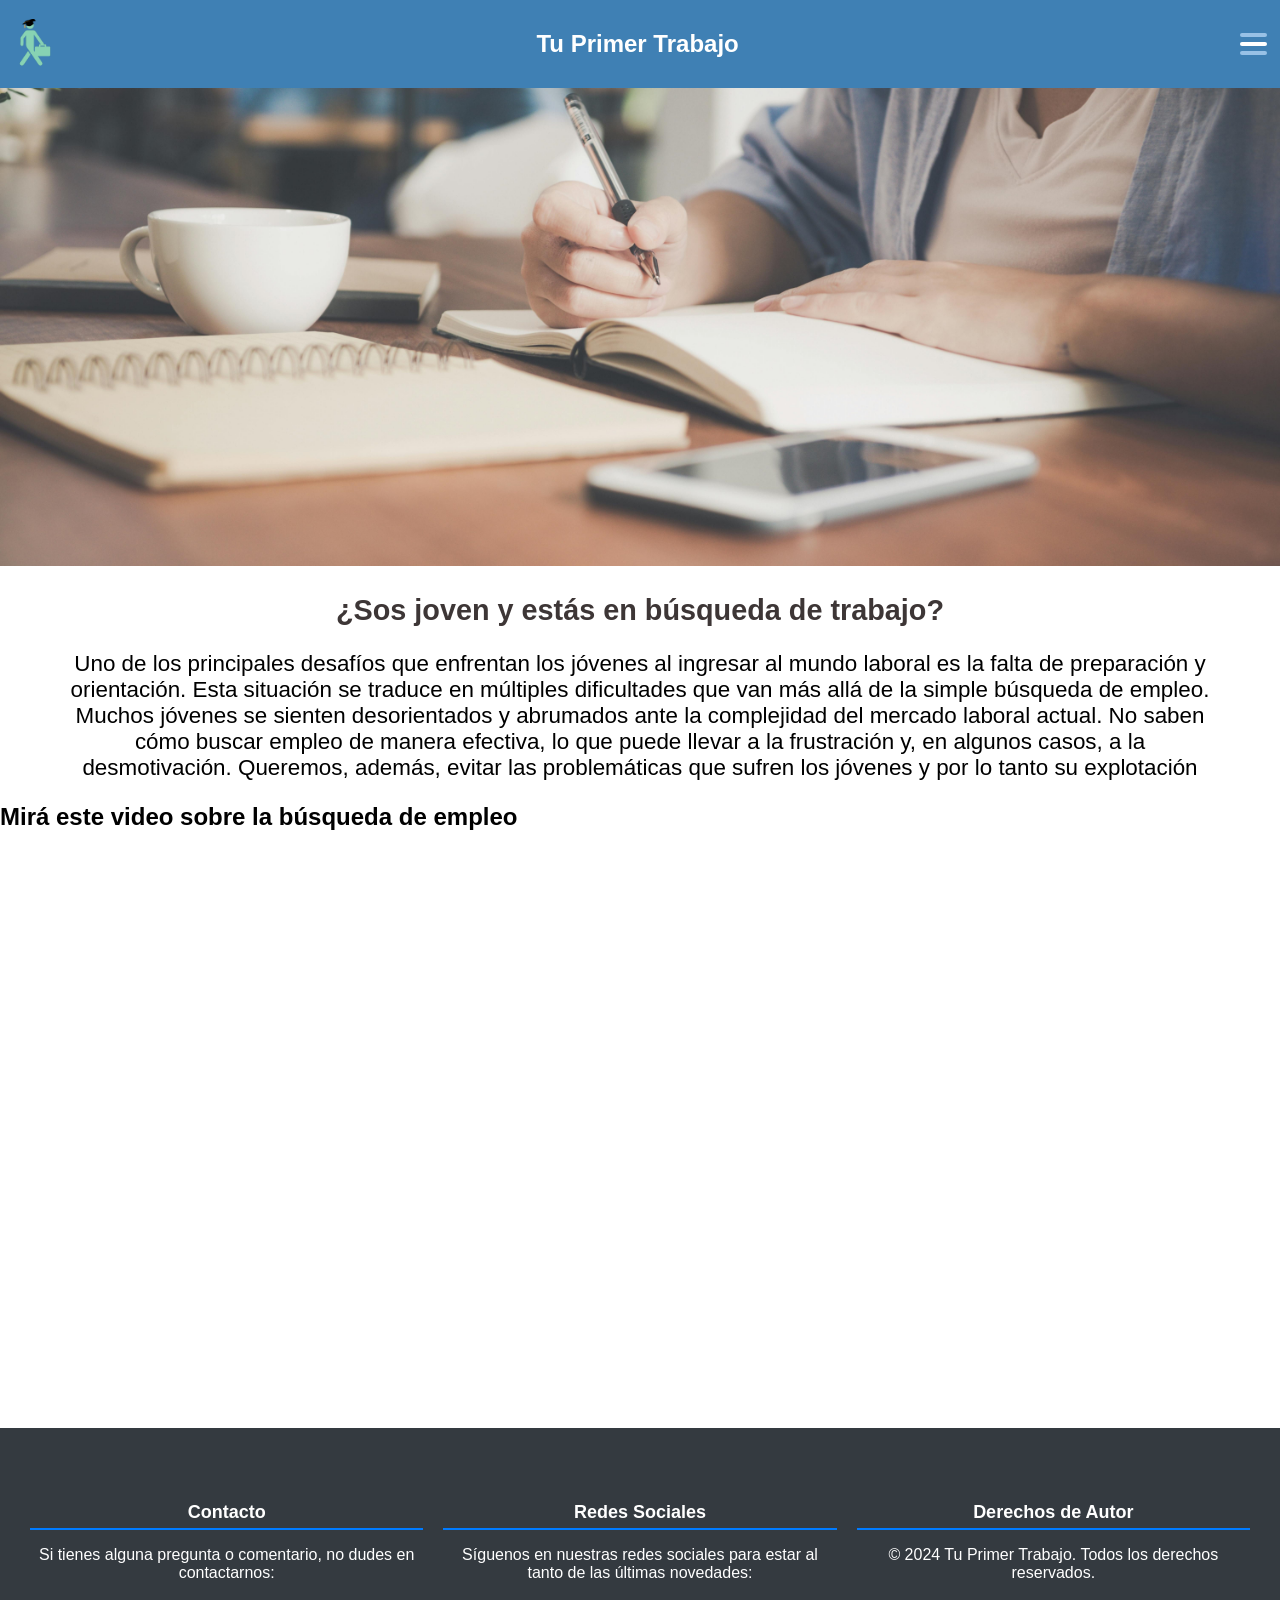
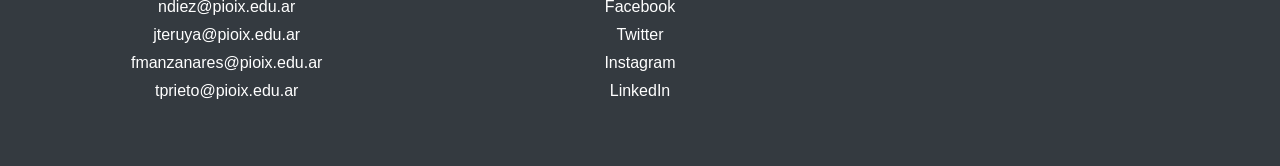
<file: index.html>
<!DOCTYPE html>
<html lang="es">
<head>
    <meta charset="UTF-8">
    <meta name="viewport" content="width=device-width, initial-scale=1.0">
    <title>Tu Primer Trabajo</title>
    <link rel="stylesheet" href="css/styles1.css">
    <script src="java/script.js"></script>
    <link rel="icon" href="img/logo.png">

</head>
<body>
    <header>
        <img class="logo" src="img/logo.png" title="logo">
        <h2 class="nombre">Tu Primer Trabajo</h2>
        <div class="hamburger" onclick="hamburger()">
            <span class="celeste"></span>
            <span class="blanco"></span>
            <span class="celeste"></span>
        </div>
    </header>
    <nav id="menu">
        <a href="html/index2.html">Leyes Laborales</a>
        <a href="html/index3.html">Modalidad Laboral</a>
        <a href="html/index4.html">Búsqueda de Trabajo</a>
    </nav>
    <div class="main">
        <img src="img/pexels-tirachard-kumtanom-112571-733856.jpg" title="Foto Trabajo" class="">
        <h2>¿Sos joven y estás en búsqueda de trabajo?</h2>
        <p>
            Uno de los principales desafíos que enfrentan los jóvenes al ingresar al mundo laboral es la falta de preparación y orientación. Esta situación se traduce en múltiples dificultades que van más allá de la simple búsqueda de empleo. Muchos jóvenes se sienten desorientados y abrumados ante la complejidad del mercado laboral actual. No saben cómo buscar empleo de manera efectiva, lo que puede llevar a la frustración y, en algunos casos, a la desmotivación. Queremos, además, evitar las problemáticas que sufren los jóvenes y por lo tanto su explotación
        </p>
    </div>
    <div class="video-container">
        <h2>Mirá este video sobre la búsqueda de empleo</h2>
        <iframe width="1500" height="573" src="https://www.youtube.com/embed/BjLDnlq3TyM" title="Jóvenes y explotación laboral | Rosa Vazquez Dichas | TEDxUC3MSalon" frameborder="0" allow="accelerometer; autoplay; clipboard-write; encrypted-media; gyroscope; picture-in-picture; web-share" referrerpolicy="strict-origin-when-cross-origin" allowfullscreen></iframe>    </div>
    <footer>
        <div class="footer-general">
            <div class="footer-seccion">
                <h4>Contacto</h4>
                <p>Si tienes alguna pregunta o comentario, no dudes en contactarnos:</p>
                <ul>
                    <li>ndiez@pioix.edu.ar</li>
                    <li>jteruya@pioix.edu.ar</li>
                    <li>fmanzanares@pioix.edu.ar</li>
                    <li>tprieto@pioix.edu.ar</li>
                </ul>
            </div>
            <div class="footer-seccion">
                <h4>Redes Sociales</h4>
                <p>Síguenos en nuestras redes sociales para estar al tanto de las últimas novedades:</p>
                <ul>
                    <li><a href="https://facebook.com" target="_blank">Facebook</a></li>
                    <li><a href="https://twitter.com" target="_blank">Twitter</a></li>
                    <li><a href="https://instagram.com" target="_blank">Instagram</a></li>
                    <li><a href="https://linkedin.com" target="_blank">LinkedIn</a></li>
                </ul>
            </div>
            <div class="footer-seccion">
                <h4>Derechos de Autor</h4>
                <p>&copy; 2024 Tu Primer Trabajo. Todos los derechos reservados.</p>
            </div>
        </div>
    </footer>
</body>
</html>
</file>
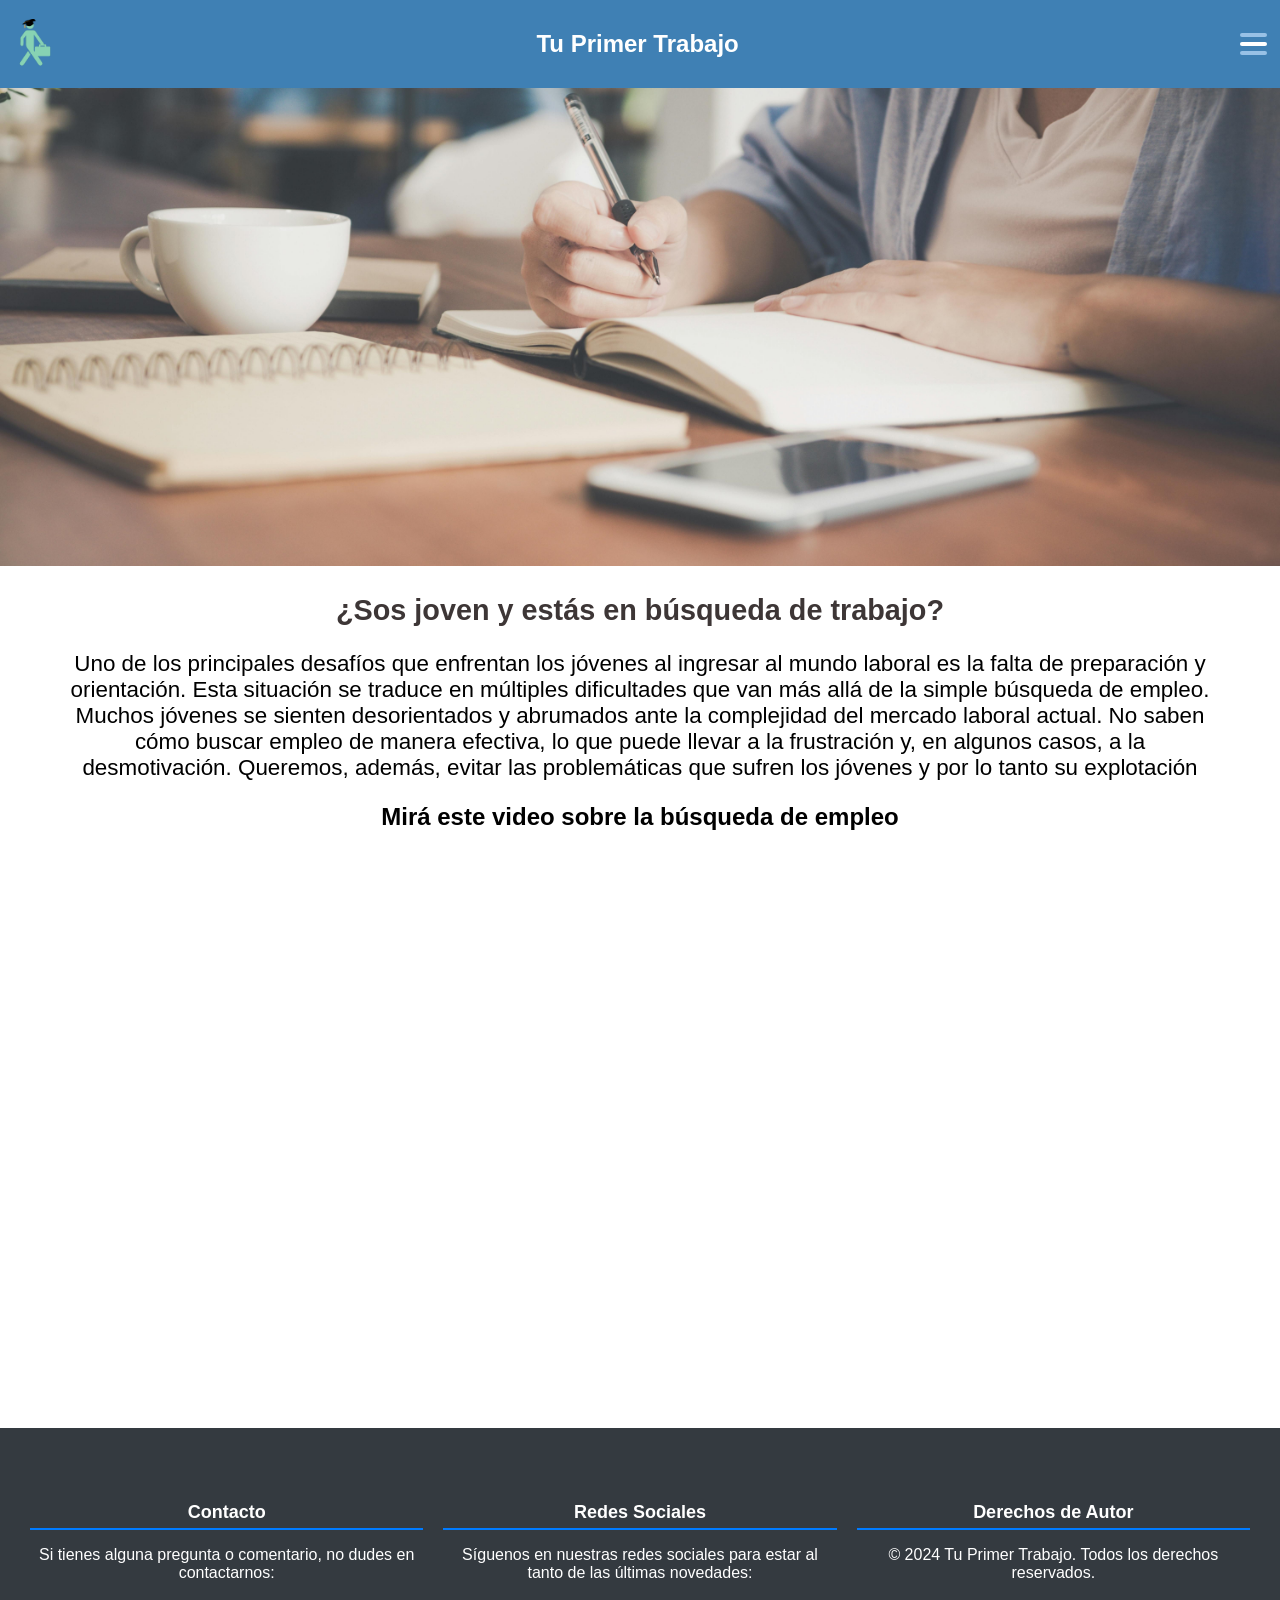
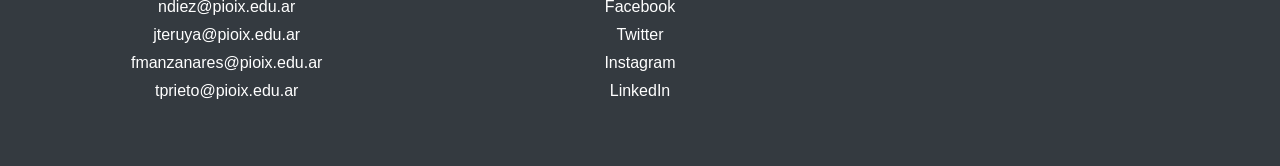
<file: ProyectoWebyFec-main/index.html>
<!DOCTYPE html>
<html lang="es">
<head>
    <meta charset="UTF-8">
    <meta name="viewport" content="width=device-width, initial-scale=1.0">
    <title>Tu Primer Trabajo</title>
    <link rel="stylesheet" href="css/styles1.css">
    <script src="java/script.js"></script>
    <link rel="icon" href="img/logo.png">
</head>
<body>
    <header>
        <img class="logo" src="img/logo.png" title="logo">
        <h2 class="nombre">Tu Primer Trabajo</h2>
        <div class="hamburger" onclick="hamburger()">
            <span class="celeste"></span>
            <span class="blanco"></span>
            <span class="celeste"></span>
        </div>
    </header>
    <nav id="menu">
        <a href="html/index2.html">Leyes Laborales</a>
        <a href="html/index3.html">Modalidad Laboral</a>
        <a href="html/index4.html">Búsqueda de Trabajo</a>
    </nav>
    <div class="main">
        <img src="img/pexels-tirachard-kumtanom-112571-733856.jpg" title="Foto Trabajo" class="">
        <h2>¿Sos joven y estás en búsqueda de trabajo?</h2>
        <p>
            Uno de los principales desafíos que enfrentan los jóvenes al ingresar al mundo laboral es la falta de preparación y orientación. Esta situación se traduce en múltiples dificultades que van más allá de la simple búsqueda de empleo. Muchos jóvenes se sienten desorientados y abrumados ante la complejidad del mercado laboral actual. No saben cómo buscar empleo de manera efectiva, lo que puede llevar a la frustración y, en algunos casos, a la desmotivación. Queremos, además, evitar las problemáticas que sufren los jóvenes y por lo tanto su explotación
        </p>
    </div>
    <div class="video-container">
        <h2>Mirá este video sobre la búsqueda de empleo</h2>
        <iframe width="1500" height="573" src="https://www.youtube.com/embed/BjLDnlq3TyM" title="Jóvenes y explotación laboral | Rosa Vazquez Dichas | TEDxUC3MSalon" frameborder="0" allow="accelerometer; autoplay; clipboard-write; encrypted-media; gyroscope; picture-in-picture; web-share" referrerpolicy="strict-origin-when-cross-origin" allowfullscreen></iframe>    </div>
    <footer>
        <div class="footer-general">
            <div class="footer-seccion">
                <h4>Contacto</h4>
                <p>Si tienes alguna pregunta o comentario, no dudes en contactarnos:</p>
                <ul>
                    <li>ndiez@pioix.edu.ar</li>
                    <li>jteruya@pioix.edu.ar</li>
                    <li>fmanzanares@pioix.edu.ar</li>
                    <li>tprieto@pioix.edu.ar</li>
                </ul>
            </div>
            <div class="footer-seccion">
                <h4>Redes Sociales</h4>
                <p>Síguenos en nuestras redes sociales para estar al tanto de las últimas novedades:</p>
                <ul>
                    <li><a href="https://facebook.com" target="_blank">Facebook</a></li>
                    <li><a href="https://twitter.com" target="_blank">Twitter</a></li>
                    <li><a href="https://instagram.com" target="_blank">Instagram</a></li>
                    <li><a href="https://linkedin.com" target="_blank">LinkedIn</a></li>
                </ul>
            </div>
            <div class="footer-seccion">
                <h4>Derechos de Autor</h4>
                <p>&copy; 2024 Tu Primer Trabajo. Todos los derechos reservados.</p>
            </div>
        </div>
    </footer>
</body>
</html>
</file>
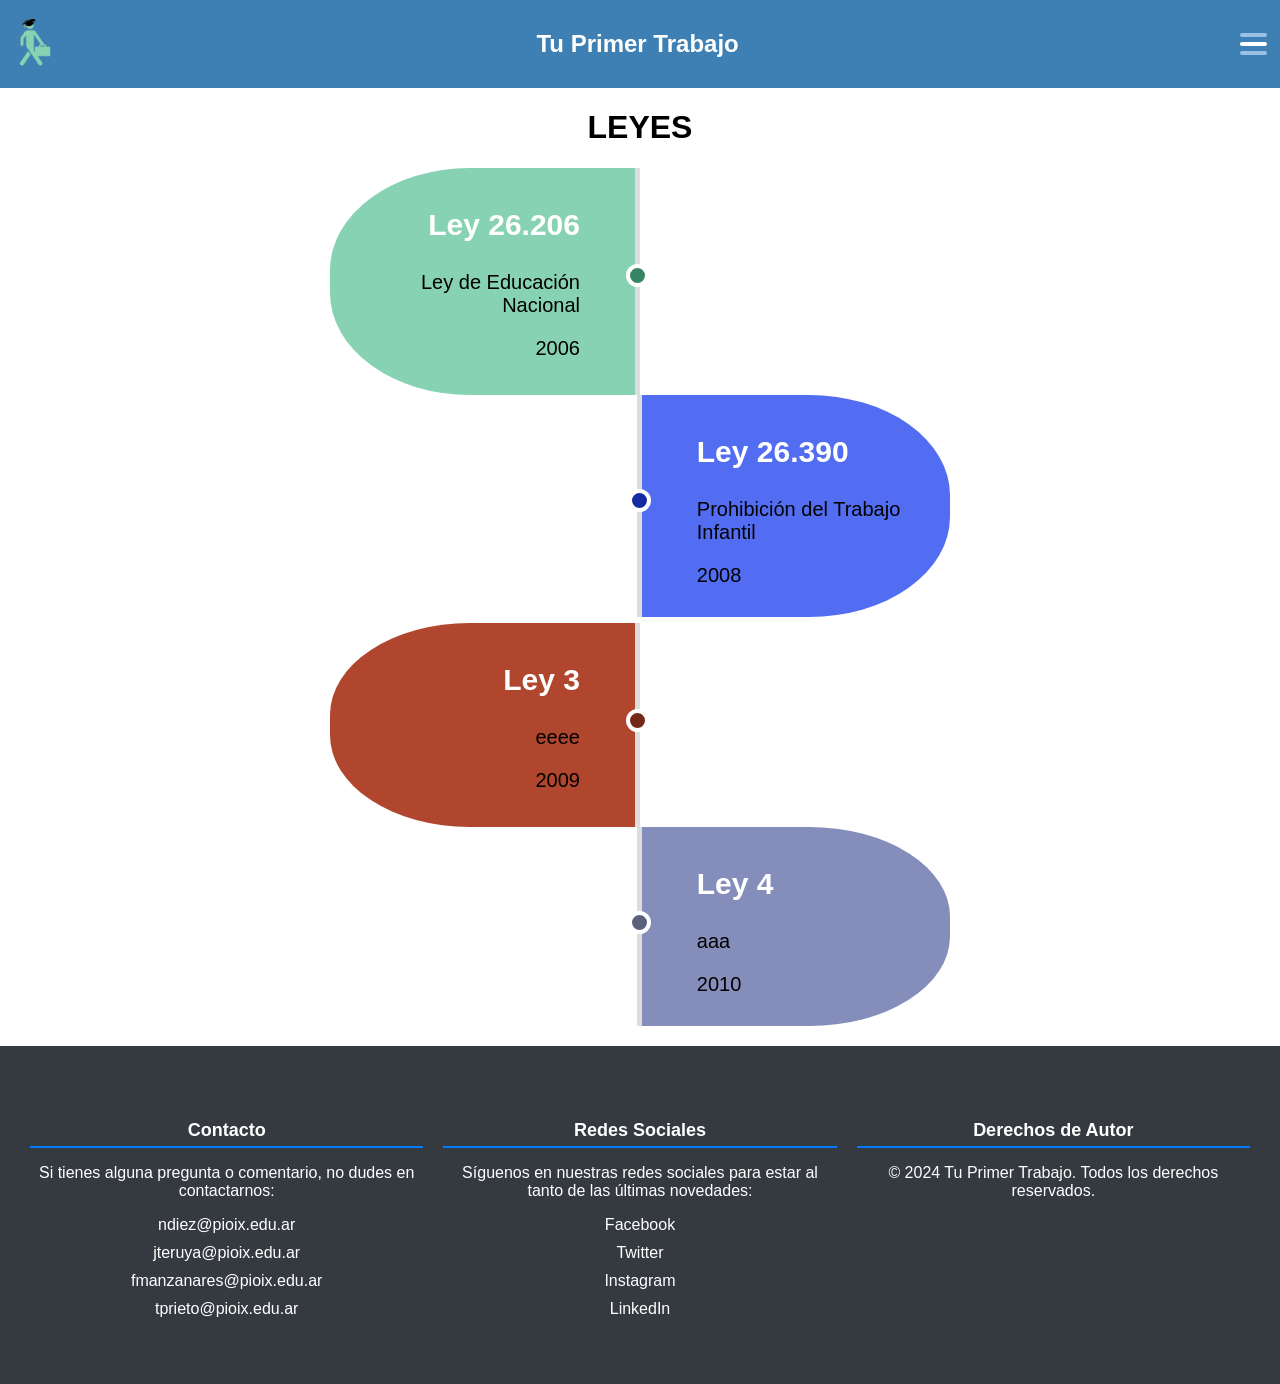
<file: html/index2.html>
<!DOCTYPE html>
<html lang="es">
<head>
    <meta charset="UTF-8">
    <meta name="viewport" content="width=device-width, initial-scale=1.0">
    <title>Tu Primer Trabajo</title>
    <link rel="stylesheet" href="../css/styles2.css">
    <script src="../java/script.js"></script>
    <link rel="icon" href="../img/logo.png">

</head>
<body>
    <header>
        <img class="logo" src="../img/logo.png" title="logo" onclick="window.location.href='../index.html'" style="cursor: pointer;">
        <h2 class="nombre">Tu Primer Trabajo</h2>
        <div class="hamburger" onclick="hamburger()">
            <span class="celeste"></span>
            <span class="blanco"></span>
            <span class="celeste"></span>
        </div>
    </header>
    <nav id="menu">
        <a href="../html/index3.html">Modalidad Laboral</a>
        <a href="../html/index4.html">Búsqueda de Trabajo</a>
    </nav>





    
    <main>

        <h1>LEYES</h1>

        <div class="aux"></div>
            <div class="contenedorLinea">

                <div class="ley1" onclick="window.location.href='ley26206.html'">
                    <section>
                        <p class="número"><b>Ley 26.206</b></p>
                        <p class="ley">Ley de Educación Nacional</p>
                        <div class="año">2006</div>
                    </section>
                </div>

                <div class="ley2" onclick="window.location.href='ley26390.html'">
                    <section>
                        <p class="número"><b>Ley 26.390</b></p>
                        <p class="ley">Prohibición del Trabajo Infantil</p>
                        <div class="año">2008</div>
                    </section>              
                </div>



                <div class="ley3" onclick="window.location.href='ley26206.html'">
                    <section>
                        <p class="número"><b>Ley 3</b></p>
                        <p class="ley">eeee</p>
                        <div class="año">2009</div>
                    </section>              
                </div>

                <div class="ley4" onclick="window.location.href='ley26390.html'">
                    <section>
                        <p class="número"><b>Ley 4</b></p>
                        <p class="ley">aaa</p>
                        <div class="año">2010</div>
                    </section>
                </div>

            </div>
        </div>
    </main>











    
    <footer>
        <div class="footer-general">
            <div class="footer-seccion">
                <h4>Contacto</h4>
                <p>Si tienes alguna pregunta o comentario, no dudes en contactarnos:</p>
                <ul>
                    <li>ndiez@pioix.edu.ar</li>
                    <li>jteruya@pioix.edu.ar</li>
                    <li>fmanzanares@pioix.edu.ar</li>
                    <li>tprieto@pioix.edu.ar</li>
                </ul>
            </div>
            <div class="footer-seccion">
                <h4>Redes Sociales</h4>
                <p>Síguenos en nuestras redes sociales para estar al tanto de las últimas novedades:</p>
                <ul>
                    <li><a href="https://facebook.com" target="_blank">Facebook</a></li>
                    <li><a href="https://twitter.com" target="_blank">Twitter</a></li>
                    <li><a href="https://instagram.com" target="_blank">Instagram</a></li>
                    <li><a href="https://linkedin.com" target="_blank">LinkedIn</a></li>
                </ul>
            </div>
            <div class="footer-seccion">
                <h4>Derechos de Autor</h4>
                <p>&copy; 2024 Tu Primer Trabajo. Todos los derechos reservados.</p>
            </div>
        </div>
    </footer>
</body>
</html>
</file>
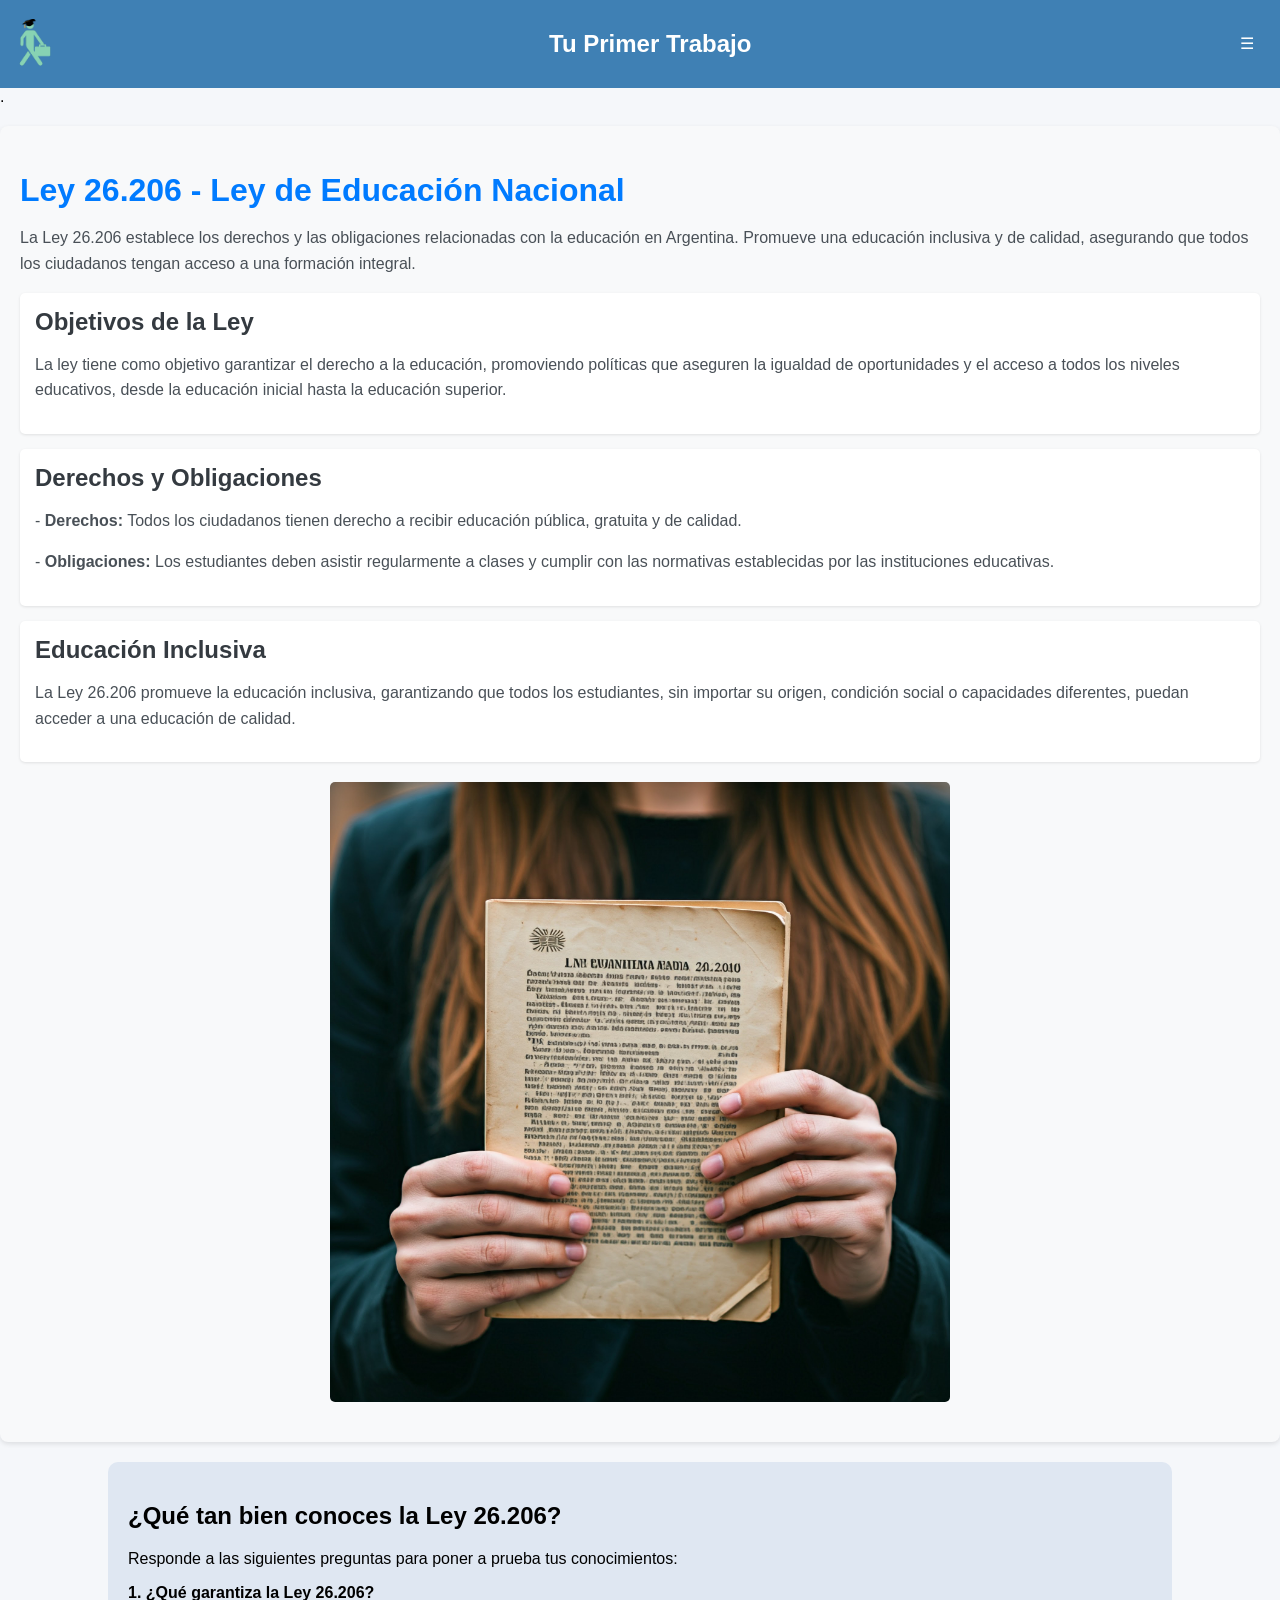
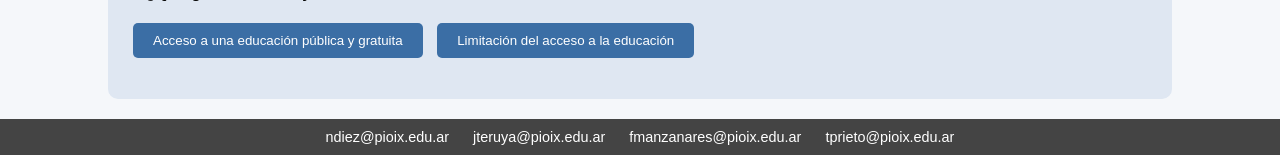
<file: html/index2_2.html>
<!DOCTYPE html>
<html lang="es">
<head>
    <meta charset="UTF-8">
    <meta name="viewport" content="width=device-width, initial-scale=1.0">
    <title>Ley 26.206 - Educación Nacional</title>
    <link rel="stylesheet" href="../css/styles2_2.css">
    <script src="../java/script.js" defer></script>
</head>
<body>
    <header>
        <img class="logo" src="../img/logo.png" title="logo" onclick="window.location.href='../index.html'" style="cursor: pointer;">
        <h2 class="nombre">Tu Primer Trabajo</h2>
        <div class="hamburger" onclick="hamburger()">&#9776;</div>
    </header>
    <nav id="menu">
        <a href="../html/index2.html">Leyes Laborales</a>
        <a href="../html/index3.html">Modalidad Laboral</a>
        <a href="../html/index4.html">Búsqueda de Trabajo</a>
    </nav>.

    <section class="law-info">
        <h1>Ley 26.206 - Ley de Educación Nacional</h1>
        <p>
            La Ley 26.206 establece los derechos y las obligaciones relacionadas con la educación en Argentina. Promueve una educación inclusiva y de calidad, 
            asegurando que todos los ciudadanos tengan acceso a una formación integral.
        </p>

        <div class="info-box">
            <h3>Objetivos de la Ley</h3>
            <p>
                La ley tiene como objetivo garantizar el derecho a la educación, promoviendo políticas que aseguren la igualdad de oportunidades y el acceso 
                a todos los niveles educativos, desde la educación inicial hasta la educación superior.
            </p>
        </div>

        <div class="info-box">
            <h3>Derechos y Obligaciones</h3>
            <p>
                - <strong>Derechos:</strong> Todos los ciudadanos tienen derecho a recibir educación pública, gratuita y de calidad.
            </p>
            <p>
                - <strong>Obligaciones:</strong> Los estudiantes deben asistir regularmente a clases y cumplir con las normativas establecidas por las instituciones educativas.
            </p>
        </div>

        <div class="info-box">
            <h3>Educación Inclusiva</h3>
            <p>
                La Ley 26.206 promueve la educación inclusiva, garantizando que todos los estudiantes, sin importar su origen, condición social o capacidades 
                diferentes, puedan acceder a una educación de calidad.
            </p>
        </div>

        <img src="../img/ley_26.206.jpg" alt="Ley 26.206" style="width: 50%; height: auto;">
    </section>

    <section class="quiz-section">
        <h2>¿Qué tan bien conoces la Ley 26.206?</h2>
        <p>Responde a las siguientes preguntas para poner a prueba tus conocimientos:</p>
        <div class="quiz">
            <p><strong>1. ¿Qué garantiza la Ley 26.206?</strong></p>
            <button onclick="checkAnswer(2, true)">Acceso a una educación pública y gratuita</button>
            <button onclick="checkAnswer(2, false)">Limitación del acceso a la educación</button>
            <p id="answer2" class="answer"></p>
        </div>
    </section>

    <footer>
        <a href="mailto:ndiez@pioix.edu.ar">ndiez@pioix.edu.ar</a>
        <a href="mailto:jteruya@pioix.edu.ar">jteruya@pioix.edu.ar</a>
        <a href="mailto:fmanzanares@pioix.edu.ar">fmanzanares@pioix.edu.ar</a>
        <a href="mailto:tprieto@pioix.edu.ar">tprieto@pioix.edu.ar</a>
    </footer>
</body>
</html>
</file>
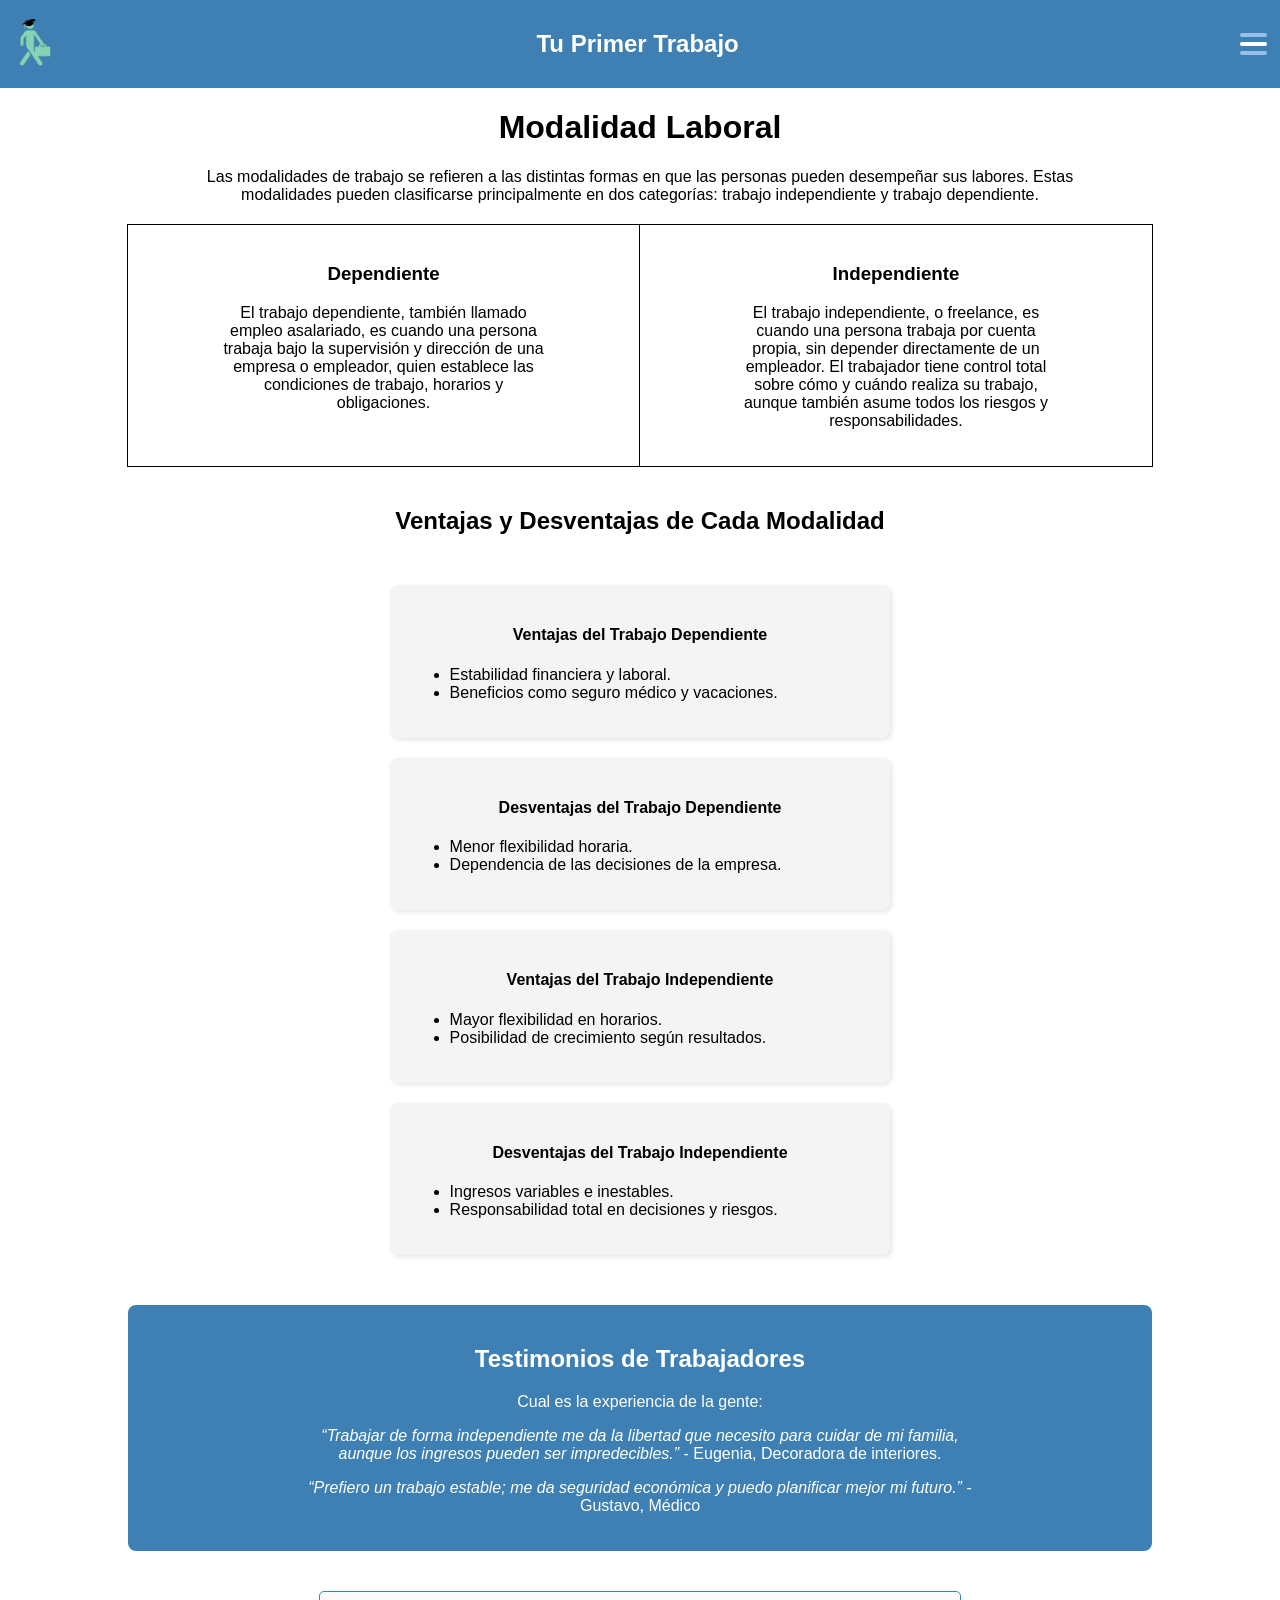
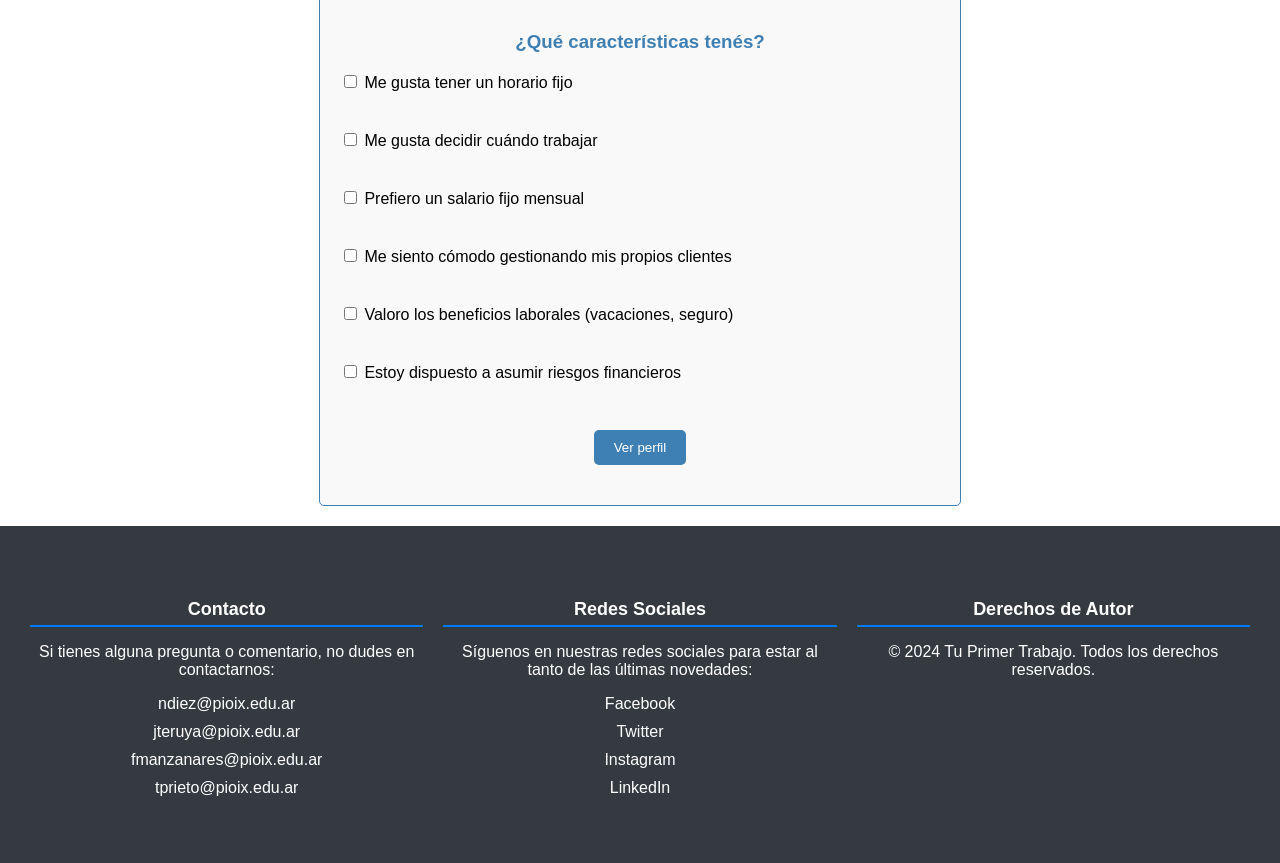
<file: html/index3.html>
<!DOCTYPE html>
<html lang="es">
<head>
    <meta charset="UTF-8">
    <meta name="viewport" content="width=device-width, initial-scale=1.0">
    <title>Tu Primer Trabajo</title>
    <link rel="stylesheet" href="../css/styles3.css">
    <script src="../java/script.js"></script>
    <link rel="icon" href="../img/logo.png">

</head>
<body>
    <header>
        <img class="logo" src="../img/logo.png" title="logo" onclick="window.location.href='../index.html'" style="cursor: pointer;">
        <h2 class="nombre">Tu Primer Trabajo</h2>
        <div class="hamburger" onclick="hamburger()">
            <span class="celeste"></span>
            <span class="blanco"></span>
            <span class="celeste"></span>
        </div>
    </header>
    <nav id="menu">
        <a href="../html/index2.html">Leyes Laborales</a>
        <a href="../html/index4.html">Búsqueda de Trabajo</a>
    </nav>
    <main>
        <div>
            <h1>Modalidad Laboral</h1>
            <p>Las modalidades de trabajo se refieren a las distintas formas en que las personas pueden desempeñar sus labores. Estas modalidades pueden clasificarse principalmente en dos categorías: trabajo independiente y trabajo dependiente.</p>
        </div>
        <div class="cuadro">
            <div class="dependiente">
                <h3>Dependiente</h3>
                <p>El trabajo dependiente, también llamado empleo asalariado, es cuando una persona trabaja bajo la supervisión y dirección de una empresa o empleador, quien establece las condiciones de trabajo, horarios y obligaciones.</p>
            </div>
            <div id="independiente">
                <h3>Independiente</h3>
                <p>El trabajo independiente, o freelance, es cuando una persona trabaja por cuenta propia, sin depender directamente de un empleador. El trabajador tiene control total sobre cómo y cuándo realiza su trabajo, aunque también asume todos los riesgos y responsabilidades.</p>
            </div>
        </div>
        <div id="ventajas" class="ventajas">
            <h2>Ventajas y Desventajas de Cada Modalidad</h2>
            <div class="ventajas-cuadro">
                <div class="ventaja">
                    <h4>Ventajas del Trabajo Dependiente</h4>
                    <ul>
                        <li>Estabilidad financiera y laboral.</li>
                        <li>Beneficios como seguro médico y vacaciones.</li>
                    </ul>
                </div>
                <div class="ventaja">
                    <h4>Desventajas del Trabajo Dependiente</h4>
                    <ul>
                        <li>Menor flexibilidad horaria.</li>
                        <li>Dependencia de las decisiones de la empresa.</li>
                    </ul>
                </div>
                <div class="ventaja">
                    <h4>Ventajas del Trabajo Independiente</h4>
                    <ul>
                        <li>Mayor flexibilidad en horarios.</li>
                        <li>Posibilidad de crecimiento según resultados.</li>
                    </ul>
                </div>
                <div class="ventaja">
                    <h4>Desventajas del Trabajo Independiente</h4>
                    <ul>
                        <li>Ingresos variables e inestables.</li>
                        <li>Responsabilidad total en decisiones y riesgos.</li>
                    </ul>
                </div>
            </div>
        </div>
        <div id="testimonios" class="testimonios">
            <h2>Testimonios de Trabajadores</h2>
            <p>Cual es la experiencia de la gente:</p>
            <div class="testimonio">
                <p><em>“Trabajar de forma independiente me da la libertad que necesito para cuidar de mi familia, aunque los ingresos pueden ser impredecibles.”</em> - Eugenia, Decoradora de interiores.</p>
            </div>
            <div class="testimonio">
                <p><em>“Prefiero un trabajo estable; me da seguridad económica y puedo planificar mejor mi futuro.”</em> - Gustavo, Médico</p>
            </div>
        </div>
    </main>

    <div class="lista">
        <h3>¿Qué características tenés?</h3>
        <form id="formulario">
            <label><input type="checkbox" name="dependiente1"> Me gusta tener un horario fijo</label><br>
            <label><input type="checkbox" name="independiente1"> Me gusta decidir cuándo trabajar</label><br>
            <label><input type="checkbox" name="dependiente2"> Prefiero un salario fijo mensual</label><br>
            <label><input type="checkbox" name="independiente2"> Me siento cómodo gestionando mis propios clientes</label><br>
            <label><input type="checkbox" name="dependiente3"> Valoro los beneficios laborales (vacaciones, seguro)</label><br>
            <label><input type="checkbox" name="independiente3"> Estoy dispuesto a asumir riesgos financieros</label><br>
            <button type="button" onclick="calcularPerfil()">Ver perfil</button>
        </form>
        <div class="resultado" id="resultado"></div>
    </div>
    
    <footer>
        <div class="footer-general">
            <div class="footer-seccion">
                <h4>Contacto</h4>
                <p>Si tienes alguna pregunta o comentario, no dudes en contactarnos:</p>
                <ul>
                    <li>ndiez@pioix.edu.ar</li>
                    <li>jteruya@pioix.edu.ar</li>
                    <li>fmanzanares@pioix.edu.ar</li>
                    <li>tprieto@pioix.edu.ar</li>
                </ul>
            </div>
            <div class="footer-seccion">
                <h4>Redes Sociales</h4>
                <p>Síguenos en nuestras redes sociales para estar al tanto de las últimas novedades:</p>
                <ul>
                    <li><a href="https://facebook.com" target="_blank">Facebook</a></li>
                    <li><a href="https://twitter.com" target="_blank">Twitter</a></li>
                    <li><a href="https://instagram.com" target="_blank">Instagram</a></li>
                    <li><a href="https://linkedin.com" target="_blank">LinkedIn</a></li>
                </ul>
            </div>
            <div class="footer-seccion">
                <h4>Derechos de Autor</h4>
                <p>&copy; 2024 Tu Primer Trabajo. Todos los derechos reservados.</p>
            </div>
        </div>
    </footer>
</body>
</html>
</file>
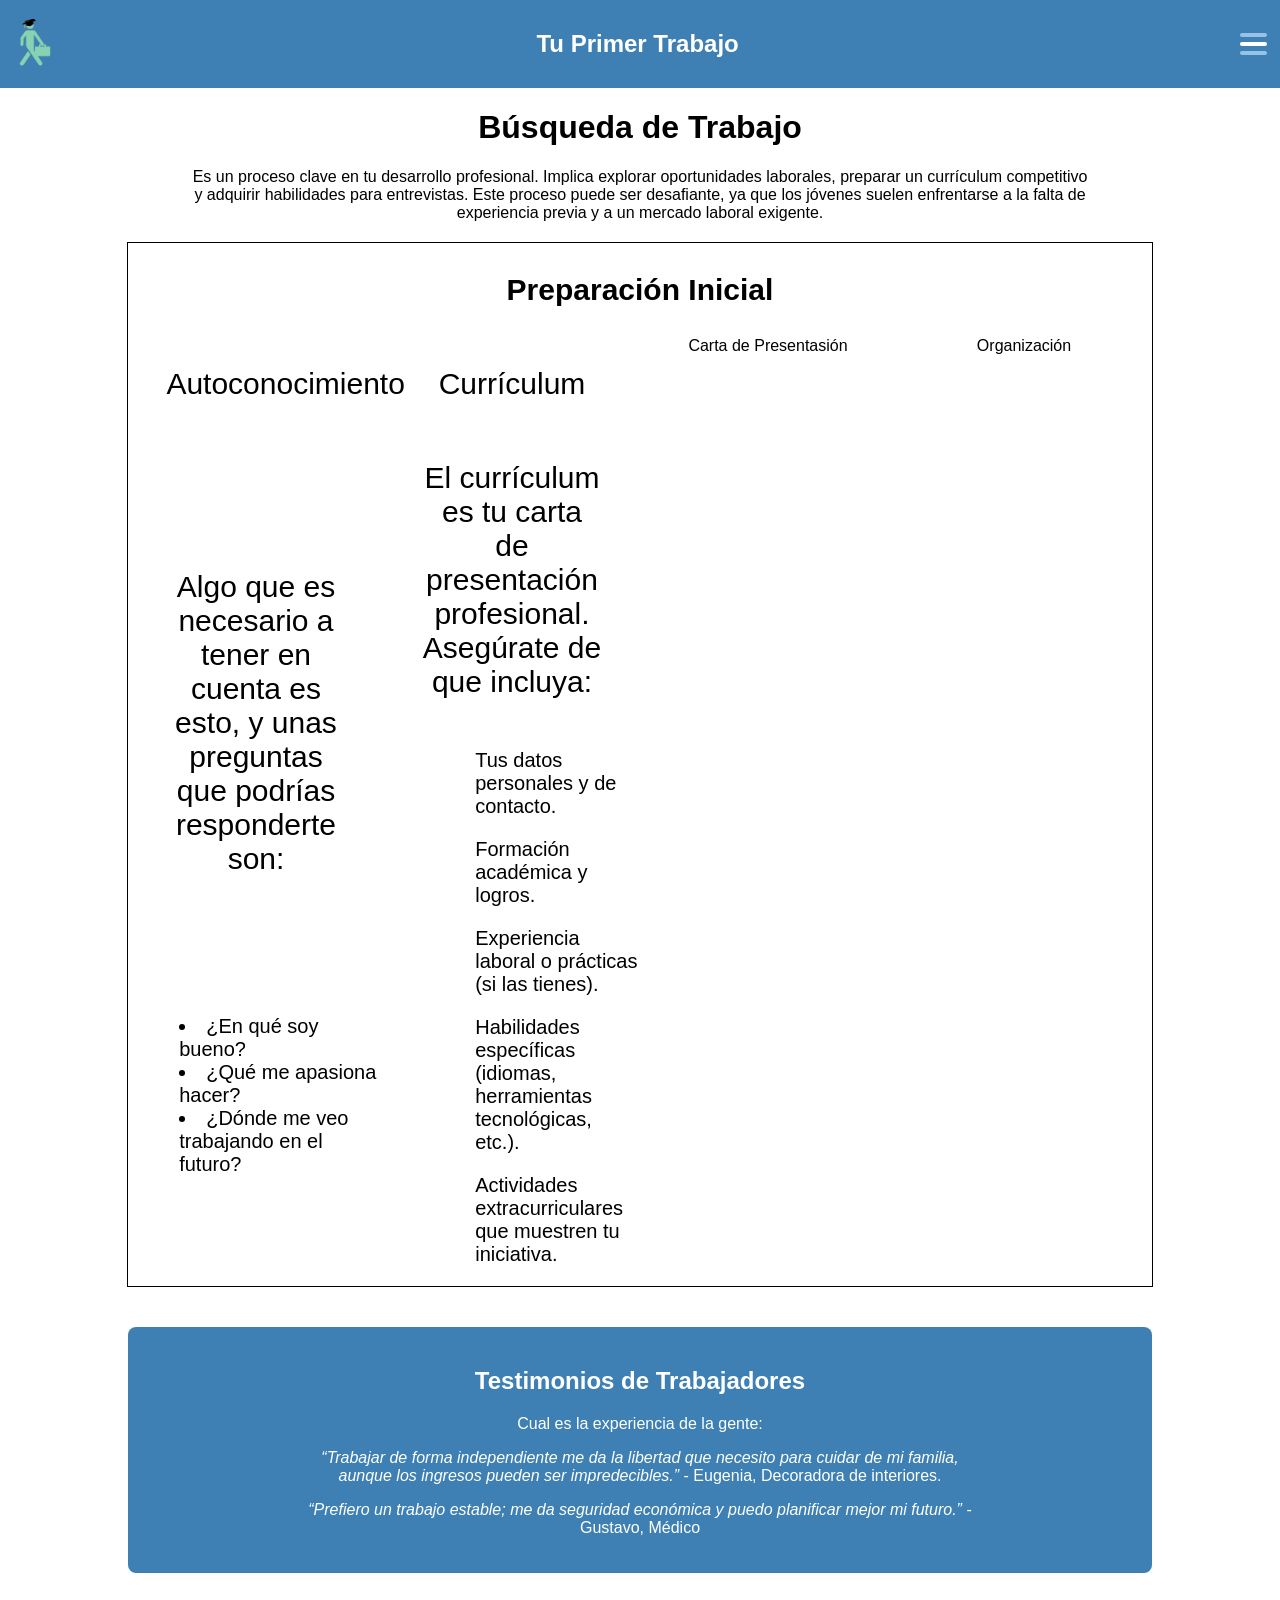
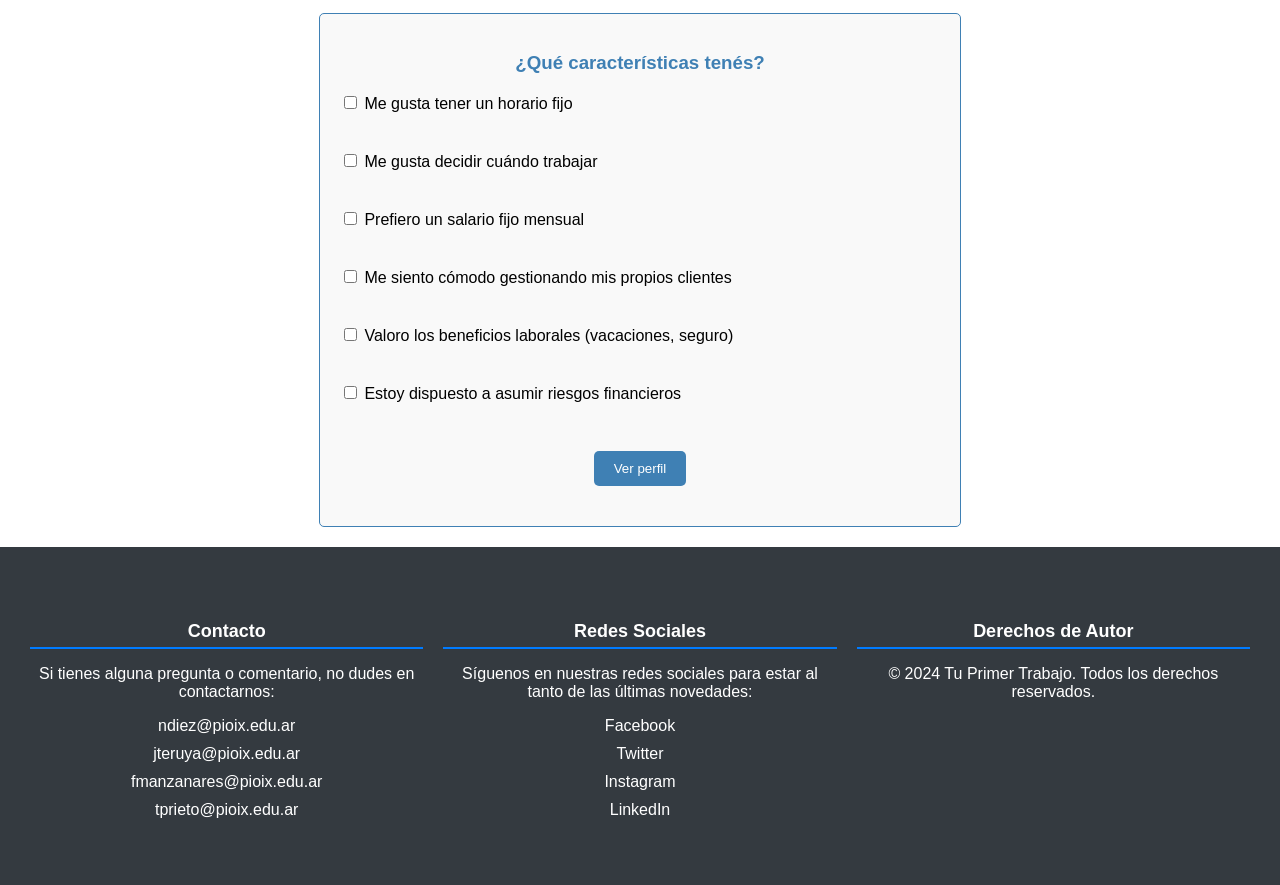
<file: html/index4.html>
<!DOCTYPE html>
<html lang="es">
<head>
    <meta charset="UTF-8">
    <meta name="viewport" content="width=device-width, initial-scale=1.0">
    <title>Tu Primer Trabajo</title>
    <link rel="stylesheet" href="../css/styles4.css">
    <script src="../java/script.js"></script>
    <link rel="icon" href="../img/logo.png">

</head>
<body>
    <header>
        <img class="logo" src="../img/logo.png" title="logo" onclick="window.location.href='../index.html'" style="cursor: pointer;">
        <h2 class="nombre">Tu Primer Trabajo</h2>
        <div class="hamburger" onclick="hamburger()">
            <span class="celeste"></span>
            <span class="blanco"></span>
            <span class="celeste"></span>
        </div>
    </header>
    <nav id="menu">
        <a href="../html/index2.html">Leyes Laborales</a>
        <a href="../html/index4.html">Búsqueda de Trabajo</a>
    </nav>
    <main>
        <div>
            <h1>Búsqueda de Trabajo</h1>
            <p>Es un proceso clave en tu desarrollo profesional. Implica explorar oportunidades laborales, preparar un currículum competitivo y adquirir habilidades para entrevistas. Este proceso puede ser desafiante, ya que los jóvenes suelen enfrentarse a la falta de experiencia previa y a un mercado laboral exigente.</p>
        </div>
        <div class="cuadro">
            <p><b>Preparación Inicial</b></p>
            <div class="grilla">
                <div class="info">
                    <p>Autoconocimiento</p>
                    <p class="class">Algo que es necesario a tener en cuenta es esto, y unas preguntas que podrías responderte son:</p>
                    <div>
                        <li>¿En qué soy bueno?</ul>
                        <li>¿Qué me apasiona hacer?</ul>
                        <li>¿Dónde me veo trabajando en el futuro?</ul>
                    </div>
                    
                    
                </div>
                <div class="info">
                    <p>Currículum</p>
                    <p>El currículum es tu carta de presentación profesional. Asegúrate de que incluya:</p>
                    <div>
                        <ul>Tus datos personales y de contacto.</ul>
                        <ul>Formación académica y logros.</ul>
                        <ul>Experiencia laboral o prácticas (si las tienes).</ul>
                        <ul>Habilidades específicas (idiomas, herramientas tecnológicas, etc.).</ul>
                        <ul>Actividades extracurriculares que muestren tu iniciativa.</ul>
                    </div>
                </div>
                <div>Carta de Presentasión</div>
                <div>Organización</div>
            </div>
        </div>
        
        <div id="testimonios" class="testimonios">
            <h2>Testimonios de Trabajadores</h2>
            <p>Cual es la experiencia de la gente:</p>
            <div class="testimonio">
                <p><em>“Trabajar de forma independiente me da la libertad que necesito para cuidar de mi familia, aunque los ingresos pueden ser impredecibles.”</em> - Eugenia, Decoradora de interiores.</p>
            </div>
            <div class="testimonio">
                <p><em>“Prefiero un trabajo estable; me da seguridad económica y puedo planificar mejor mi futuro.”</em> - Gustavo, Médico</p>
            </div>
        </div>
    </main>

    <div class="lista">
        <h3>¿Qué características tenés?</h3>
        <form id="formulario">
            <label><input type="checkbox" name="dependiente1"> Me gusta tener un horario fijo</label><br>
            <label><input type="checkbox" name="independiente1"> Me gusta decidir cuándo trabajar</label><br>
            <label><input type="checkbox" name="dependiente2"> Prefiero un salario fijo mensual</label><br>
            <label><input type="checkbox" name="independiente2"> Me siento cómodo gestionando mis propios clientes</label><br>
            <label><input type="checkbox" name="dependiente3"> Valoro los beneficios laborales (vacaciones, seguro)</label><br>
            <label><input type="checkbox" name="independiente3"> Estoy dispuesto a asumir riesgos financieros</label><br>
            <button type="button" onclick="calcularPerfil()">Ver perfil</button>
        </form>
        <div class="resultado" id="resultado"></div>
    </div>
    
    <footer>
        <div class="footer-general">
            <div class="footer-seccion">
                <h4>Contacto</h4>
                <p>Si tienes alguna pregunta o comentario, no dudes en contactarnos:</p>
                <ul>
                    <li>ndiez@pioix.edu.ar</li>
                    <li>jteruya@pioix.edu.ar</li>
                    <li>fmanzanares@pioix.edu.ar</li>
                    <li>tprieto@pioix.edu.ar</li>
                </ul>
            </div>
            <div class="footer-seccion">
                <h4>Redes Sociales</h4>
                <p>Síguenos en nuestras redes sociales para estar al tanto de las últimas novedades:</p>
                <ul>
                    <li><a href="https://facebook.com" target="_blank">Facebook</a></li>
                    <li><a href="https://twitter.com" target="_blank">Twitter</a></li>
                    <li><a href="https://instagram.com" target="_blank">Instagram</a></li>
                    <li><a href="https://linkedin.com" target="_blank">LinkedIn</a></li>
                </ul>
            </div>
            <div class="footer-seccion">
                <h4>Derechos de Autor</h4>
                <p>&copy; 2024 Tu Primer Trabajo. Todos los derechos reservados.</p>
            </div>
        </div>
    </footer>
</body>
</html>
</file>
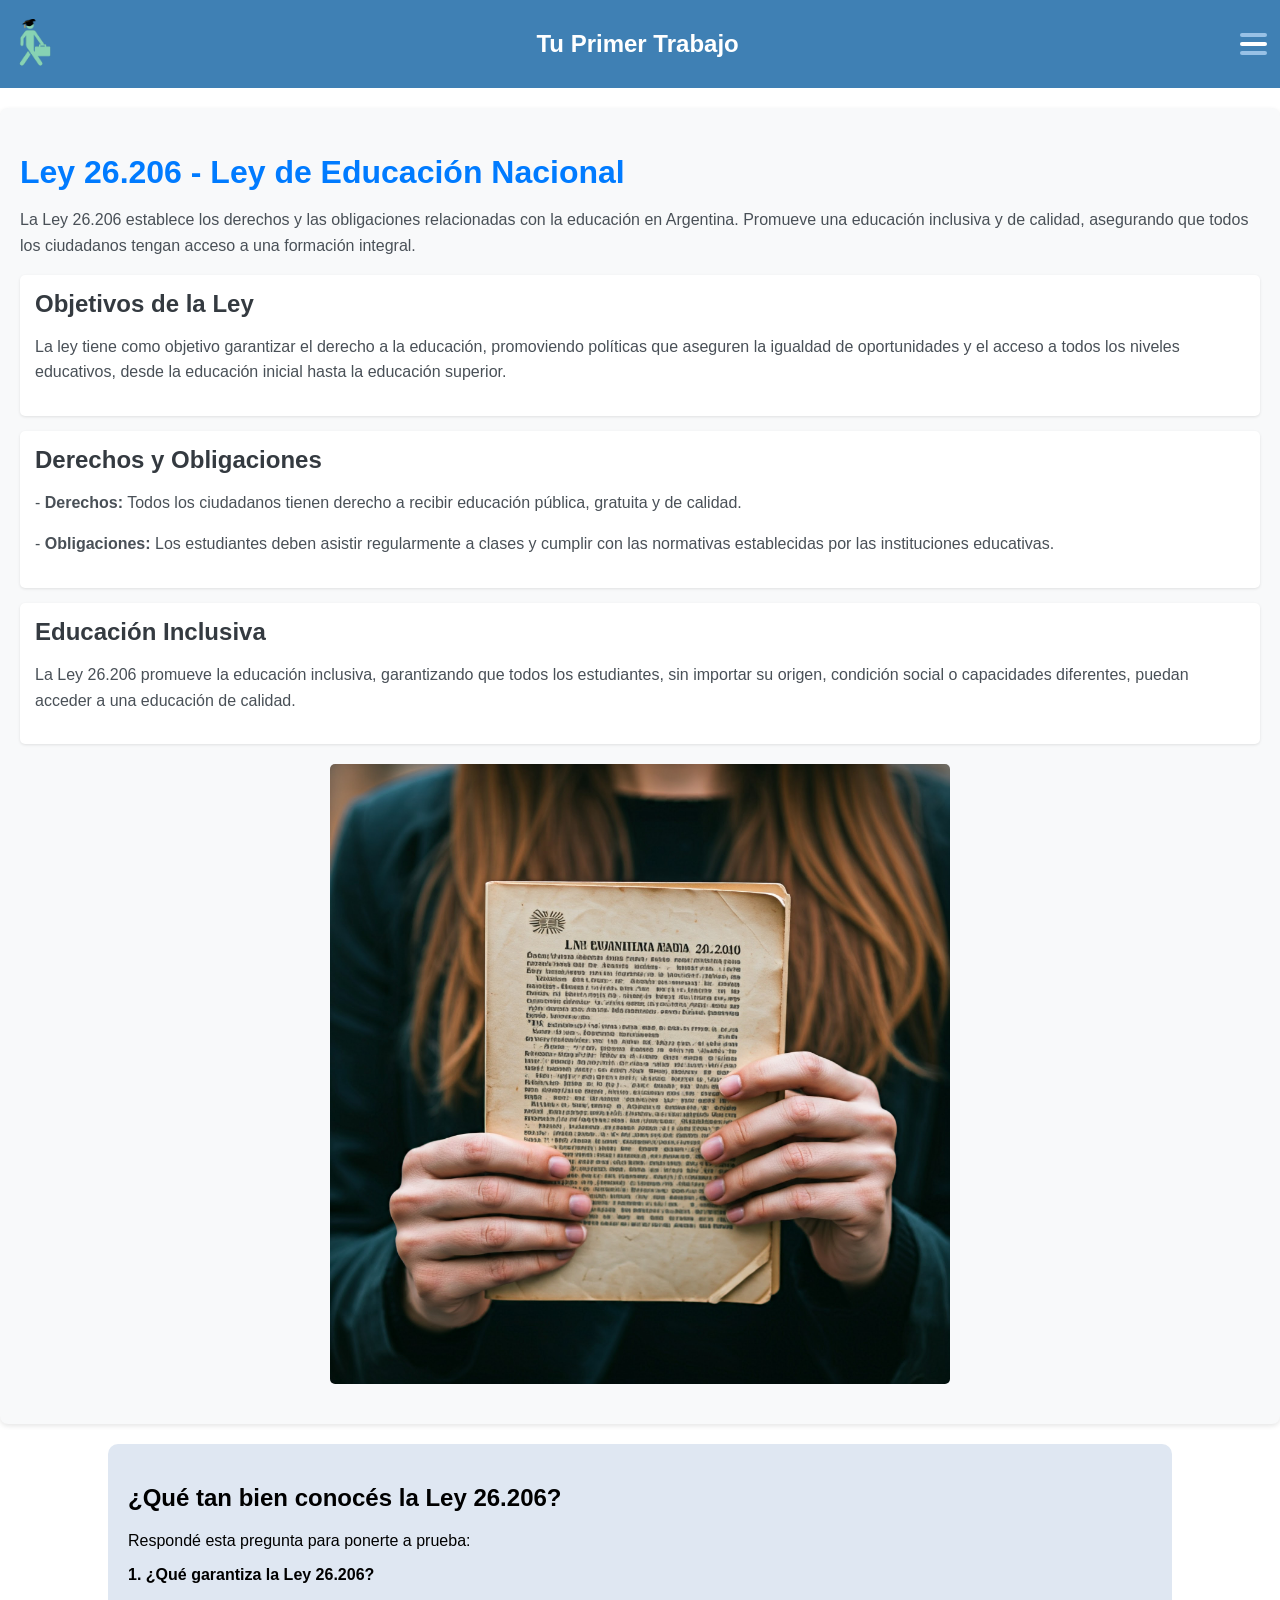
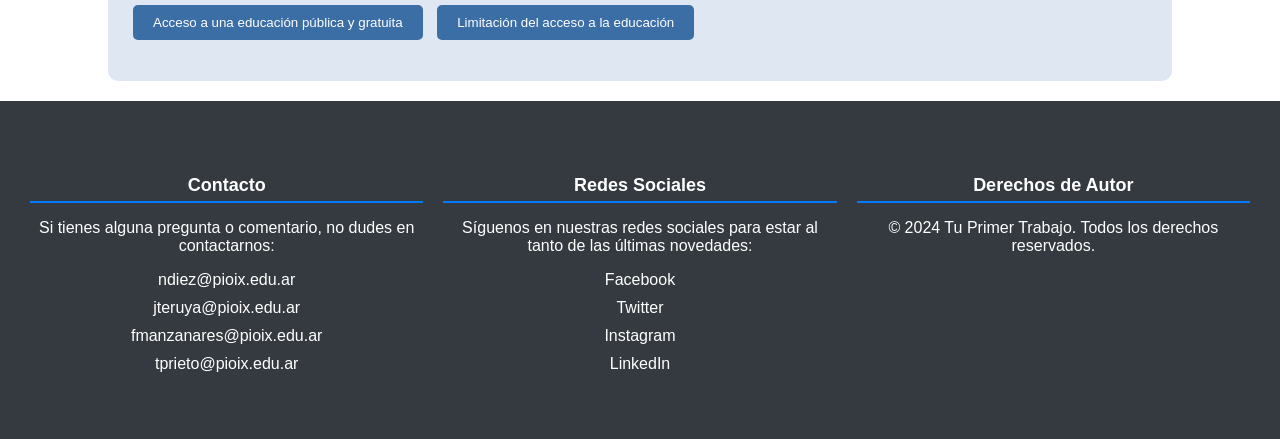
<file: html/ley26206.html>
<!DOCTYPE html>
<html lang="es">
<head>
    <meta charset="UTF-8">
    <meta name="viewport" content="width=device-width, initial-scale=1.0">
    <title>Ley 26.206 - Educación Nacional</title>
    <link rel="stylesheet" href="../css/ley26206.css">
    <script src="../java/script.js" defer></script>
    <link rel="icon" href="../img/logo.png">

</head>
<body>
    <header>
        <img class="logo" src="../img/logo.png" title="logo" onclick="window.location.href='../index.html'" style="cursor: pointer;">
        <h2 class="nombre">Tu Primer Trabajo</h2>
        <div class="hamburger" onclick="hamburger()">
            <span class="celeste"></span>
            <span class="blanco"></span>
            <span class="celeste"></span>
        </div>
    </header>
    <nav id="menu">
        <a href="../html/index3.html">Modalidad Laboral</a>
        <a href="../html/index4.html">Búsqueda de Trabajo</a>
    </nav>

    <section class="law-info">
        <h1>Ley 26.206 - Ley de Educación Nacional</h1>
        <p>
            La Ley 26.206 establece los derechos y las obligaciones relacionadas con la educación en Argentina. Promueve una educación inclusiva y de calidad, 
            asegurando que todos los ciudadanos tengan acceso a una formación integral.
        </p>

        <div class="info-box">
            <h3>Objetivos de la Ley</h3>
            <p>
                La ley tiene como objetivo garantizar el derecho a la educación, promoviendo políticas que aseguren la igualdad de oportunidades y el acceso 
                a todos los niveles educativos, desde la educación inicial hasta la educación superior.
            </p>
        </div>

        <div class="info-box">
            <h3>Derechos y Obligaciones</h3>
            <p>
                - <strong>Derechos:</strong> Todos los ciudadanos tienen derecho a recibir educación pública, gratuita y de calidad.
            </p>
            <p>
                - <strong>Obligaciones:</strong> Los estudiantes deben asistir regularmente a clases y cumplir con las normativas establecidas por las instituciones educativas.
            </p>
        </div>

        <div class="info-box">
            <h3>Educación Inclusiva</h3>
            <p>
                La Ley 26.206 promueve la educación inclusiva, garantizando que todos los estudiantes, sin importar su origen, condición social o capacidades 
                diferentes, puedan acceder a una educación de calidad.
            </p>
        </div>

        <img src="../img/ley_26.206.jpg" alt="Ley 26.206" style="width: 50%; height: auto;">
    </section>

    <section class="quiz-section">
        <h2>¿Qué tan bien conocés la Ley 26.206?</h2>
        <p>Respondé esta pregunta para ponerte a prueba:</p>
        <div class="quiz">
            <p><strong>1. ¿Qué garantiza la Ley 26.206?</strong></p>
            <button onclick="respusta(2, true)">Acceso a una educación pública y gratuita</button>
            <button onclick="respusta(2, false)">Limitación del acceso a la educación</button>
            <p id="answer2" class="answer"></p>
        </div>
    </section>

    <footer>
        <div class="footer-general">
            <div class="footer-seccion">
                <h4>Contacto</h4>
                <p>Si tienes alguna pregunta o comentario, no dudes en contactarnos:</p>
                <ul>
                    <li>ndiez@pioix.edu.ar</li>
                    <li>jteruya@pioix.edu.ar</li>
                    <li>fmanzanares@pioix.edu.ar</li>
                    <li>tprieto@pioix.edu.ar</li>
                </ul>
            </div>
            <div class="footer-seccion">
                <h4>Redes Sociales</h4>
                <p>Síguenos en nuestras redes sociales para estar al tanto de las últimas novedades:</p>
                <ul>
                    <li><a href="https://facebook.com" target="_blank">Facebook</a></li>
                    <li><a href="https://twitter.com" target="_blank">Twitter</a></li>
                    <li><a href="https://instagram.com" target="_blank">Instagram</a></li>
                    <li><a href="https://linkedin.com" target="_blank">LinkedIn</a></li>
                </ul>
            </div>
            <div class="footer-seccion">
                <h4>Derechos de Autor</h4>
                <p>&copy; 2024 Tu Primer Trabajo. Todos los derechos reservados.</p>
            </div>
        </div>
    </footer>
</body>
</html>
</file>
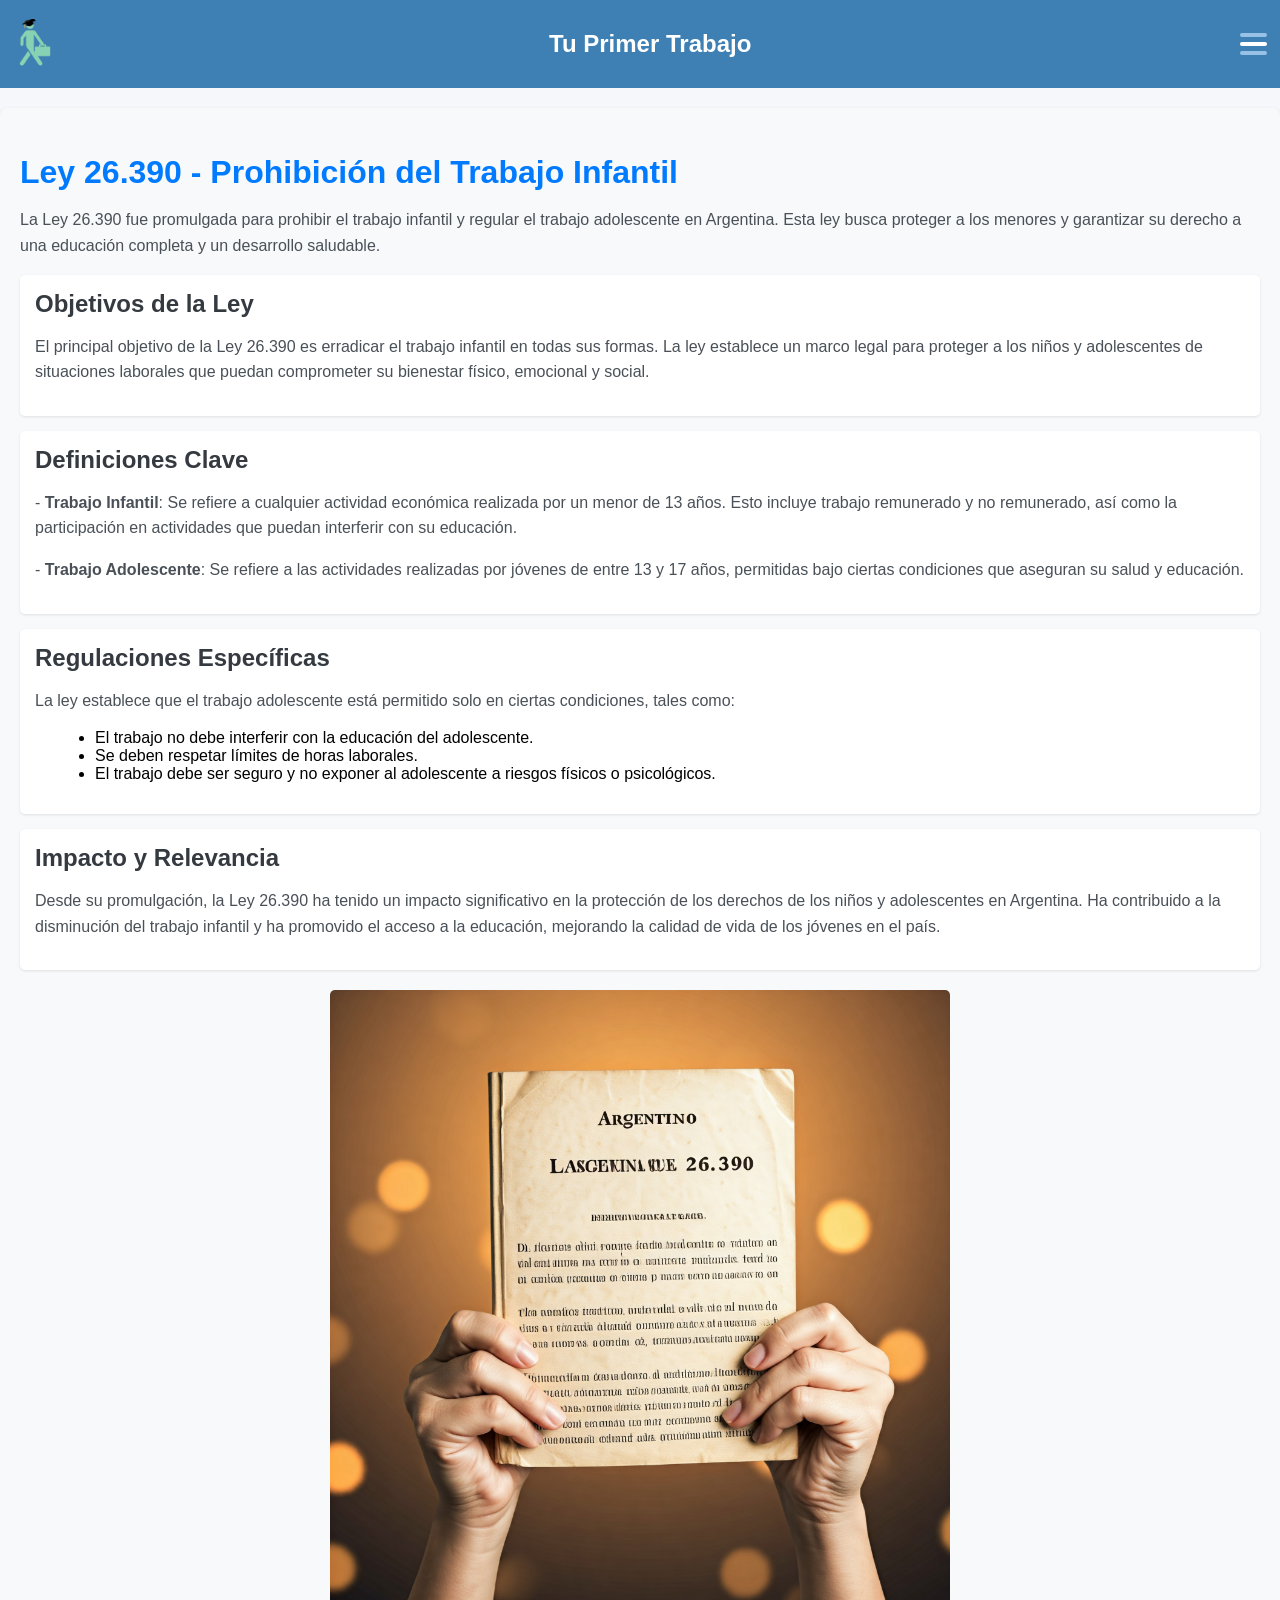
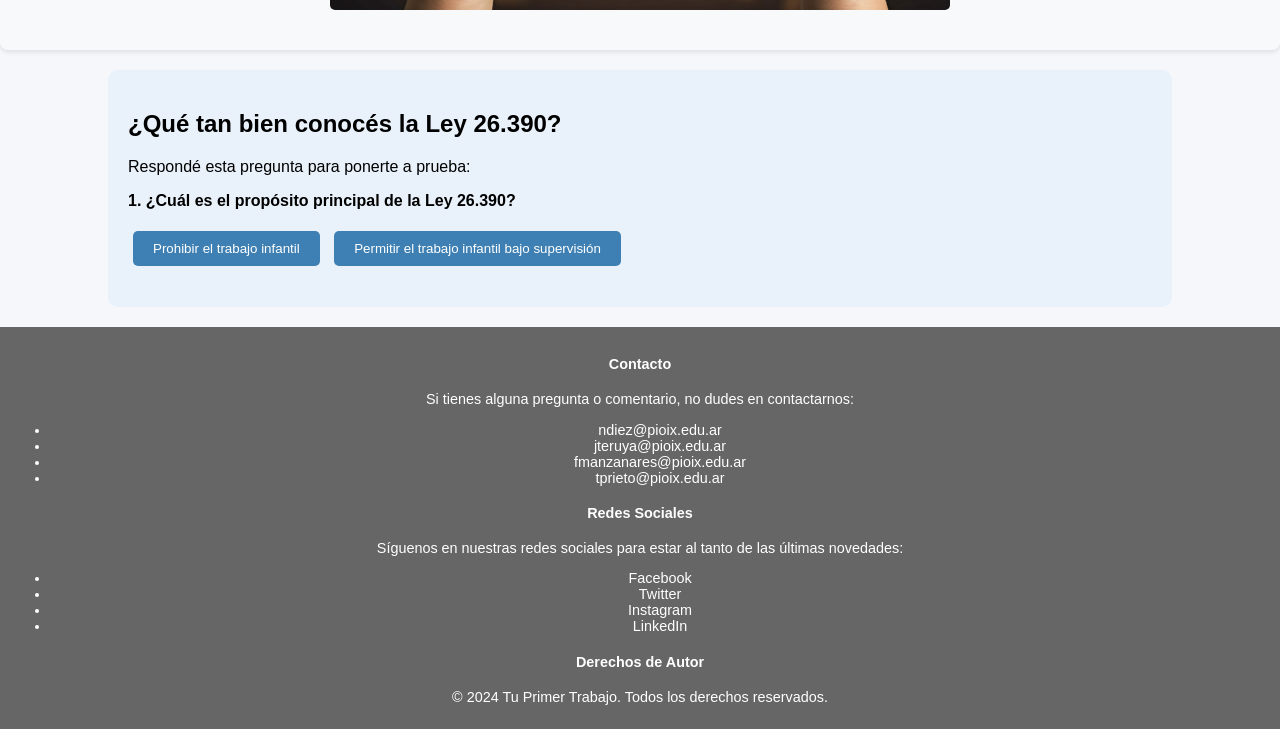
<file: html/ley26390.html>
<!DOCTYPE html>
<html lang="es">
<head>
    <meta charset="UTF-8">
    <meta name="viewport" content="width=device-width, initial-scale=1.0">
    <title>Ley 26.390 - Trabajo Infantil</title>
    <link rel="stylesheet" href="../css/ley26390.css">
    <script src="../java/script.js" defer></script>
    <link rel="icon" href="../img/logo.png">

</head>
<body>
    <header>
        <img class="logo" src="../img/logo.png" title="logo" onclick="window.location.href='../index.html'" style="cursor: pointer;">
        <h2 class="nombre">Tu Primer Trabajo</h2>
        <div class="hamburger" onclick="hamburger()">
            <span class="celeste"></span>
            <span class="blanco"></span>
            <span class="celeste"></span>
        </div>
    </header>
    <nav id="menu">
        <a href="../html/index2.html">Leyes Laborales</a>
        <a href="../html/index3.html">Modalidad Laboral</a>
        <a href="../html/index4.html">Búsqueda de Trabajo</a>
    </nav>

    <section class="law-info">
        <h1>Ley 26.390 - Prohibición del Trabajo Infantil</h1>
        <p>
            La Ley 26.390 fue promulgada para prohibir el trabajo infantil y regular el trabajo adolescente en Argentina. Esta ley busca proteger
            a los menores y garantizar su derecho a una educación completa y un desarrollo saludable.
        </p>
    
        <div class="info-box">
            <h3>Objetivos de la Ley</h3>
            <p>
                El principal objetivo de la Ley 26.390 es erradicar el trabajo infantil en todas sus formas. La ley establece un marco legal para
                proteger a los niños y adolescentes de situaciones laborales que puedan comprometer su bienestar físico, emocional y social.
            </p>
        </div>
    
        <div class="info-box">
            <h3>Definiciones Clave</h3>
            <p>
                - <strong>Trabajo Infantil</strong>: Se refiere a cualquier actividad económica realizada por un menor de 13 años. Esto incluye trabajo remunerado
                y no remunerado, así como la participación en actividades que puedan interferir con su educación.
            </p>
            <p>
                - <strong>Trabajo Adolescente</strong>: Se refiere a las actividades realizadas por jóvenes de entre 13 y 17 años, permitidas bajo ciertas
                condiciones que aseguran su salud y educación.
            </p>
        </div>
    
        <div class="info-box">
            <h3>Regulaciones Específicas</h3>
            <p>
                La ley establece que el trabajo adolescente está permitido solo en ciertas condiciones, tales como:
                <ul>
                    <li>El trabajo no debe interferir con la educación del adolescente.</li>
                    <li>Se deben respetar límites de horas laborales.</li>
                    <li>El trabajo debe ser seguro y no exponer al adolescente a riesgos físicos o psicológicos.</li>
                </ul>
            </p>
        </div>
    
        <div class="info-box">
            <h3>Impacto y Relevancia</h3>
            <p>
                Desde su promulgación, la Ley 26.390 ha tenido un impacto significativo en la protección de los derechos de los niños y adolescentes
                en Argentina. Ha contribuido a la disminución del trabajo infantil y ha promovido el acceso a la educación, mejorando la calidad de
                vida de los jóvenes en el país.
            </p>
        </div>
    
        <img src="../img/ley_26.390.jpg" alt="Ley 26.390" style="width: 50%; height: auto;">
    </section>
    
    
    <section class="quiz-section">
        <h2>¿Qué tan bien conocés la Ley 26.390?</h2>
        <p>Respondé esta pregunta para ponerte a prueba:</p>
        <div class="quiz">
            <p><strong>1. ¿Cuál es el propósito principal de la Ley 26.390?</strong></p>
            <button onclick="respuesta(1, true)">Prohibir el trabajo infantil</button>
            <button onclick="respuesta(1, false)">Permitir el trabajo infantil bajo supervisión</button>
            <p id="answer1" class="answer"></p>
        </div>
    </section>

    <footer>
        <div class="footer-general">
            <div class="footer-seccion">
                <h4>Contacto</h4>
                <p>Si tienes alguna pregunta o comentario, no dudes en contactarnos:</p>
                <ul>
                    <li>ndiez@pioix.edu.ar</li>
                    <li>jteruya@pioix.edu.ar</li>
                    <li>fmanzanares@pioix.edu.ar</li>
                    <li>tprieto@pioix.edu.ar</li>
                </ul>
            </div>
            <div class="footer-seccion">
                <h4>Redes Sociales</h4>
                <p>Síguenos en nuestras redes sociales para estar al tanto de las últimas novedades:</p>
                <ul>
                    <li><a href="https://facebook.com" target="_blank">Facebook</a></li>
                    <li><a href="https://twitter.com" target="_blank">Twitter</a></li>
                    <li><a href="https://instagram.com" target="_blank">Instagram</a></li>
                    <li><a href="https://linkedin.com" target="_blank">LinkedIn</a></li>
                </ul>
            </div>
            <div class="footer-seccion">
                <h4>Derechos de Autor</h4>
                <p>&copy; 2024 Tu Primer Trabajo. Todos los derechos reservados.</p>
            </div>
        </div>
    </footer>
</body>
</html>
</file>
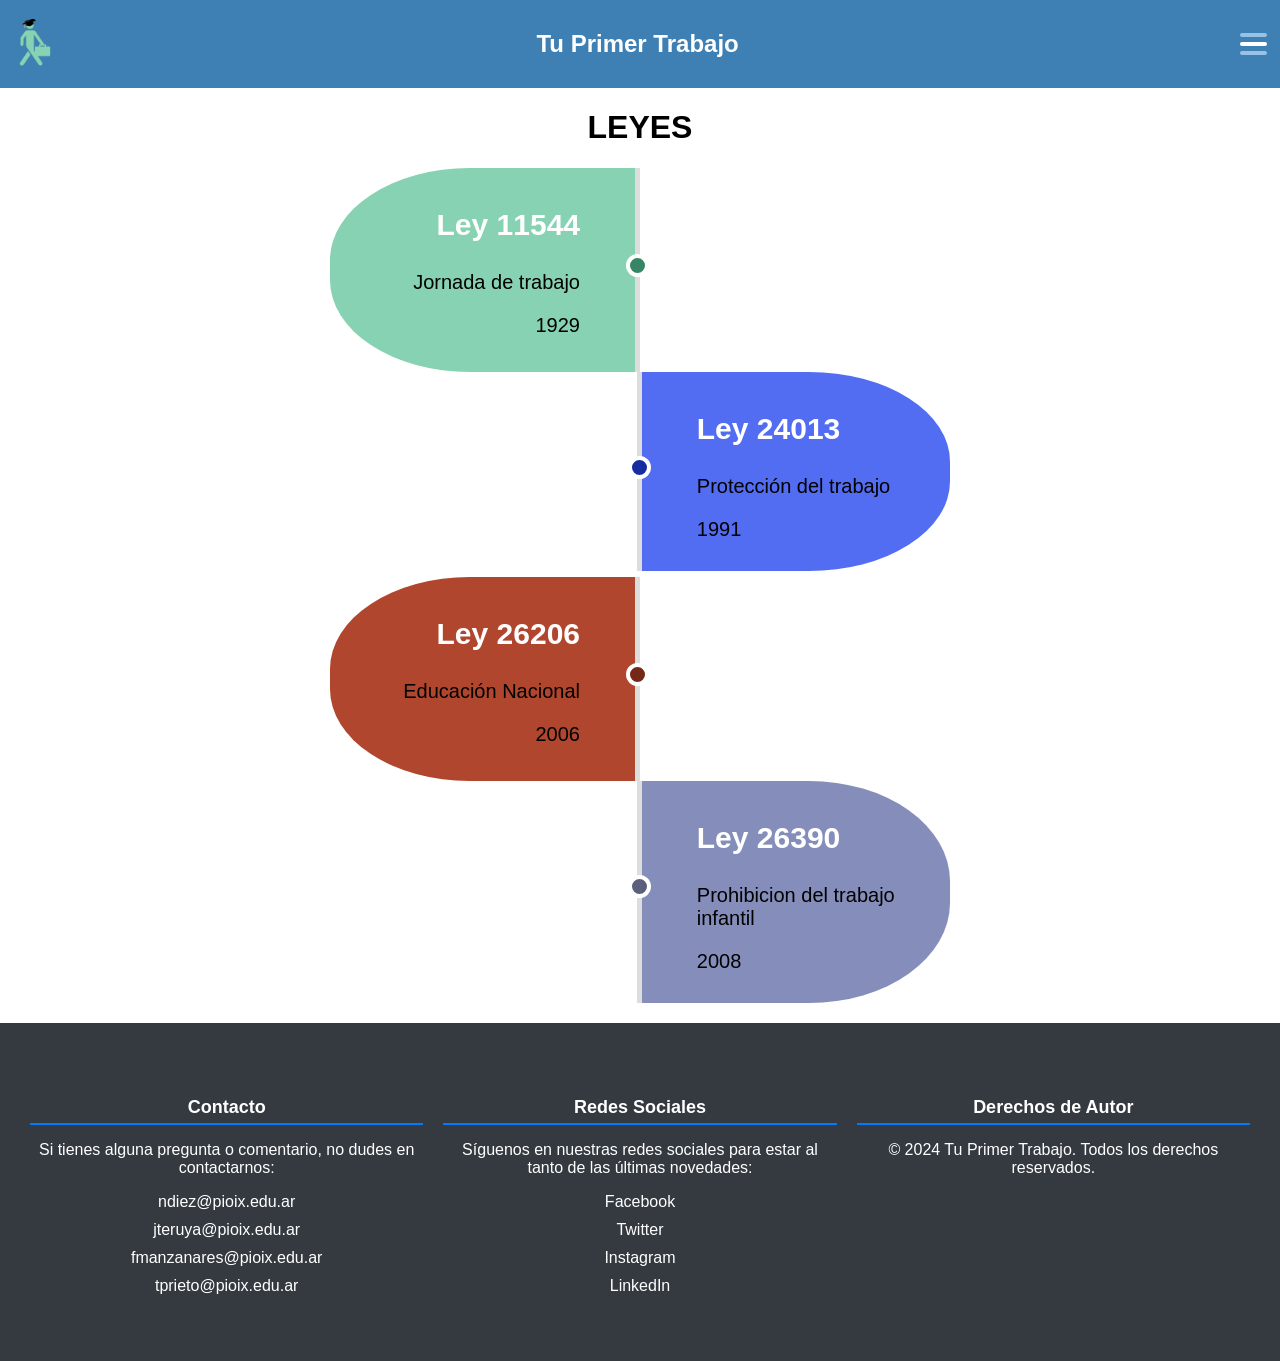
<file: ProyectoWebyFec-main/html/index2.html>
<!DOCTYPE html>
<html lang="es">
<head>
    <meta charset="UTF-8">
    <meta name="viewport" content="width=device-width, initial-scale=1.0">
    <title>Tu Primer Trabajo</title>
    <link rel="stylesheet" href="../css/styles2.css">
    <script src="../java/script.js"></script>
    <link rel="icon" href="../img/logo.png">

</head>
<body>
    <header>
        <img class="logo" src="../img/logo.png" title="logo" onclick="window.location.href='../index.html'" style="cursor: pointer;">
        <h2 class="nombre">Tu Primer Trabajo</h2>
        <div class="hamburger" onclick="hamburger()">
            <span class="celeste"></span>
            <span class="blanco"></span>
            <span class="celeste"></span>
        </div>
    </header>
    <nav id="menu">
        <a href="../html/index3.html">Modalidad Laboral</a>
        <a href="../html/index4.html">Búsqueda de Trabajo</a>
    </nav>





    
    <main>

        <h1>LEYES</h1>

        <div class="aux"></div>
            <div class="contenedorLinea">
                <div class="ley1" onclick="window.location.href='ley11544.html'">
                    <section>
                        <p class="número"><b>Ley 11544</b></p>
                        <p class="ley">Jornada de trabajo</p>
                        <div class="año">1929</div>
                    </section>
                </div>

                <div class="ley2" onclick="window.location.href='ley24013.html'">
                    <section>
                        <p class="número"><b>Ley 24013</b></p>
                        <p class="ley">Protección del trabajo</p>
                        <div class="año">1991</div>
                    </section>              
                </div>

                <div class="ley3" onclick="window.location.href='ley26206.html'">
                    <section>
                        <p class="número"><b>Ley 26206</b></p>
                        <p class="ley">Educación Nacional</p>
                        <div class="año">2006</div>
                    </section>              
                </div>

                <div class="ley4" onclick="window.location.href='ley26390.html'">
                    <section>
                        <p class="número"><b>Ley 26390</b></p>
                        <p class="ley">Prohibicion del trabajo infantil</p>
                        <div class="año">2008</div>
                    </section>
                </div>
            </div>
        </div>
    </main>











    
    <footer>
        <div class="footer-general">
            <div class="footer-seccion">
                <h4>Contacto</h4>
                <p>Si tienes alguna pregunta o comentario, no dudes en contactarnos:</p>
                <ul>
                    <li>ndiez@pioix.edu.ar</li>
                    <li>jteruya@pioix.edu.ar</li>
                    <li>fmanzanares@pioix.edu.ar</li>
                    <li>tprieto@pioix.edu.ar</li>
                </ul>
            </div>
            <div class="footer-seccion">
                <h4>Redes Sociales</h4>
                <p>Síguenos en nuestras redes sociales para estar al tanto de las últimas novedades:</p>
                <ul>
                    <li><a href="https://facebook.com" target="_blank">Facebook</a></li>
                    <li><a href="https://twitter.com" target="_blank">Twitter</a></li>
                    <li><a href="https://instagram.com" target="_blank">Instagram</a></li>
                    <li><a href="https://linkedin.com" target="_blank">LinkedIn</a></li>
                </ul>
            </div>
            <div class="footer-seccion">
                <h4>Derechos de Autor</h4>
                <p>&copy; 2024 Tu Primer Trabajo. Todos los derechos reservados.</p>
            </div>
        </div>
    </footer>
</body>
</html>
</file>
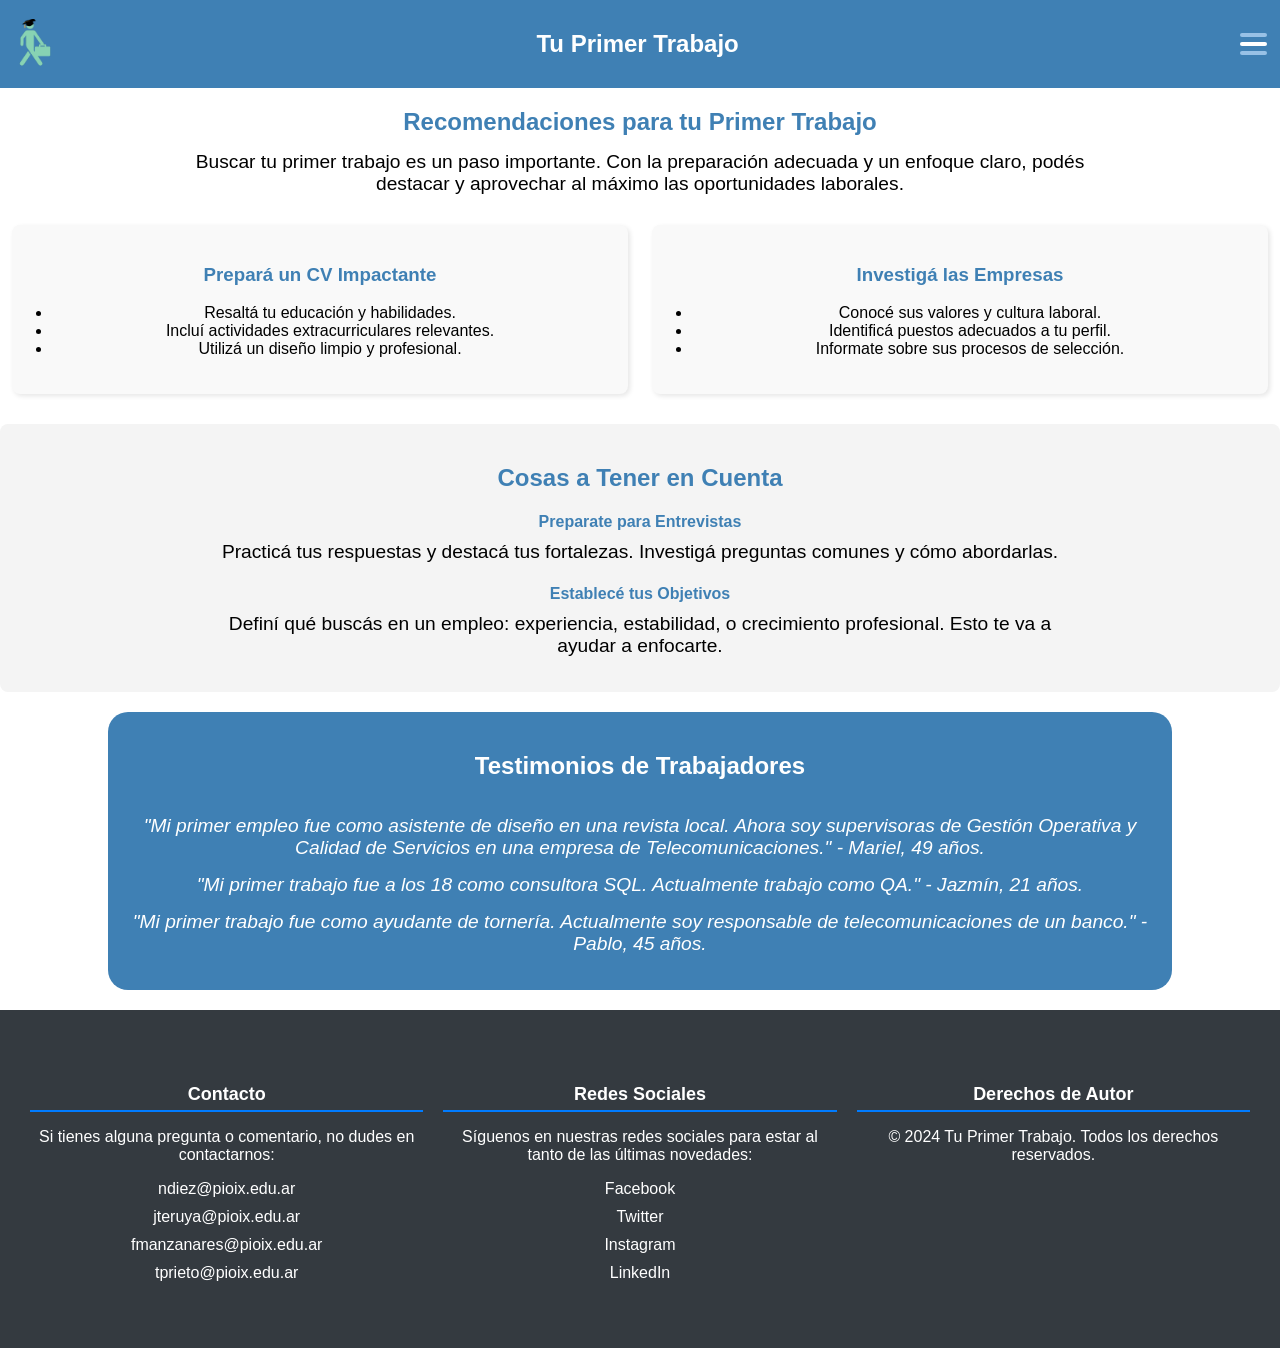
<file: ProyectoWebyFec-main/html/index4.html>
<!DOCTYPE html>
<html lang="es">
<head>
    <meta charset="UTF-8">
    <meta name="viewport" content="width=device-width, initial-scale=1.0">
    <title>Tu Primer Trabajo</title>
    <link rel="stylesheet" href="../css/styles4.css">
    <script src="../java/script.js"></script>
    <link rel="icon" href="../img/logo.png">

</head>
<body>
    <header>
        <img class="logo" src="../img/logo.png" title="logo" onclick="window.location.href='../index.html'" style="cursor: pointer;">
        <h2 class="nombre">Tu Primer Trabajo</h2>
        <div class="hamburger" onclick="hamburger()">
            <span class="celeste"></span>
            <span class="blanco"></span>
            <span class="celeste"></span>
        </div>
    </header>
    <nav id="menu">
        <a href="../html/index2.html">Leyes Laborales</a>
        <a href="../html/index3.html">Modalidad Laboral</a>
    </nav>
    <main>
        <section>
            <h1>Recomendaciones para tu Primer Trabajo</h1>
            <p>Buscar tu primer trabajo es un paso importante. Con la preparación adecuada y un enfoque claro, podés destacar y aprovechar al máximo las oportunidades laborales.</p>
        </section>
    
        <section class="tips">
            <div class="tip">
                <h3>Prepará un CV Impactante</h3>
                <ul>
                    <li>Resaltá tu educación y habilidades.</li>
                    <li>Incluí actividades extracurriculares relevantes.</li>
                    <li>Utilizá un diseño limpio y profesional.</li>
                </ul>
            </div>
            <div class="tip">
                <h3>Investigá las Empresas</h3>
                <ul>
                    <li>Conocé sus valores y cultura laboral.</li>
                    <li>Identificá puestos adecuados a tu perfil.</li>
                    <li>Informate sobre sus procesos de selección.</li>
                </ul>
            </div>
        </section>
    
        <section class="consideraciones">
            <h2>Cosas a Tener en Cuenta</h2>
            <div class="consideracion">
                <h4>Preparate para Entrevistas</h4>
                <p>Practicá tus respuestas y destacá tus fortalezas. Investigá preguntas comunes y cómo abordarlas.</p>
            </div>
            <div class="consideracion">
                <h4>Establecé tus Objetivos</h4>
                <p>Definí qué buscás en un empleo: experiencia, estabilidad, o crecimiento profesional. Esto te va a ayudar a enfocarte.</p>
            </div>
        </section>
    
        <section class="testimonios">
            <h2>Testimonios de Trabajadores</h2>
            <div class="testimonio">
                <p><em>"Mi primer empleo fue como asistente de diseño en una revista local. Ahora soy supervisoras de Gestión Operativa y Calidad de Servicios en una empresa de Telecomunicaciones."</em> - Mariel, 49 años.</p>
            </div>
            <div class="testimonio">
                <p><em>"Mi primer trabajo fue a los 18 como consultora SQL. Actualmente trabajo como QA."</em> - Jazmín, 21 años.</p>
            </div>
            <div class="testimonio">
                <p><em>"Mi primer trabajo fue como ayudante de tornería. Actualmente soy responsable de telecomunicaciones de un banco."</em> - Pablo, 45 años.</p>
            </div>
        </section>
    </main>
    
    <footer>
        <div class="footer-general">
            <div class="footer-seccion">
                <h4>Contacto</h4>
                <p>Si tienes alguna pregunta o comentario, no dudes en contactarnos:</p>
                <ul>
                    <li>ndiez@pioix.edu.ar</li>
                    <li>jteruya@pioix.edu.ar</li>
                    <li>fmanzanares@pioix.edu.ar</li>
                    <li>tprieto@pioix.edu.ar</li>
                </ul>
            </div>
            <div class="footer-seccion">
                <h4>Redes Sociales</h4>
                <p>Síguenos en nuestras redes sociales para estar al tanto de las últimas novedades:</p>
                <ul>
                    <li><a href="https://facebook.com" target="_blank">Facebook</a></li>
                    <li><a href="https://twitter.com" target="_blank">Twitter</a></li>
                    <li><a href="https://instagram.com" target="_blank">Instagram</a></li>
                    <li><a href="https://linkedin.com" target="_blank">LinkedIn</a></li>
                </ul>
            </div>
            <div class="footer-seccion">
                <h4>Derechos de Autor</h4>
                <p>&copy; 2024 Tu Primer Trabajo. Todos los derechos reservados.</p>
            </div>
        </div>
    </footer>
</body>
</html>
</file>
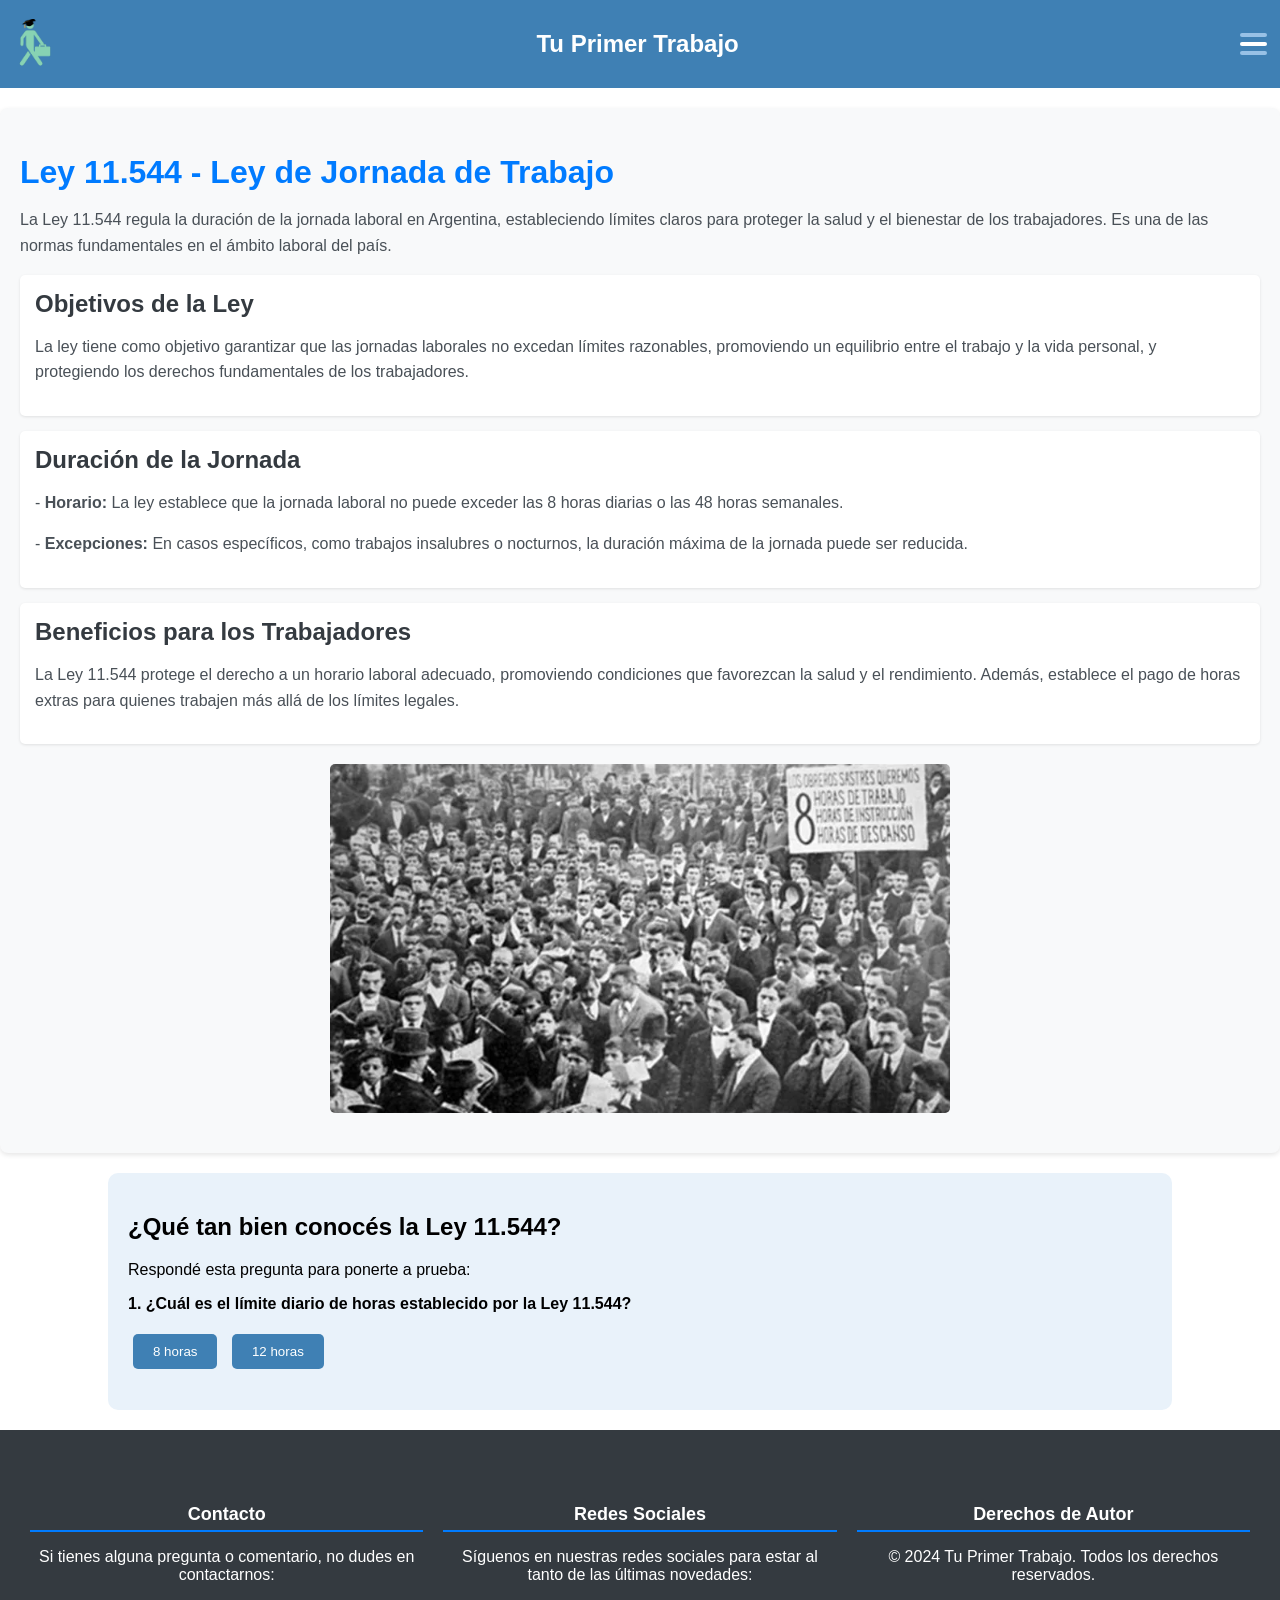
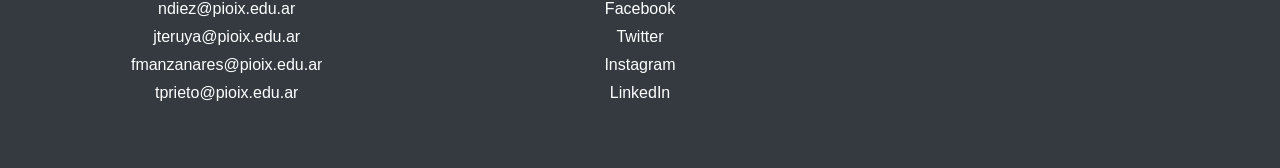
<file: ProyectoWebyFec-main/html/ley11544.html>
<!DOCTYPE html>
<html lang="es">
<head>
    <meta charset="UTF-8">
    <meta name="viewport" content="width=device-width, initial-scale=1.0">
    <title>Ley 11.544 - Ley de Jornada de Trabajo</title>
    <link rel="stylesheet" href="../css/ley26390.css">
    <script src="../java/script.js" defer></script>
    <link rel="icon" href="../img/logo.png">

</head>
<body>
    <header>
        <img class="logo" src="../img/logo.png" title="logo" onclick="window.location.href='../index.html'" style="cursor: pointer;">
        <h2 class="nombre">Tu Primer Trabajo</h2>
        <div class="hamburger" onclick="hamburger()">
            <span class="celeste"></span>
            <span class="blanco"></span>
            <span class="celeste"></span>
        </div>
    </header>
    <nav id="menu">
        <a href="../html/index2.html">Leyes Laborales</a>
        <a href="../html/index3.html">Modalidad Laboral</a>
        <a href="../html/index4.html">Búsqueda de Trabajo</a>
    </nav>

    <section class="info_1">
        <h1>Ley 11.544 - Ley de Jornada de Trabajo</h1>
        <p>
            La Ley 11.544 regula la duración de la jornada laboral en Argentina, estableciendo límites claros para proteger la salud y el bienestar de los trabajadores. 
            Es una de las normas fundamentales en el ámbito laboral del país.
        </p>
    
        <div class="info_2">
            <h3>Objetivos de la Ley</h3>
            <p>
                La ley tiene como objetivo garantizar que las jornadas laborales no excedan límites razonables, promoviendo un equilibrio entre el trabajo y la vida personal, 
                y protegiendo los derechos fundamentales de los trabajadores.
            </p>
        </div>
    
        <div class="info_2">
            <h3>Duración de la Jornada</h3>
            <p>
                - <strong>Horario:</strong> La ley establece que la jornada laboral no puede exceder las 8 horas diarias o las 48 horas semanales. 
            </p>
            <p>
                - <strong>Excepciones:</strong> En casos específicos, como trabajos insalubres o nocturnos, la duración máxima de la jornada puede ser reducida.
            </p>
        </div>
    
        <div class="info_2">
            <h3>Beneficios para los Trabajadores</h3>
            <p>
                La Ley 11.544 protege el derecho a un horario laboral adecuado, promoviendo condiciones que favorezcan la salud y el rendimiento. 
                Además, establece el pago de horas extras para quienes trabajen más allá de los límites legales.
            </p>
        </div>
    
        <img src="../img/imagen_ley11544.webp" alt="Ley 11.544" style="width: 50%; height: auto;">
    </section>
    
    <section class="quiz-section">
        <h2>¿Qué tan bien conocés la Ley 11.544?</h2>
        <p>Respondé esta pregunta para ponerte a prueba:</p>
        <div class="quiz">
            <p><strong>1. ¿Cuál es el límite diario de horas establecido por la Ley 11.544?</strong></p>
            <button onclick="respuesta(2, true)">8 horas</button>
            <button onclick="respuesta(2, false)">12 horas</button>
            <p id="answer2" class="answer"></p>
        </div>
    </section>
    

    <footer>
        <div class="footer-general">
            <div class="footer-seccion">
                <h4>Contacto</h4>
                <p>Si tienes alguna pregunta o comentario, no dudes en contactarnos:</p>
                <ul>
                    <li>ndiez@pioix.edu.ar</li>
                    <li>jteruya@pioix.edu.ar</li>
                    <li>fmanzanares@pioix.edu.ar</li>
                    <li>tprieto@pioix.edu.ar</li>
                </ul>
            </div>
            <div class="footer-seccion">
                <h4>Redes Sociales</h4>
                <p>Síguenos en nuestras redes sociales para estar al tanto de las últimas novedades:</p>
                <ul>
                    <li><a href="https://facebook.com" target="_blank">Facebook</a></li>
                    <li><a href="https://twitter.com" target="_blank">Twitter</a></li>
                    <li><a href="https://instagram.com" target="_blank">Instagram</a></li>
                    <li><a href="https://linkedin.com" target="_blank">LinkedIn</a></li>
                </ul>
            </div>
            <div class="footer-seccion">
                <h4>Derechos de Autor</h4>
                <p>&copy; 2024 Tu Primer Trabajo. Todos los derechos reservados.</p>
            </div>
        </div>
    </footer>
</body>
</html>
</file>
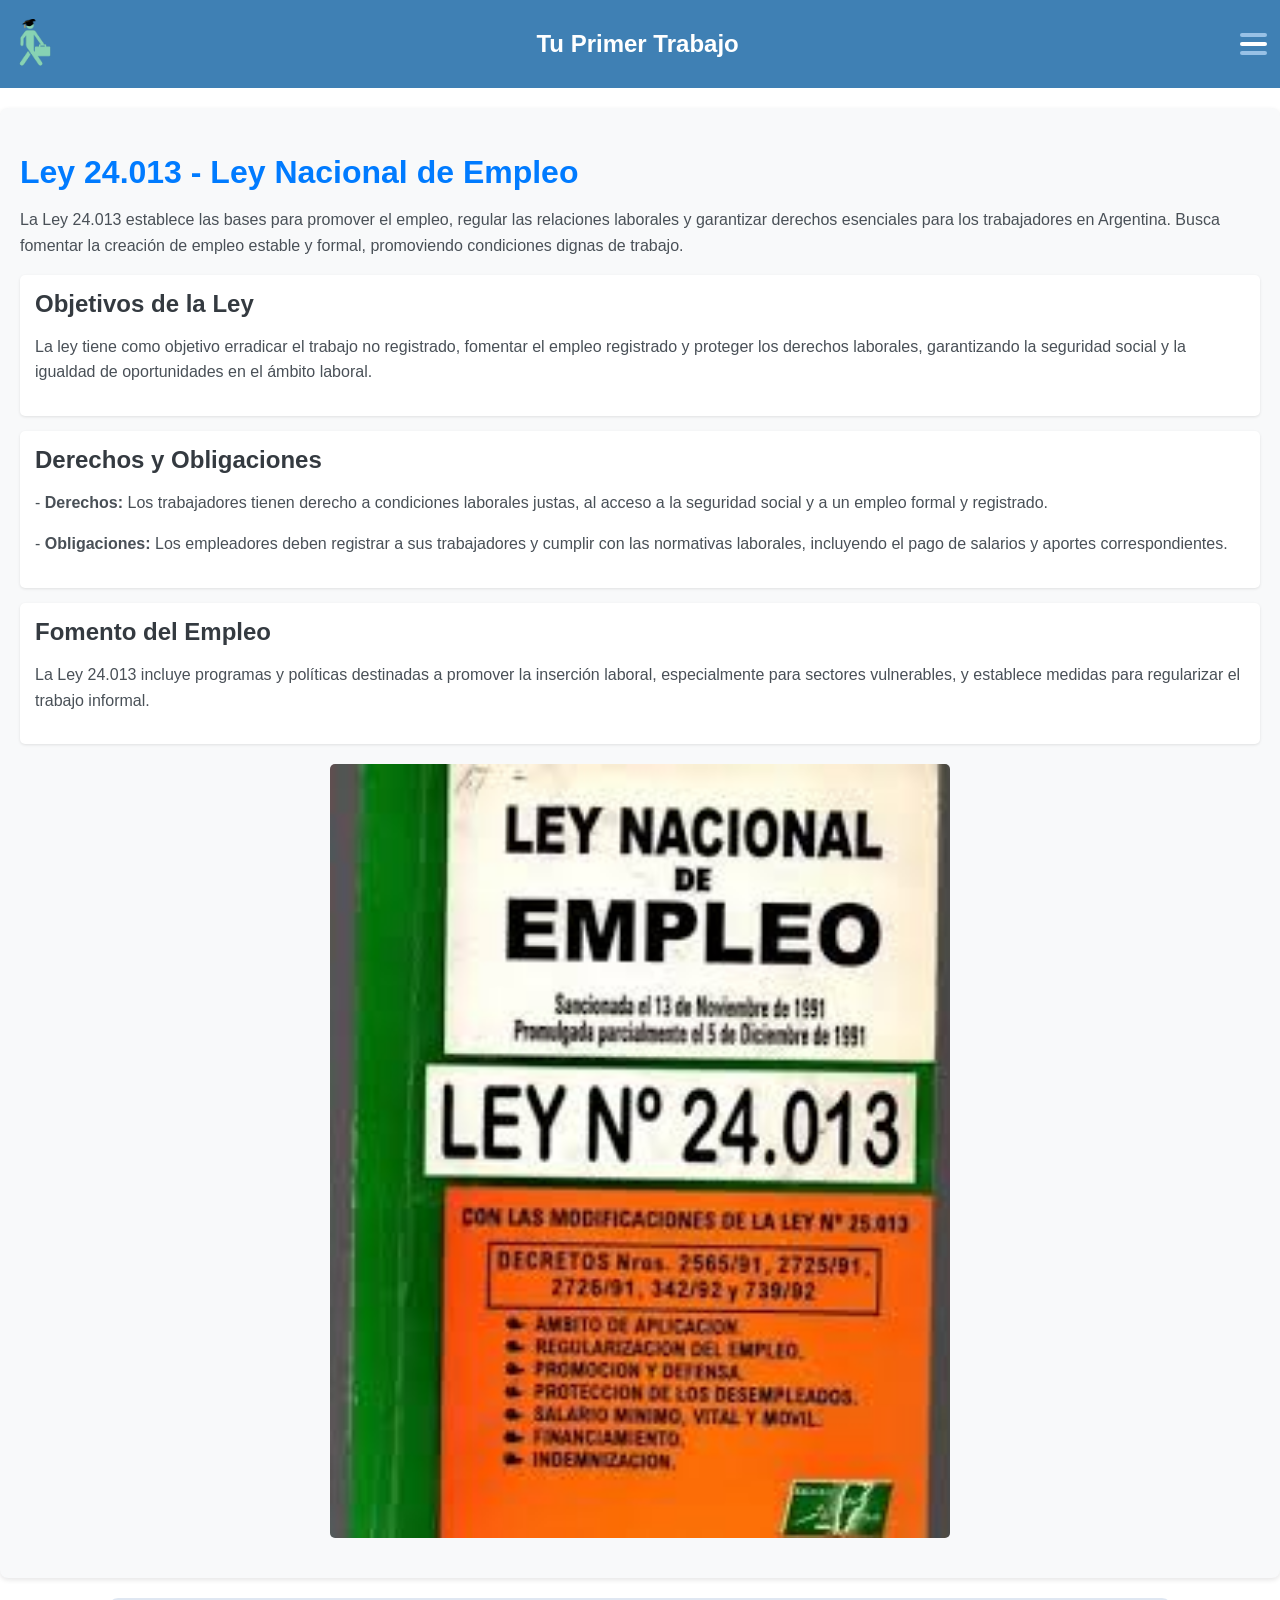
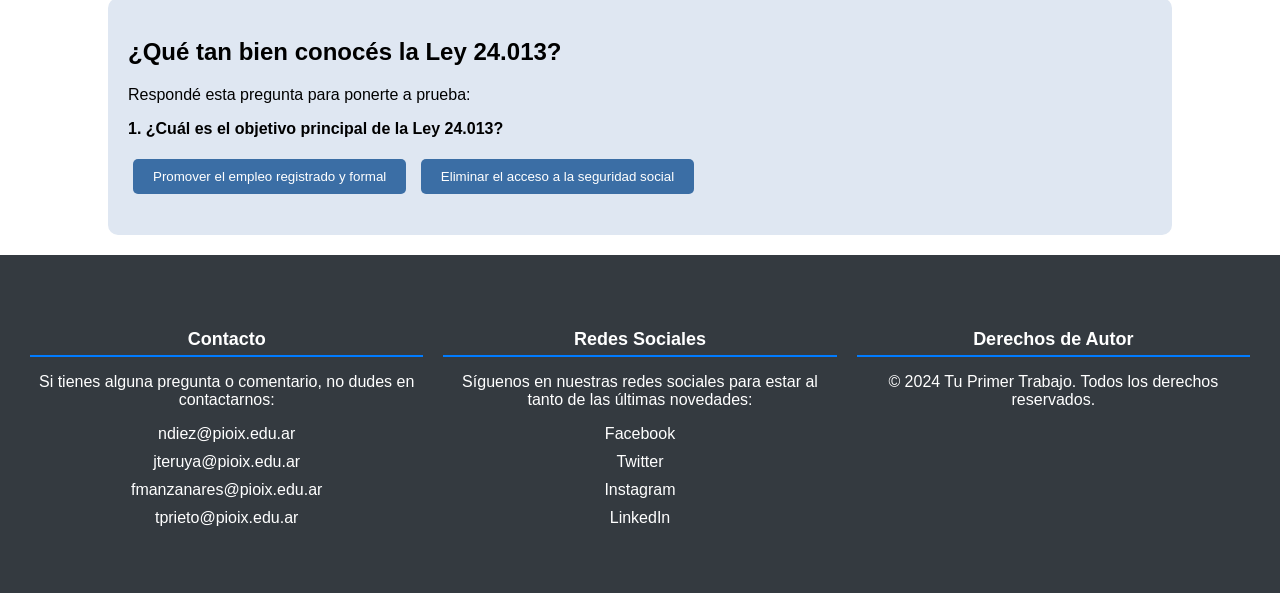
<file: ProyectoWebyFec-main/html/ley24013.html>
<!DOCTYPE html>
<html lang="es">
<head>
    <meta charset="UTF-8">
    <meta name="viewport" content="width=device-width, initial-scale=1.0">
    <title>Ley 24013 - Educación Nacional</title>
    <link rel="stylesheet" href="../css/ley26206.css">
    <script src="../java/script.js" defer></script>
    <link rel="icon" href="../img/logo.png">

</head>
<body>
    <header>
        <img class="logo" src="../img/logo.png" title="logo" onclick="window.location.href='../index.html'" style="cursor: pointer;">
        <h2 class="nombre">Tu Primer Trabajo</h2>
        <div class="hamburger" onclick="hamburger()">
            <span class="celeste"></span>
            <span class="blanco"></span>
            <span class="celeste"></span>
        </div>
    </header>
    <nav id="menu">
        <a href="../html/index2.html">Leyes Laborales</a>
        <a href="../html/index3.html">Modalidad Laboral</a>
        <a href="../html/index4.html">Búsqueda de Trabajo</a>
    </nav>

    <section class="info_1">
        <h1>Ley 24.013 - Ley Nacional de Empleo</h1>
        <p>
            La Ley 24.013 establece las bases para promover el empleo, regular las relaciones laborales y garantizar derechos esenciales para los trabajadores en Argentina. 
            Busca fomentar la creación de empleo estable y formal, promoviendo condiciones dignas de trabajo.
        </p>
    
        <div class="info_2">
            <h3>Objetivos de la Ley</h3>
            <p>
                La ley tiene como objetivo erradicar el trabajo no registrado, fomentar el empleo registrado y proteger los derechos laborales, garantizando 
                la seguridad social y la igualdad de oportunidades en el ámbito laboral.
            </p>
        </div>
    
        <div class="info_2">
            <h3>Derechos y Obligaciones</h3>
            <p>
                - <strong>Derechos:</strong> Los trabajadores tienen derecho a condiciones laborales justas, al acceso a la seguridad social y a un empleo formal y registrado.
            </p>
            <p>
                - <strong>Obligaciones:</strong> Los empleadores deben registrar a sus trabajadores y cumplir con las normativas laborales, incluyendo el pago de salarios y aportes correspondientes.
            </p>
        </div>
    
        <div class="info_2">
            <h3>Fomento del Empleo</h3>
            <p>
                La Ley 24.013 incluye programas y políticas destinadas a promover la inserción laboral, especialmente para sectores vulnerables, y establece medidas para regularizar el trabajo informal.
            </p>
        </div>
    
        <img src="../img/imagen_ley24013.jpg" alt="Ley 24.013" style="width: 50%; height: auto;">
    </section>
    
    <section class="quiz-section">
        <h2>¿Qué tan bien conocés la Ley 24.013?</h2>
        <p>Respondé esta pregunta para ponerte a prueba:</p>
        <div class="quiz">
            <p><strong>1. ¿Cuál es el objetivo principal de la Ley 24.013?</strong></p>
            <button onclick="respuesta(2, true)">Promover el empleo registrado y formal</button>
            <button onclick="respuesta(2, false)">Eliminar el acceso a la seguridad social</button>
            <p id="answer2" class="answer"></p>
        </div>
    </section>
    

    <footer>
        <div class="footer-general">
            <div class="footer-seccion">
                <h4>Contacto</h4>
                <p>Si tienes alguna pregunta o comentario, no dudes en contactarnos:</p>
                <ul>
                    <li>ndiez@pioix.edu.ar</li>
                    <li>jteruya@pioix.edu.ar</li>
                    <li>fmanzanares@pioix.edu.ar</li>
                    <li>tprieto@pioix.edu.ar</li>
                </ul>
            </div>
            <div class="footer-seccion">
                <h4>Redes Sociales</h4>
                <p>Síguenos en nuestras redes sociales para estar al tanto de las últimas novedades:</p>
                <ul>
                    <li><a href="https://facebook.com" target="_blank">Facebook</a></li>
                    <li><a href="https://twitter.com" target="_blank">Twitter</a></li>
                    <li><a href="https://instagram.com" target="_blank">Instagram</a></li>
                    <li><a href="https://linkedin.com" target="_blank">LinkedIn</a></li>
                </ul>
            </div>
            <div class="footer-seccion">
                <h4>Derechos de Autor</h4>
                <p>&copy; 2024 Tu Primer Trabajo. Todos los derechos reservados.</p>
            </div>
        </div>
    </footer>
</body>
</html>
</file>
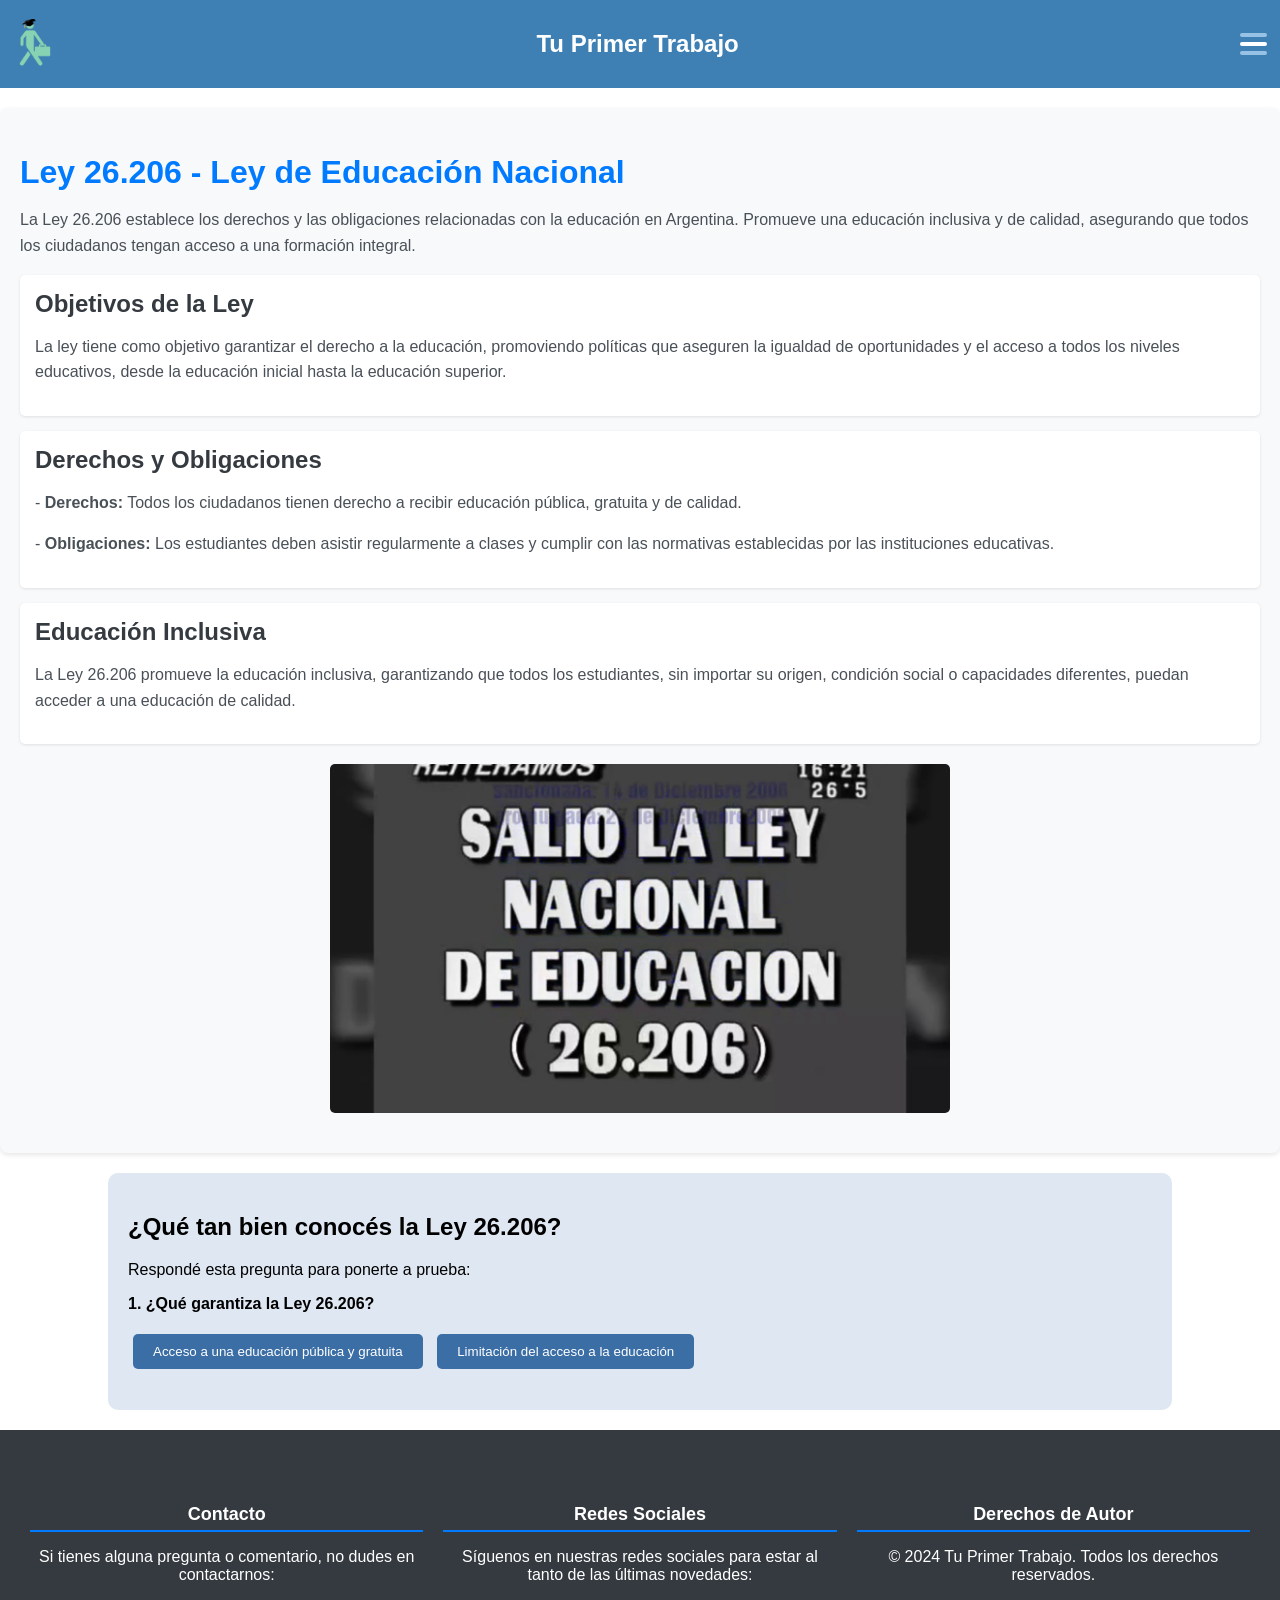
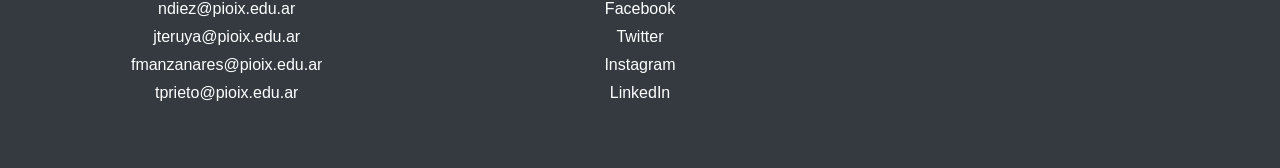
<file: ProyectoWebyFec-main/html/ley26206.html>
<!DOCTYPE html>
<html lang="es">
<head>
    <meta charset="UTF-8">
    <meta name="viewport" content="width=device-width, initial-scale=1.0">
    <title>Ley 26.206 - Educación Nacional</title>
    <link rel="stylesheet" href="../css/ley26206.css">
    <script src="../java/script.js" defer></script>
    <link rel="icon" href="../img/logo.png">

</head>
<body>
    <header>
        <img class="logo" src="../img/logo.png" title="logo" onclick="window.location.href='../index.html'" style="cursor: pointer;">
        <h2 class="nombre">Tu Primer Trabajo</h2>
        <div class="hamburger" onclick="hamburger()">
            <span class="celeste"></span>
            <span class="blanco"></span>
            <span class="celeste"></span>
        </div>
    </header>
    <nav id="menu">
        <a href="../html/index2.html">Leyes Laborales</a>
        <a href="../html/index3.html">Modalidad Laboral</a>
        <a href="../html/index4.html">Búsqueda de Trabajo</a>
    </nav>

    <section class="info_1">
        <h1>Ley 26.206 - Ley de Educación Nacional</h1>
        <p>
            La Ley 26.206 establece los derechos y las obligaciones relacionadas con la educación en Argentina. Promueve una educación inclusiva y de calidad, 
            asegurando que todos los ciudadanos tengan acceso a una formación integral.
        </p>

        <div class="info_2">
            <h3>Objetivos de la Ley</h3>
            <p>
                La ley tiene como objetivo garantizar el derecho a la educación, promoviendo políticas que aseguren la igualdad de oportunidades y el acceso 
                a todos los niveles educativos, desde la educación inicial hasta la educación superior.
            </p>
        </div>

        <div class="info_2">
            <h3>Derechos y Obligaciones</h3>
            <p>
                - <strong>Derechos:</strong> Todos los ciudadanos tienen derecho a recibir educación pública, gratuita y de calidad.
            </p>
            <p>
                - <strong>Obligaciones:</strong> Los estudiantes deben asistir regularmente a clases y cumplir con las normativas establecidas por las instituciones educativas.
            </p>
        </div>

        <div class="info_2">
            <h3>Educación Inclusiva</h3>
            <p>
                La Ley 26.206 promueve la educación inclusiva, garantizando que todos los estudiantes, sin importar su origen, condición social o capacidades 
                diferentes, puedan acceder a una educación de calidad.
            </p>
        </div>

        <img src="../img/imagen_ley26206.jpg" alt="Ley 26.206" style="width: 50%; height: auto;">
    </section>

    <section class="quiz-section">
        <h2>¿Qué tan bien conocés la Ley 26.206?</h2>
        <p>Respondé esta pregunta para ponerte a prueba:</p>
        <div class="quiz">
            <p><strong>1. ¿Qué garantiza la Ley 26.206?</strong></p>
            <button onclick="respuesta(2, true)">Acceso a una educación pública y gratuita</button>
            <button onclick="respuesta(2, false)">Limitación del acceso a la educación</button>
            <p id="answer2" class="answer"></p>
        </div>
    </section>

    <footer>
        <div class="footer-general">
            <div class="footer-seccion">
                <h4>Contacto</h4>
                <p>Si tienes alguna pregunta o comentario, no dudes en contactarnos:</p>
                <ul>
                    <li>ndiez@pioix.edu.ar</li>
                    <li>jteruya@pioix.edu.ar</li>
                    <li>fmanzanares@pioix.edu.ar</li>
                    <li>tprieto@pioix.edu.ar</li>
                </ul>
            </div>
            <div class="footer-seccion">
                <h4>Redes Sociales</h4>
                <p>Síguenos en nuestras redes sociales para estar al tanto de las últimas novedades:</p>
                <ul>
                    <li><a href="https://facebook.com" target="_blank">Facebook</a></li>
                    <li><a href="https://twitter.com" target="_blank">Twitter</a></li>
                    <li><a href="https://instagram.com" target="_blank">Instagram</a></li>
                    <li><a href="https://linkedin.com" target="_blank">LinkedIn</a></li>
                </ul>
            </div>
            <div class="footer-seccion">
                <h4>Derechos de Autor</h4>
                <p>&copy; 2024 Tu Primer Trabajo. Todos los derechos reservados.</p>
            </div>
        </div>
    </footer>
</body>
</html>
</file>
<file: css/styles1.css>
body {
    font-family: Arial, sans-serif;
    margin: 0;
    padding: 0;
    background-color: #ffffff;
}

header {
    background-color: #3f80b4;
    color: #ffffff;
    padding: 10px;
    display: flex;
    align-items: center;
    justify-content: space-between;
}

.logo {
    width: 4%;
    transition: all ease 0.3s;
    @media (max-width:768px) {
      width: 12.5%;
    }
    @media (min-width:768px) and (max-width:1024px) {
      width: 6.5%; 
    }
}

@media (min-width: 1025px) {
    header h2.nombre {
        margin-right: 2%;
    }
}
@media (min-width: 769px) and (max-width: 1024px) {
    header h2.nombre {
        margin-right: 3.5%;
    }
}
@media (max-width: 768px) {
    header h2.nombre {
        margin-right: 5.5%;
    }
}

/*HAMBURGUER*//*HAMBURGUER*//*HAMBURGUER*//*HAMBURGUER*//*HAMBURGUER*/
/*HAMBURGUER*//*HAMBURGUER*//*HAMBURGUER*//*HAMBURGUER*//*HAMBURGUER*/
.hamburger {
  display: flex;
  flex-direction: column;
  width: 30px;
  gap: 5px;
  z-index: 2;
  transition: all ease 0.3s;
}
.hamburger:hover{
    display: flex;
    flex-direction: column;
    cursor: pointer;
    transform: scale(1.3);
    gap: 5px;
    z-index: 2;
}
.celeste {
  display: block;
  width: 90%;
  height: 4px;
  background-color: #98c1e6;
  border-radius: 5px;
  
}
.blanco {
  display: block;
  width: 90%;
  height: 4px;
  background-color: #ffffff;
  border-radius: 5px;
  transition: 0.3s;
}
#menu {
    display: none;
    background-color: #2c3e50;
    text-align: center;
    padding: 10px 0;
    width: 100%;
}
#menu.visible {
    display: flex;
    justify-content: center;
}
#menu a {
    color: #ffffff;
    text-decoration: none;
    margin: 0 15px;
    padding: 10px;
    transition: all ease 0.3s;
}
#menu a:hover {
    background-color: #34495e;
    border-radius: 5px;
    cursor: pointer;
    transform: scale(1.1);
}
/*HAMBURGUER*//*HAMBURGUER*//*HAMBURGUER*//*HAMBURGUER*//*HAMBURGUER*/
/*HAMBURGUER*//*HAMBURGUER*//*HAMBURGUER*//*HAMBURGUER*//*HAMBURGUER*/









/*MAIN*//*MAIN*//*MAIN*//*MAIN*//*MAIN*//*MAIN*//*MAIN*//*MAIN*/
/*MAIN*//*MAIN*//*MAIN*//*MAIN*//*MAIN*//*MAIN*//*MAIN*//*MAIN*/
.main {
    text-align: center;
}
.main img {
    width: 100%;
}
.main h2 {
    font-size: 1.8em;
    color: #3d3636;
}
.main p {
    color: #000000;
    font-size: 1.4em;
    padding: 0% 5% 0% 5%;
    text-align: center;
}
/*MAIN*//*MAIN*//*MAIN*//*MAIN*//*MAIN*//*MAIN*//*MAIN*//*MAIN*/
/*MAIN*//*MAIN*//*MAIN*//*MAIN*//*MAIN*//*MAIN*//*MAIN*//*MAIN*/







/*FOOTER*//*FOOTER*//*FOOTER*//*FOOTER*//*FOOTER*//*FOOTER*//*FOOTER*/
/*FOOTER*//*FOOTER*//*FOOTER*//*FOOTER*//*FOOTER*//*FOOTER*//*FOOTER*/
footer {
    background-color: #343a40;
    color: #ffffff;
    padding: 40px 20px;
    text-align: center;
}

.footer-general {
    display: flex;
    justify-content: space-around;
}

.footer-seccion {
    flex: 1;
    margin: 10px;
}

.footer-seccion h4 {
    margin-bottom: 15px;
    font-size: 18px;
    border-bottom: 2px solid #007bff;
    padding-bottom: 5px;
}

.footer-seccion ul {
    list-style: none;
    padding: 0;
}

.footer-seccion ul li {
    margin: 10px 0;
}

.footer-seccion a {
    text-decoration: none;
    color: #ffffff;
}

.footer-seccion a:hover {
    color: #007bff; 
}

/*FOOTER*//*FOOTER*//*FOOTER*//*FOOTER*//*FOOTER*//*FOOTER*//*FOOTER*/
/*FOOTER*//*FOOTER*//*FOOTER*//*FOOTER*//*FOOTER*//*FOOTER*//*FOOTER*/


@media (max-width: 768px) {


    .main h2 {
        font-size: 1.5em;
    }

    .main p {
        font-size: 1.2em;
        padding: 0 10%;
    }

    .video-container iframe {
        width: 100%;
        height: 250px;
    }

    .footer-general {
        flex-direction: column;
        align-items: center;
    }

    .footer-seccion {
        margin: 20px 0;
    }
}

@media (min-width: 769px) and (max-width: 1024px) {
    

    .main h2 {
        font-size: 1.6em; 
    }

    .main p {
        font-size: 1.3em; 
    }

    .video-container iframe {
        width: 100%;
        height: 400px; 
    }

    footer {
        font-size: 0.9em; 
    }
}
</file>
<file: ProyectoWebyFec-main/css/styles1.css>
body {
    font-family: Arial, sans-serif;
    margin: 0;
    padding: 0;
    background-color: #ffffff;
}

header {
    background-color: #3f80b4;
    color: #ffffff;
    padding: 10px;
    display: flex;
    align-items: center;
    justify-content: space-between;
}

.logo {
    width: 4%;
    transition: all ease 0.3s;
    @media (max-width:768px) {
      width: 12.5%;
    }
    @media (min-width:768px) and (max-width:1024px) {
      width: 6.5%; 
    }
}

@media (min-width: 1025px) {
    header h2.nombre {
        margin-right: 2%;
    }
}
@media (min-width: 769px) and (max-width: 1024px) {
    header h2.nombre {
        margin-right: 3.5%;
    }
}
@media (max-width: 768px) {
    header h2.nombre {
        margin-right: 5.5%;
    }
}

/*HAMBURGUER*//*HAMBURGUER*//*HAMBURGUER*//*HAMBURGUER*//*HAMBURGUER*/
/*HAMBURGUER*//*HAMBURGUER*//*HAMBURGUER*//*HAMBURGUER*//*HAMBURGUER*/
.hamburger {
  display: flex;
  flex-direction: column;
  width: 30px;
  gap: 5px;
  z-index: 2;
  transition: all ease 0.3s;
}
.hamburger:hover{
    display: flex;
    flex-direction: column;
    cursor: pointer;
    transform: scale(1.3);
    gap: 5px;
    z-index: 2;
}
.celeste {
  display: block;
  width: 90%;
  height: 4px;
  background-color: #98c1e6;
  border-radius: 5px;
  
}
.blanco {
  display: block;
  width: 90%;
  height: 4px;
  background-color: #ffffff;
  border-radius: 5px;
  transition: 0.3s;
}
#menu {
    display: none;
    background-color: #2c3e50;
    text-align: center;
    padding: 10px 0;
    width: 100%;
}
#menu.visible {
    display: flex;
    justify-content: center;
}
#menu a {
    color: #ffffff;
    text-decoration: none;
    margin: 0 15px;
    padding: 10px;
    transition: all ease 0.3s;
}
#menu a:hover {
    background-color: #34495e;
    border-radius: 5px;
    cursor: pointer;
    transform: scale(1.1);
}
/*HAMBURGUER*//*HAMBURGUER*//*HAMBURGUER*//*HAMBURGUER*//*HAMBURGUER*/
/*HAMBURGUER*//*HAMBURGUER*//*HAMBURGUER*//*HAMBURGUER*//*HAMBURGUER*/









/*MAIN*//*MAIN*//*MAIN*//*MAIN*//*MAIN*//*MAIN*//*MAIN*//*MAIN*/
/*MAIN*//*MAIN*//*MAIN*//*MAIN*//*MAIN*//*MAIN*//*MAIN*//*MAIN*/
.main {
    text-align: center;
}
.main img {
    width: 100%;
}
.main h2 {
    font-size: 1.8em;
    color: #3d3636;
}
.main p {
    color: #000000;
    font-size: 1.4em;
    padding: 0% 5% 0% 5%;
    text-align: center;
}

h2{
    text-align: center;
}
/*MAIN*//*MAIN*//*MAIN*//*MAIN*//*MAIN*//*MAIN*//*MAIN*//*MAIN*/
/*MAIN*//*MAIN*//*MAIN*//*MAIN*//*MAIN*//*MAIN*//*MAIN*//*MAIN*/







/*FOOTER*//*FOOTER*//*FOOTER*//*FOOTER*//*FOOTER*//*FOOTER*//*FOOTER*/
/*FOOTER*//*FOOTER*//*FOOTER*//*FOOTER*//*FOOTER*//*FOOTER*//*FOOTER*/
footer {
    background-color: #343a40;
    color: #ffffff;
    padding: 40px 20px;
    text-align: center;
}
.footer-general {
    display: flex;
    justify-content: space-around;
}
.footer-seccion {
    flex: 1;
    margin: 10px;
}
.footer-seccion h4 {
    margin-bottom: 15px;
    font-size: 18px;
    border-bottom: 2px solid #007bff;
    padding-bottom: 5px;
}
.footer-seccion ul {
    list-style: none;
    padding: 0;
}
.footer-seccion ul li {
    margin: 10px 0;
}
.footer-seccion a {
    text-decoration: none;
    color: #ffffff;
}
.footer-seccion a:hover {
    color: #007bff; 
}
/*FOOTER*//*FOOTER*//*FOOTER*//*FOOTER*//*FOOTER*//*FOOTER*//*FOOTER*/
/*FOOTER*//*FOOTER*//*FOOTER*//*FOOTER*//*FOOTER*//*FOOTER*//*FOOTER*/


@media (max-width: 768px) {


    .main h2 {
        font-size: 1.5em;
    }

    .main p {
        font-size: 1.2em;
        padding: 0 10%;
    }

    .video-container iframe {
        width: 100%;
        height: 250px;
    }

    footer {
        font-size: 0.85em;
    }
    .footer-general {
        flex-direction: column;
        align-items: center;
    }

    .footer-seccion {
        margin: 20px 0;
    }
}

@media (min-width: 769px) and (max-width: 1024px) {
    

    .main h2 {
        font-size: 1.6em; 
    }

    .main p {
        font-size: 1.3em; 
    }

    .video-container iframe {
        width: 100%;
        height: 400px; 
    }

    footer {
        font-size: 0.9em; 
    }
}
</file>
<file: css/styles2.css>
body {
  font-family: Arial, sans-serif;
  margin: 0;
  padding: 0;
  background-color: #ffffff;
}

header {
  background-color: #3f80b4;
  color: #ffffff;
  padding: 10px;
  display: flex;
  align-items: center;
  justify-content: space-between;
}
.logo {
  width: 4%;
  transition: all ease 0.3s;
  @media (max-width:768px) {
    width: 12.5%;
  }
  @media (min-width:768px) and (max-width:1024px) {
    width: 6.5%; 
  }
}
.logo:hover{
  display: flex;
  flex-direction: column;
  cursor: pointer;
  transform: scale(1.15);
  gap: 5px;
  z-index: 2;
}
@media (min-width: 1025px) {
  header h2.nombre {
    margin-right: 2%;
  }
}
@media (min-width: 769px) and (max-width: 1024px) {
  header h2.nombre {
    margin-right: 3.5%;
  }
}
@media (max-width: 768px) {
  header h2.nombre {
    margin-right: 5.5%;
  }
}
/*HAMBURGUER*//*HAMBURGUER*//*HAMBURGUER*//*HAMBURGUER*//*HAMBURGUER*/
/*HAMBURGUER*//*HAMBURGUER*//*HAMBURGUER*//*HAMBURGUER*//*HAMBURGUER*/
.hamburger {
display: flex;
flex-direction: column;
width: 30px;
gap: 5px;
z-index: 2;
transition: all ease 0.3s;
}
.hamburger:hover{
  display: flex;
  flex-direction: column;
  cursor: pointer;
  transform: scale(1.3);
  gap: 5px;
  z-index: 2;
}
.celeste {
display: block;
width: 90%;
height: 4px;
background-color: #98c1e6;
border-radius: 5px;

}
.blanco {
display: block;
width: 90%;
height: 4px;
background-color: #ffffff;
border-radius: 5px;
transition: 0.3s;
}
#menu {
  display: none;
  background-color: #2c3e50;
  text-align: center;
  padding: 10px 0;
  width: 100%;
}
#menu.visible {
  display: flex;
  justify-content: center;
}
#menu a {
  color: #ffffff;
  text-decoration: none;
  margin: 0 15px;
  padding: 10px;
  transition: all ease 0.3s;
}
#menu a:hover {
  background-color: #34495e;
  border-radius: 5px;
  cursor: pointer;
  transform: scale(1.1);
}
/*HAMBURGUER*//*HAMBURGUER*//*HAMBURGUER*//*HAMBURGUER*//*HAMBURGUER*/
/*HAMBURGUER*//*HAMBURGUER*//*HAMBURGUER*//*HAMBURGUER*//*HAMBURGUER*/







/*MAIN*//*MAIN*//*MAIN*//*MAIN*//*MAIN*//*MAIN*//*MAIN*//*MAIN*//*MAIN*/
/*MAIN*//*MAIN*//*MAIN*//*MAIN*//*MAIN*//*MAIN*//*MAIN*//*MAIN*//*MAIN*/
@media (min-width: 1025px) {

  main {
    text-align: center;
  }
  .contenedorLinea {
    position: relative;
    max-width: 100%;
    margin-top: 20px;
  }



  .ley1 {
    position: relative;
    margin-left: 330px;
    margin-right: 50%;
    padding-right: 50px;
    padding-bottom: 20px;
    background-color: #87D2B3;
    border-bottom-left-radius: 45%;
    border-top-left-radius: 45%;
    z-index: 0;
    transition: all ease 0.25s;

  }
  .ley1:hover {
    padding: 2.5% 0 2.5%;
    margin-left: 0px;
    cursor: pointer;
    padding-right: 50px;
    border-bottom-left-radius: 0;
    border-top-left-radius: 0;
    z-index: 0;
  }
  .ley1::after {  /* LINEA */
    content: '';
    position: absolute;
    right: 0; 
    top: 0; 
    bottom: 0; 
    width: 5px; 
    background-color: #ddd; 
    z-index: 1;
  }
  .ley1::before {  /* PUNTO */
    content: '';
    position: absolute;
    right: -8.5px; 
    top: 42.5%; 
    width: 15px; 
    height: 15px; 
    background-color: #368665; 
    border-radius: 50%; 
    border: 4.5px solid;
    border-color: #ffffff;
    z-index: 2; 
  }
  .ley1 section {
    position: relative;
    text-align: right;
    padding: 10px;
    margin-bottom: 5px;
  }





  .ley2 {
    position: relative;
    padding-bottom: 20px;
    margin-right: 330px;
    margin-left: 49.75%;
    margin-bottom: 20px;
    padding-left: 50px;
    background-color: #506bf1fb;
    border-top-right-radius: 45%;
    border-bottom-right-radius: 45%;
    z-index: 0;
    transition: all ease 0.25s;
  }
  .ley2:hover {
    padding: 2.5% 0 2.5%;
    margin-right: 0px;
    cursor: pointer;
    padding-left: 50px;
    border-top-right-radius: 0%;
    border-bottom-right-radius: 0%;
    z-index: 0;
  }
  .ley2::before {  /* LINEA */
    content: '';
    position: absolute;
    left: 0; 
    top: 0; 
    bottom: 0; 
    width: 5px; 
    background-color: #ddd; 
    z-index: 1;
  }
  .ley2::after {  /* PUNTO */
    content: '';
    position: absolute;
    left: -8.5px; 
    top: 42.5%; 
    width: 15px; 
    height: 15px; 
    background-color: #12299ffb; 
    border-radius: 50%; 
    border: 4.5px solid;
    border-color: #ffffff;
    z-index: 2; 
  }
  .ley2 section {
    position: relative;
    text-align: left;
    padding: 10px;
  }




  .ley3 {
    position: relative;
    margin-top: -1.1%;
    margin-left: 330px;
    padding-bottom: 20px;
    margin-right: 50%;
    padding-right: 50px;
    background-color: #b1462e;
    border-bottom-left-radius: 45%;
    border-top-left-radius: 45%;
    z-index: 0;
    transition: all ease 0.25s;
  }
  .ley3:hover {
    padding: 2.5% 0 2.5%;
    margin-left: 0px;
    cursor: pointer;
    padding-right: 50px;
    border-top-left-radius: 0%;
    border-bottom-left-radius: 0%;
    z-index: 0;
  }
  .ley3::after {  /* LINEA */
    content: '';
    position: absolute;
    right: 0; 
    top: 0; 
    bottom: 0; 
    width: 5px; 
    background-color: #ddd; 
    z-index: 1;
  }
  .ley3::before {  /* PUNTO */
    content: '';
    position: absolute;
    right: -8.5px; 
    top: 42.5%; 
    width: 15px; 
    height: 15px; 
    background-color: #742817; 
    border-radius: 50%; 
    border: 4.5px solid;
    border-color: #ffffff;
    z-index: 2; 
  }
  .ley3 section {
    position: relative;
    text-align: right;
    padding: 10px;
    margin-bottom: 5px;
  }





  .ley4 {
    position: relative;
    margin-top: 0px;
    margin-right: 330px;
    margin-left: 49.75%;
    padding-bottom: 20px;
    margin-bottom: 20px;
    padding-left: 50px;
    background-color: #848db9fb;
    border-top-right-radius: 45%;
    border-bottom-right-radius: 45%;
    z-index: 0;
    transition: all ease 0.25s;
  }
  .ley4:hover {
    padding: 2.5% 0 2.5%;
    margin-right: 0;
    margin-bottom: 0;
    cursor: pointer;
    padding-left: 50px;
    border-top-right-radius: 0%;
    border-bottom-right-radius: 0%;
    z-index: 0;
  }
  .ley4::before {  /* LINEA */
    content: '';
    position: absolute;
    left: 0; 
    top: 0; 
    bottom: 0; 
    width: 5px; 
    background-color: #ddd; 
    z-index: 1;
  }
  .ley4::after {  /* PUNTO */
    content: '';
    position: absolute;
    left: -8.5px; 
    top: 42.5%; 
    width: 15px; 
    height: 15px; 
    background-color: #585d7bfb; 
    border-radius: 50%; 
    border: 4.5px solid;
    border-color: #ffffff;
    z-index: 2; 
  }
  .ley4 section {
    position: relative;
    text-align: left;
    padding: 10px;
  }





  .número {
    font-size: 30px;
    color: #ffffff;
    text-decoration: none;
  }
  .ley{
    font-size: 20px;
    margin-top: -1px;
  }
  .año {
    font-size: 20px;
  }
}






@media (max-width: 768px) {

  main {
    text-align: center;
  }
  .contenedorLinea {
    margin-top: 20px;
  }
  
  
  .ley1 {
    margin: 0px 40px 10px 40px;
    padding: 20px;
    background-color: #87D2B3;
    z-index: 0;
    border-radius: 50%;
    transition: all ease 0.25s;
  }
  .ley1:hover {
    margin: 0px 0px 10px 0px;
    padding: 25px;
    cursor: pointer;
    border-radius: 0%;
    z-index: -2;
  }
  .ley1 section {
    position: relative;
    text-align: center;
    padding: 10px;
    margin-bottom: 5px;
  }
  
  
  .ley2 {
    margin: 10px 40px 10px 40px;
    padding: 20px;
    background-color: #506bf1fb;
    z-index: 0;
    border-radius: 50%;
    transition: all ease 0.25s;
  }
  .ley2:hover {
    margin: 10px 0px 10px 0px;
    padding: 25px;
    cursor: pointer;
    border-radius: 0%;
    z-index: 0;
  }
  .ley2 section {
    position: relative;
    text-align: center;
    padding: 10px;
    margin-bottom: 5px;
  }

  
  .ley3 {
    margin: 10px 40px 10px 40px;
    padding: 20px;
    background-color: #b1462e;
    z-index: 0;
    border-radius: 50%;
    transition: all ease 0.25s;
  }
  .ley3:hover {
    margin: 10px 0px 10px 0px;
    padding: 25px;
    cursor: pointer;
    border-radius: 0%;
    z-index: 0;
  }
  .ley3 section {
    position: relative;
    text-align: center;
    padding: 10px;
    margin-bottom: 5px;
  }

  
  .ley4 {
    margin: 10px 40px 10px 40px;
    padding: 20px;
    background-color: #848db9fb;
    z-index: 0;
    border-radius: 50%;
    transition: all ease 0.25s;
  }
  .ley4:hover {
    margin: 10px 0px 0px 0px;
    padding: 25px;
    cursor: pointer;
    border-radius: 0%;
    z-index: 0;
  }
  .ley4 section {
    position: relative;
    text-align: center;
    padding: 10px;
    margin-bottom: 5px;
  }
  
  .número {
    font-size: 30px;
    color: #ffffff;
    text-decoration: none;
  }
  .ley{
    font-size: 20px;
    margin-top: -1px;
  }
  .año {
    font-size: 20px;
  }
  .footer-general {
    flex-direction: column;
    align-items: center;
}

.footer-seccion {
    margin: 20px 0;
}
}



@media (min-width: 769px) and (max-width: 1024px) {

  main {
    text-align: center;
  }
  .contenedorLinea {
    display: grid;
    grid-template-columns: 50% 50%;
    grid-template-rows: 50% 50%;
  }
  .ley1 {
    margin: 15px 7.5px 7.5px 15px;
    padding: 20px;
    background-color: #87D2B3;
    border-top-left-radius: 30%;
    transition: all ease 0.3s;
  }
  .ley1:hover {
    margin: 0px 7.5px 7.5px 0px;
    padding: 25px;
    cursor: pointer;
    border-radius: 0%;
  }
  .ley1 section {
    text-align: center;
    padding: 10px;
    margin-bottom: 5px;
  }
  
  
  .ley2 {
    margin: 15px 15px 7.5px 7.5px;
    padding: 20px;
    background-color: #506bf1fb;
    border-top-right-radius: 30%;
    transition: all ease 0.3s;
  }
  .ley2:hover {
    margin: 0px 0px 7.5px 7.5px;
    padding: 25px;
    cursor: pointer;
    border-radius: 0%;
  }
  .ley2 section {
    text-align: center;
    padding: 10px;
    margin-bottom: 5px;
  }

  
  .ley3 {
    margin: 7.5px 7.5px 15px 15px;
    padding: 20px;
    background-color: #b1462e;
    border-bottom-left-radius: 30%;
    transition: all ease 0.3s;
  }
  .ley3:hover {
    margin: 7.5px 7.5px 0px 0px;
    padding: 25px;
    cursor: pointer;
    border-radius: 0%;
  }
  .ley3 section {
    text-align: center;
    padding: 10px;
    margin-bottom: 5px;
  }

  
  .ley4 {
    margin: 7.5px 15px 15px 7.5px;
    padding: 20px;
    background-color: #848db9fb;
    border-bottom-right-radius: 30%;
    transition: all ease 0.3s;
  }
  .ley4:hover {
    margin: 7.5px 0px 0px 7.5px;
    padding: 25px;
    cursor: pointer;
    border-radius: 0%;
  }
  .ley4 section {
    text-align: center;
    padding: 10px;
    margin-bottom: 5px;
  }
  
  .número {
    font-size: 30px;
    color: #ffffff;
    text-decoration: none;
  }
  .ley{
    font-size: 20px;
    margin-top: -1px;
  }
  .año {
    font-size: 20px;
  }
}
/*MAIN*//*MAIN*//*MAIN*//*MAIN*//*MAIN*//*MAIN*//*MAIN*//*MAIN*//*MAIN*/
/*MAIN*//*MAIN*//*MAIN*//*MAIN*//*MAIN*//*MAIN*//*MAIN*//*MAIN*//*MAIN*/






/*FOOTER*//*FOOTER*//*FOOTER*//*FOOTER*//*FOOTER*//*FOOTER*//*FOOTER*/
/*FOOTER*//*FOOTER*//*FOOTER*//*FOOTER*//*FOOTER*//*FOOTER*//*FOOTER*/
footer {
  background-color: #343a40;
  color: #ffffff;
  padding: 40px 20px;
  text-align: center;
}

.footer-general {
  display: flex;
  justify-content: space-around;
}

.footer-seccion {
  flex: 1;
  margin: 10px;
}

.footer-seccion h4 {
  margin-bottom: 15px;
  font-size: 18px;
  border-bottom: 2px solid #007bff;
  padding-bottom: 5px;
}

.footer-seccion ul {
  list-style: none;
  padding: 0;
}

.footer-seccion ul li {
  margin: 10px 0;
}

.footer-seccion a {
  text-decoration: none;
  color: #ffffff;
}

.footer-seccion a:hover {
  color: #007bff; 
}

/*FOOTER*//*FOOTER*//*FOOTER*//*FOOTER*//*FOOTER*//*FOOTER*//*FOOTER*/
/*FOOTER*//*FOOTER*//*FOOTER*//*FOOTER*//*FOOTER*//*FOOTER*//*FOOTER*/
</file>
<file: css/styles2_2.css>
body {
    font-family: Arial, sans-serif;
    margin: 0;
    padding: 0;
    background-color: #f5f7fa;
}

header {
    background-color: #3f80b4;
    color: #ffffff;
    padding: 10px;
    display: flex;
    align-items: center;
    justify-content: space-between;
}

.logo {
    width: 4%;
}

.hamburger {
    display: flex;
    flex-direction: column;
    cursor: pointer;
    width: 30px;
    gap: 5px;
    z-index: 2;
    transition: all ease 0.3s;
}
.hamburger:hover{
    display: flex;
    flex-direction: column;
    cursor: pointer;
    transform: scale(1.2);
    gap: 5px;
    z-index: 2;
}

#menu {
    display: none;
    background-color: #2c3e50;
    text-align: center;
    padding: 10px 0;
    width: 100%;
}

#menu.visible {
    display: flex;
    justify-content: center;
}

#menu a {
    color: #ffffff;
    text-decoration: none;
    margin: 0 15px;
    padding: 10px;
}

#menu a:hover {
    background-color: #34495e;
    border-radius: 5px;
}


img {
    width: 50%;
    height: auto;
}

.law-info {
    background-color: #f8f9fa;
    padding: 20px;
    border-radius: 8px;
    margin: 20px 0;
    box-shadow: 0 2px 5px rgba(0, 0, 0, 0.1);
}


.info-box {
    background-color: #ffffff;
    padding: 15px;
    border-radius: 5px;
    box-shadow: 0 1px 3px rgba(0, 0, 0, 0.1);
    margin-bottom: 15px;
}


.law-info h1 {
    font-size: 2em;
    color: #007bff;
    margin-bottom: 10px;
}

.law-info h3 {
    font-size: 1.5em;
    color: #343a40;
    margin-top: 0;
    margin-bottom: 10px;
}


.law-info p {
    font-size: 1em;
    line-height: 1.6;
    color: #495057;
}


.law-info img {
    display: block;
    margin: 20px auto;
    border-radius: 5px;
}


.quiz-section {
    background-color: #dfe7f2;
    padding: 20px;
    border-radius: 10px;
    margin: 20px auto;
    width: 80%;
}

.quiz button {
    background-color: #3b6ea5;
    color: #ffffff;
    border: none;
    padding: 10px 20px;
    margin: 5px;
    cursor: pointer;
    border-radius: 5px;
}

.quiz button:hover {
    background-color: #2c3e50;
}

footer {
    background-color: #444444;
    color: #ffffff;
    text-align: center;
    padding: 10px;
    font-size: 0.9em;
}

footer a {
    color: #ffffff;
    text-decoration: none;
    margin: 0 10px;
}

footer a:hover {
    text-decoration: underline;
}
</file>
<file: css/styles3.css>
body {
    font-family: Arial, sans-serif;
    margin: 0;
    padding: 0;
    background-color: #ffffff;
}

header {
    background-color: #3f80b4;
    color: #ffffff;
    padding: 10px;
    display: flex;
    align-items: center;
    justify-content: space-between;
}

.logo {
    width: 4%;
    transition: all ease 0.3s;
    @media (max-width:768px) {
      width: 12.5%;
    }
    @media (min-width:768px) and (max-width:1024px) {
      width: 6.5%; 
    }
}
.logo:hover{
    display: flex;
    flex-direction: column;
    cursor: pointer;
    transform: scale(1.15);
    gap: 5px;
    z-index: 2;
}
@media (min-width: 1025px) {
    header h2.nombre {
        margin-right: 2%;
    }
}
@media (min-width: 769px) and (max-width: 1024px) {
    header h2.nombre {
        margin-right: 3.5%;
    }
}
@media (max-width: 768px) {
    header h2.nombre {
        margin-right: 5.5%;
    }
}

/*HAMBURGUER*//*HAMBURGUER*//*HAMBURGUER*//*HAMBURGUER*//*HAMBURGUER*/
/*HAMBURGUER*//*HAMBURGUER*//*HAMBURGUER*//*HAMBURGUER*//*HAMBURGUER*/
.hamburger {
  display: flex;
  flex-direction: column;
  width: 30px;
  gap: 5px;
  z-index: 2;
  transition: all ease 0.3s;
}
.hamburger:hover{
    display: flex;
    flex-direction: column;
    cursor: pointer;
    transform: scale(1.3);
    gap: 5px;
    z-index: 2;
}
.celeste {
  display: block;
  width: 90%;
  height: 4px;
  background-color: #98c1e6;
  border-radius: 5px;
  
}
.blanco {
  display: block;
  width: 90%;
  height: 4px;
  background-color: #ffffff;
  border-radius: 5px;
  transition: 0.3s;
}
#menu {
    display: none;
    background-color: #2c3e50;
    text-align: center;
    padding: 10px 0;
    width: 100%;
}
#menu.visible {
    display: flex;
    justify-content: center;
}
#menu a {
    color: #ffffff;
    text-decoration: none;
    margin: 0 15px;
    padding: 10px;
    transition: all ease 0.3s;
}
#menu a:hover {
    background-color: #34495e;
    border-radius: 5px;
    cursor: pointer;
    transform: scale(1.1);
}
/*HAMBURGUER*//*HAMBURGUER*//*HAMBURGUER*//*HAMBURGUER*//*HAMBURGUER*/
/*HAMBURGUER*//*HAMBURGUER*//*HAMBURGUER*//*HAMBURGUER*//*HAMBURGUER*/



/*MAIN*//*MAIN*//*MAIN*//*MAIN*//*MAIN*//*MAIN*//*MAIN*//*MAIN*//*MAIN*/
/*MAIN*//*MAIN*//*MAIN*//*MAIN*//*MAIN*//*MAIN*//*MAIN*//*MAIN*//*MAIN*/
h1 {
    text-align: center;
}

main {
    text-align: center;
}

main p {
    margin-left: 15%;
    margin-right: 15%;
}

main img {
    max-width: 100%;
    height: auto; 
    margin: 20px 0; 
}

.cuadro {
    display: grid;
    grid-template-columns: 1fr 1fr;
    border: 1px solid #000;
    margin: 20px auto;
    width: 80%;
    text-align: center;
}

.cuadro div {
    padding: 20px;
    border-right: 1px solid #000;
}

.cuadro div:last-child {
    border-right: none;
}


.ventajas {
    margin: 40px 10%;
    text-align: left;
}
.ventajas h2{
    margin: 40px 10%;
    text-align: center;
}


.ventajas-cuadro {
    display: flex;
    justify-content: space-around;
    flex-wrap: wrap;
}

.ventaja {
    width: 45%;
    padding: 20px;
    background-color: #f4f4f4;
    margin: 10px;
    border-radius: 8px;
    box-shadow: 2px 2px 5px rgba(0, 0, 0, 0.1);
}
.ventaja h4{
    text-align: center;
}

.testimonios {
    margin: 40px 10%;
    background-color: #3f80b4;
    color: white;
    padding: 20px;
    border-radius: 8px;
    text-align: center;
}

.calculadora {
    margin: 40px 10%;
    text-align: center;
    background-color: #f4f4f4;
    padding: 20px;
    border-radius: 8px;
    box-shadow: 2px 2px 5px rgba(0, 0, 0, 0.1);
}

.lista{
    max-width: 600px;
    margin: 20px auto;
    padding: 20px;
    border: 1px solid #3f80b4;
    border-radius: 5px;
    background-color: #f9f9f9;
}

.lista h3 {
    text-align: center;
    color: #3f80b4;
}

.lista label {
    display: block;
    margin: 10px 0;
}

.lista button {
    display: block;
    margin: 20px auto;
    padding: 10px 20px;
    background-color: #3f80b4;
    color: #ffffff;
    border: none;
    border-radius: 5px;
    cursor: pointer;
}

#resultado {
    text-align: center;
    margin-top: 20px;
    font-weight: bold;
    color: #3f80b4;
}
/*MAIN*//*MAIN*//*MAIN*//*MAIN*//*MAIN*//*MAIN*//*MAIN*//*MAIN*//*MAIN*/
/*MAIN*//*MAIN*//*MAIN*//*MAIN*//*MAIN*//*MAIN*//*MAIN*//*MAIN*//*MAIN*/



/*FOOTER*//*FOOTER*//*FOOTER*//*FOOTER*//*FOOTER*//*FOOTER*//*FOOTER*/
/*FOOTER*//*FOOTER*//*FOOTER*//*FOOTER*//*FOOTER*//*FOOTER*//*FOOTER*/
footer {
    background-color: #343a40;
    color: #ffffff;
    padding: 40px 20px;
    text-align: center;
}

.footer-general {
    display: flex;
    justify-content: space-around;
}

.footer-seccion {
    flex: 1;
    margin: 10px;
}

.footer-seccion h4 {
    margin-bottom: 15px;
    font-size: 18px;
    border-bottom: 2px solid #007bff;
    padding-bottom: 5px;
}

.footer-seccion ul {
    list-style: none;
    padding: 0;
}

.footer-seccion ul li {
    margin: 10px 0;
}

.footer-seccion a {
    text-decoration: none;
    color: #ffffff;
}

.footer-seccion a:hover {
    color: #007bff; 
}

/*FOOTER*//*FOOTER*//*FOOTER*//*FOOTER*//*FOOTER*//*FOOTER*//*FOOTER*/
/*FOOTER*//*FOOTER*//*FOOTER*//*FOOTER*//*FOOTER*//*FOOTER*//*FOOTER*/




@media (max-width: 768px) {

    .nombre {
        flex-grow: 1;
        text-align: center; 
    }

    .cuadro {
        grid-template-columns: 1fr; 
        width: 90%;
        text-align: center;
    }
    .cuadro div {
        padding: 20px;
        border-right: 0;
        border-bottom: 1px solid #000;
    }

    .ventajas-cuadro {
        justify-content: center;
    }

    .ventaja {
        width: 100%;
        margin-bottom: 20px;
    }

    .testimonios {
        margin: 20px 5%;
    }

    main p {
        font-size: 1.2em;
        margin-left: 5%;
        margin-right: 5%;
    }

    .footer-general {
        flex-direction: column;
        align-items: center;
    }

    .footer-seccion {
        margin: 20px 0;
    }
}
</file>
<file: css/styles4.css>
body {
    font-family: Arial, sans-serif;
    margin: 0;
    padding: 0;
    background-color: #ffffff;
}

header {
    background-color: #3f80b4;
    color: #ffffff;
    padding: 10px;
    display: flex;
    align-items: center;
    justify-content: space-between;
}

.logo {
    width: 4%;
    transition: all ease 0.3s;
    @media (max-width:768px) {
      width: 12.5%;
    }
    @media (min-width:768px) and (max-width:1024px) {
      width: 6.5%; 
    }
}
.logo:hover{
    display: flex;
    flex-direction: column;
    cursor: pointer;
    transform: scale(1.15);
    gap: 5px;
    z-index: 2;
}
@media (min-width: 1025px) {
    header h2.nombre {
        margin-right: 2%;
    }
}
@media (min-width: 769px) and (max-width: 1024px) {
    header h2.nombre {
        margin-right: 3.5%;
    }
}
@media (max-width: 768px) {
    header h2.nombre {
        margin-right: 5.5%;
    }
}

/*HAMBURGUER*//*HAMBURGUER*//*HAMBURGUER*//*HAMBURGUER*//*HAMBURGUER*/
/*HAMBURGUER*//*HAMBURGUER*//*HAMBURGUER*//*HAMBURGUER*//*HAMBURGUER*/
.hamburger {
  display: flex;
  flex-direction: column;
  width: 30px;
  gap: 5px;
  z-index: 2;
  transition: all ease 0.3s;
}
.hamburger:hover{
    display: flex;
    flex-direction: column;
    cursor: pointer;
    transform: scale(1.3);
    gap: 5px;
    z-index: 2;
}
.celeste {
  display: block;
  width: 90%;
  height: 4px;
  background-color: #98c1e6;
  border-radius: 5px;
  
}
.blanco {
  display: block;
  width: 90%;
  height: 4px;
  background-color: #ffffff;
  border-radius: 5px;
  transition: 0.3s;
}
#menu {
    display: none;
    background-color: #2c3e50;
    text-align: center;
    padding: 10px 0;
    width: 100%;
}
#menu.visible {
    display: flex;
    justify-content: center;
}
#menu a {
    color: #ffffff;
    text-decoration: none;
    margin: 0 15px;
    padding: 10px;
    transition: all ease 0.3s;
}
#menu a:hover {
    background-color: #34495e;
    border-radius: 5px;
    cursor: pointer;
    transform: scale(1.1);
}
/*HAMBURGUER*//*HAMBURGUER*//*HAMBURGUER*//*HAMBURGUER*//*HAMBURGUER*/
/*HAMBURGUER*//*HAMBURGUER*//*HAMBURGUER*//*HAMBURGUER*//*HAMBURGUER*/



/*MAIN*//*MAIN*//*MAIN*//*MAIN*//*MAIN*//*MAIN*//*MAIN*//*MAIN*//*MAIN*/
/*MAIN*//*MAIN*//*MAIN*//*MAIN*//*MAIN*//*MAIN*//*MAIN*//*MAIN*//*MAIN*/
h1 {
    text-align: center;
}

main {
    text-align: center;
}

main p {
    margin-left: 15%;
    margin-right: 15%;
}

main img {
    max-width: 100%;
    height: auto; 
    margin: 20px 0; 
}

.cuadro {
    display: grid;
    grid-template-rows: auto auto;
    border: 1px solid #000;
    margin: 20px auto;
    width: 80%;
    text-align: center;
}

.cuadro p {
    font-size: 30px;
}
.grilla {
    display: grid;
    grid-template-columns: 25% 25% 25% 25%;
}
.info {
    display: grid;
    grid-template-rows: auto auto auto;
}
.info p.desc{
    font-size: 20px;
    margin-top: -40%;
}
.info div{
    font-size: 20px;
    text-align: left;
    padding-left: 20%;
}
.testimonios {
    margin: 40px 10%;
    background-color: #3f80b4;
    color: white;
    padding: 20px;
    border-radius: 8px;
    text-align: center;
}

.calculadora {
    margin: 40px 10%;
    text-align: center;
    background-color: #f4f4f4;
    padding: 20px;
    border-radius: 8px;
    box-shadow: 2px 2px 5px rgba(0, 0, 0, 0.1);
}

.lista{
    max-width: 600px;
    margin: 20px auto;
    padding: 20px;
    border: 1px solid #3f80b4;
    border-radius: 5px;
    background-color: #f9f9f9;
}

.lista h3 {
    text-align: center;
    color: #3f80b4;
}

.lista label {
    display: block;
    margin: 10px 0;
}

.lista button {
    display: block;
    margin: 20px auto;
    padding: 10px 20px;
    background-color: #3f80b4;
    color: #ffffff;
    border: none;
    border-radius: 5px;
    cursor: pointer;
}

#resultado {
    text-align: center;
    margin-top: 20px;
    font-weight: bold;
    color: #3f80b4;
}
/*MAIN*//*MAIN*//*MAIN*//*MAIN*//*MAIN*//*MAIN*//*MAIN*//*MAIN*//*MAIN*/
/*MAIN*//*MAIN*//*MAIN*//*MAIN*//*MAIN*//*MAIN*//*MAIN*//*MAIN*//*MAIN*/



/*FOOTER*//*FOOTER*//*FOOTER*//*FOOTER*//*FOOTER*//*FOOTER*//*FOOTER*/
/*FOOTER*//*FOOTER*//*FOOTER*//*FOOTER*//*FOOTER*//*FOOTER*//*FOOTER*/
footer {
    background-color: #343a40;
    color: #ffffff;
    padding: 40px 20px;
    text-align: center;
}

.footer-general {
    display: flex;
    justify-content: space-around;
}

.footer-seccion {
    flex: 1;
    margin: 10px;
}

.footer-seccion h4 {
    margin-bottom: 15px;
    font-size: 18px;
    border-bottom: 2px solid #007bff;
    padding-bottom: 5px;
}

.footer-seccion ul {
    list-style: none;
    padding: 0;
}

.footer-seccion ul li {
    margin: 10px 0;
}

.footer-seccion a {
    text-decoration: none;
    color: #ffffff;
}

.footer-seccion a:hover {
    color: #007bff; 
}

/*FOOTER*//*FOOTER*//*FOOTER*//*FOOTER*//*FOOTER*//*FOOTER*//*FOOTER*/
/*FOOTER*//*FOOTER*//*FOOTER*//*FOOTER*//*FOOTER*//*FOOTER*//*FOOTER*/




@media (max-width: 768px) {

    .nombre {
        flex-grow: 1;
        text-align: center; 
    }

    .cuadro {
        grid-template-columns: 1fr; 
        width: 90%;
        text-align: center;
    }
    .cuadro div {
        padding: 20px;
        border-right: 0;
        border-bottom: 1px solid #000;
    }

    .ventajas-cuadro {
        justify-content: center;
    }

    .ventaja {
        width: 100%;
        margin-bottom: 20px;
    }

    .testimonios {
        margin: 20px 5%;
    }

    main p {
        font-size: 1.2em;
        margin-left: 5%;
        margin-right: 5%;
    }

    .footer-general {
        flex-direction: column;
        align-items: center;
    }

    .footer-seccion {
        margin: 20px 0;
    }
}
</file>
<file: css/ley26206.css>
body {
    font-family: Arial, sans-serif;
    margin: 0;
    padding: 0;
    background-color: #ffffff;
  }
  
  header {
    background-color: #3f80b4;
    color: #ffffff;
    padding: 10px;
    display: flex;
    align-items: center;
    justify-content: space-between;
  }
  .logo {
    width: 4%;
    transition: all ease 0.3s;
    @media (max-width:768px) {
      width: 12.5%;
    }
    @media (min-width:768px) and (max-width:1024px) {
      width: 6.5%; 
    }
  }
  .logo:hover{
    display: flex;
    flex-direction: column;
    cursor: pointer;
    transform: scale(1.15);
    gap: 5px;
    z-index: 2;
  }
  @media (min-width: 1025px) {
    header h2.nombre {
      margin-right: 2%;
    }
  }
  @media (min-width: 769px) and (max-width: 1024px) {
    header h2.nombre {
      margin-right: 3.5%;
    }
  }
  @media (max-width: 768px) {
    header h2.nombre {
      margin-right: 5.5%;
    }
    .footer-general {
      flex-direction: column;
      align-items: center;
  }

  .footer-seccion {
      margin: 20px 0;
  }
  }
  /*HAMBURGUER*//*HAMBURGUER*//*HAMBURGUER*//*HAMBURGUER*//*HAMBURGUER*/
  /*HAMBURGUER*//*HAMBURGUER*//*HAMBURGUER*//*HAMBURGUER*//*HAMBURGUER*/
  .hamburger {
  display: flex;
  flex-direction: column;
  width: 30px;
  gap: 5px;
  z-index: 2;
  transition: all ease 0.3s;
  }
  .hamburger:hover{
    display: flex;
    flex-direction: column;
    cursor: pointer;
    transform: scale(1.3);
    gap: 5px;
    z-index: 2;
  }
  .celeste {
  display: block;
  width: 90%;
  height: 4px;
  background-color: #98c1e6;
  border-radius: 5px;
  
  }
  .blanco {
  display: block;
  width: 90%;
  height: 4px;
  background-color: #ffffff;
  border-radius: 5px;
  transition: 0.3s;
  }
  #menu {
    display: none;
    background-color: #2c3e50;
    text-align: center;
    padding: 10px 0;
    width: 100%;
  }
  #menu.visible {
    display: flex;
    justify-content: center;
  }
  #menu a {
    color: #ffffff;
    text-decoration: none;
    margin: 0 15px;
    padding: 10px;
    transition: all ease 0.3s;
  }
  #menu a:hover {
    background-color: #34495e;
    border-radius: 5px;
    cursor: pointer;
    transform: scale(1.1);
  }
  /*HAMBURGUER*//*HAMBURGUER*//*HAMBURGUER*//*HAMBURGUER*//*HAMBURGUER*/
  /*HAMBURGUER*//*HAMBURGUER*//*HAMBURGUER*//*HAMBURGUER*//*HAMBURGUER*/


img {
    width: 50%;
    height: auto;
}

.law-info {
    background-color: #f8f9fa;
    padding: 20px;
    border-radius: 8px;
    margin: 20px 0;
    box-shadow: 0 2px 5px rgba(0, 0, 0, 0.1);
}


.info-box {
    background-color: #ffffff;
    padding: 15px;
    border-radius: 5px;
    box-shadow: 0 1px 3px rgba(0, 0, 0, 0.1);
    margin-bottom: 15px;
}


.law-info h1 {
    font-size: 2em;
    color: #007bff;
    margin-bottom: 10px;
}

.law-info h3 {
    font-size: 1.5em;
    color: #343a40;
    margin-top: 0;
    margin-bottom: 10px;
}


.law-info p {
    font-size: 1em;
    line-height: 1.6;
    color: #495057;
}


.law-info img {
    display: block;
    margin: 20px auto;
    border-radius: 5px;
}


.quiz-section {
    background-color: #dfe7f2;
    padding: 20px;
    border-radius: 10px;
    margin: 20px auto;
    width: 80%;
}

.quiz button {
    background-color: #3b6ea5;
    color: #ffffff;
    border: none;
    padding: 10px 20px;
    margin: 5px;
    cursor: pointer;
    border-radius: 5px;
}

.quiz button:hover {
    background-color: #2c3e50;
}

footer {
  background-color: #343a40;
  color: #ffffff;
  padding: 40px 20px;
  text-align: center;
}

.footer-general {
  display: flex;
  justify-content: space-around;
}

.footer-seccion {
  flex: 1;
  margin: 10px;
}

.footer-seccion h4 {
  margin-bottom: 15px;
  font-size: 18px;
  border-bottom: 2px solid #007bff;
  padding-bottom: 5px;
}

.footer-seccion ul {
  list-style: none;
  padding: 0;
}

.footer-seccion ul li {
  margin: 10px 0;
}

.footer-seccion a {
  text-decoration: none;
  color: #ffffff;
}

.footer-seccion a:hover {
  color: #007bff; 
}
</file>
<file: css/ley26390.css>
body {
    font-family: Arial, sans-serif;
    margin: 0;
    padding: 0;
    background-color: #f5f7fa;
}

header {
    background-color: #3f80b4;
    color: #ffffff;
    padding: 10px;
    display: flex;
    align-items: center;
    justify-content: space-between;
}

.logo {
    width: 4%;
}

.hamburger {
    display: flex;
    flex-direction: column;
    cursor: pointer;
    width: 30px;
    gap: 5px;
    z-index: 2;
  }
  .celeste {
    display: block;
    width: 90%;
    height: 4px;
    background-color: #98c1e6;
    border-radius: 5px;
    transition: 0.3s;
  }
  .blanco {
    display: block;
    width: 90%;
    height: 4px;
    background-color: #ffffff;
    border-radius: 5px;
    transition: 0.3s;
  }
  #menu {
    display: none;
    background-color: #2c3e50;
    text-align: center;
    padding: 10px 0;
    width: 100%;
  }
  #menu.visible {
    display: flex;
    justify-content: center;
  }
  #menu a {
    color: #ffffff;
    text-decoration: none;
    margin: 0 15px;
    padding: 10px;
  }
  #menu a:hover {
    background-color: #34495e;
    border-radius: 5px;
  }

img {
    width: 50%;
    height: auto;
}

.law-info {
    background-color: #f8f9fa;
    padding: 20px;
    border-radius: 8px;
    margin: 20px 0;
    box-shadow: 0 2px 5px rgba(0, 0, 0, 0.1);
}


.info-box {
    background-color: #ffffff;
    padding: 15px;
    border-radius: 5px;
    box-shadow: 0 1px 3px rgba(0, 0, 0, 0.1);
    margin-bottom: 15px;
}


.law-info h1 {
    font-size: 2em;
    color: #007bff;
    margin-bottom: 10px;
}

.law-info h3 {
    font-size: 1.5em;
    color: #343a40;
    margin-top: 0;
    margin-bottom: 10px;
}


.law-info p {
    font-size: 1em;
    line-height: 1.6;
    color: #495057;
}


.law-info ul {
    list-style-type: disc;
    margin-left: 20px;
}


.law-info img {
    display: block;
    margin: 20px auto;
    border-radius: 5px;
}



.quiz-section {
    background-color: #e9f2fa;
    padding: 20px;
    border-radius: 10px;
    margin: 20px auto;
    width: 80%;
}

.quiz button {
    background-color: #3f80b4;
    color: #ffffff;
    border: none;
    padding: 10px 20px;
    margin: 5px;
    cursor: pointer;
    border-radius: 5px;
}

.quiz button:hover {
    background-color: #2c3e50;
}

footer {
    background-color: #666666;
    color: #ffffff;
    text-align: center;
    padding: 10px;
    font-size: 0.9em;
}

footer a {
    color: #ffffff;
    text-decoration: none;
    margin: 0 10px;
}

footer a:hover {
    text-decoration: underline;
}
</file>
<file: ProyectoWebyFec-main/css/styles2.css>
body {
  font-family: Arial, sans-serif;
  margin: 0;
  padding: 0;
  background-color: #ffffff;
}

header {
  background-color: #3f80b4;
  color: #ffffff;
  padding: 10px;
  display: flex;
  align-items: center;
  justify-content: space-between;
}
.logo {
  width: 4%;
  transition: all ease 0.3s;
  @media (max-width:768px) {
    width: 12.5%;
  }
  @media (min-width:768px) and (max-width:1024px) {
    width: 6.5%; 
  }
}
.logo:hover{
  display: flex;
  flex-direction: column;
  cursor: pointer;
  transform: scale(1.15);
  gap: 5px;
  z-index: 2;
}
@media (min-width: 1025px) {
  header h2.nombre {
    margin-right: 2%;
  }
}
@media (min-width: 769px) and (max-width: 1024px) {
  header h2.nombre {
    margin-right: 3.5%;
  }
}
@media (max-width: 768px) {
  header h2.nombre {
    margin-right: 5.5%;
  }
}
/*HAMBURGUER*//*HAMBURGUER*//*HAMBURGUER*//*HAMBURGUER*//*HAMBURGUER*/
/*HAMBURGUER*//*HAMBURGUER*//*HAMBURGUER*//*HAMBURGUER*//*HAMBURGUER*/
.hamburger {
display: flex;
flex-direction: column;
width: 30px;
gap: 5px;
z-index: 2;
transition: all ease 0.3s;
}
.hamburger:hover{
  display: flex;
  flex-direction: column;
  cursor: pointer;
  transform: scale(1.3);
  gap: 5px;
  z-index: 2;
}
.celeste {
display: block;
width: 90%;
height: 4px;
background-color: #98c1e6;
border-radius: 5px;

}
.blanco {
display: block;
width: 90%;
height: 4px;
background-color: #ffffff;
border-radius: 5px;
transition: 0.3s;
}
#menu {
  display: none;
  background-color: #2c3e50;
  text-align: center;
  padding: 10px 0;
  width: 100%;
}
#menu.visible {
  display: flex;
  justify-content: center;
}
#menu a {
  color: #ffffff;
  text-decoration: none;
  margin: 0 15px;
  padding: 10px;
  transition: all ease 0.3s;
}
#menu a:hover {
  background-color: #34495e;
  border-radius: 5px;
  cursor: pointer;
  transform: scale(1.1);
}
/*HAMBURGUER*//*HAMBURGUER*//*HAMBURGUER*//*HAMBURGUER*//*HAMBURGUER*/
/*HAMBURGUER*//*HAMBURGUER*//*HAMBURGUER*//*HAMBURGUER*//*HAMBURGUER*/







/*MAIN*//*MAIN*//*MAIN*//*MAIN*//*MAIN*//*MAIN*//*MAIN*//*MAIN*//*MAIN*/
/*MAIN*//*MAIN*//*MAIN*//*MAIN*//*MAIN*//*MAIN*//*MAIN*//*MAIN*//*MAIN*/
@media (min-width: 1025px) {

  main {
    text-align: center;
  }
  .contenedorLinea {
    position: relative;
    max-width: 100%;
    margin-top: 20px;
  }



  .ley1 {
    position: relative;
    margin-left: 330px;
    margin-right: 50%;
    padding-right: 50px;
    padding-bottom: 20px;
    background-color: #87D2B3;
    border-bottom-left-radius: 45%;
    border-top-left-radius: 45%;
    z-index: 0;
    transition: all ease 0.25s;

  }
  .ley1:hover {
    padding: 2.5% 0 2.5%;
    margin-left: 0px;
    cursor: pointer;
    padding-right: 50px;
    border-bottom-left-radius: 0;
    border-top-left-radius: 0;
    z-index: 0;
  }
  .ley1::after {  /* LINEA */
    content: '';
    position: absolute;
    right: 0; 
    top: 0; 
    bottom: 0; 
    width: 5px; 
    background-color: #ddd; 
    z-index: 1;
  }
  .ley1::before {  /* PUNTO */
    content: '';
    position: absolute;
    right: -8.5px; 
    top: 42.5%; 
    width: 15px; 
    height: 15px; 
    background-color: #368665; 
    border-radius: 50%; 
    border: 4.5px solid;
    border-color: #ffffff;
    z-index: 2; 
  }
  .ley1 section {
    position: relative;
    text-align: right;
    padding: 10px;
    margin-bottom: 5px;
  }





  .ley2 {
    position: relative;
    padding-bottom: 20px;
    margin-right: 330px;
    margin-left: 49.75%;
    margin-bottom: 20px;
    padding-left: 50px;
    background-color: #506bf1fb;
    border-top-right-radius: 45%;
    border-bottom-right-radius: 45%;
    z-index: 0;
    transition: all ease 0.25s;
  }
  .ley2:hover {
    padding: 2.5% 0 2.5%;
    margin-right: 0px;
    cursor: pointer;
    padding-left: 50px;
    border-top-right-radius: 0%;
    border-bottom-right-radius: 0%;
    z-index: 0;
  }
  .ley2::before {  /* LINEA */
    content: '';
    position: absolute;
    left: 0; 
    top: 0; 
    bottom: 0; 
    width: 5px; 
    background-color: #ddd; 
    z-index: 1;
  }
  .ley2::after {  /* PUNTO */
    content: '';
    position: absolute;
    left: -8.5px; 
    top: 42.5%; 
    width: 15px; 
    height: 15px; 
    background-color: #12299ffb; 
    border-radius: 50%; 
    border: 4.5px solid;
    border-color: #ffffff;
    z-index: 2; 
  }
  .ley2 section {
    position: relative;
    text-align: left;
    padding: 10px;
  }




  .ley3 {
    position: relative;
    margin-top: -1.1%;
    margin-left: 330px;
    padding-bottom: 20px;
    margin-right: 50%;
    padding-right: 50px;
    background-color: #b1462e;
    border-bottom-left-radius: 45%;
    border-top-left-radius: 45%;
    z-index: 0;
    transition: all ease 0.25s;
  }
  .ley3:hover {
    padding: 2.5% 0 2.5%;
    margin-left: 0px;
    cursor: pointer;
    padding-right: 50px;
    border-top-left-radius: 0%;
    border-bottom-left-radius: 0%;
    z-index: 0;
  }
  .ley3::after {  /* LINEA */
    content: '';
    position: absolute;
    right: 0; 
    top: 0; 
    bottom: 0; 
    width: 5px; 
    background-color: #ddd; 
    z-index: 1;
  }
  .ley3::before {  /* PUNTO */
    content: '';
    position: absolute;
    right: -8.5px; 
    top: 42.5%; 
    width: 15px; 
    height: 15px; 
    background-color: #742817; 
    border-radius: 50%; 
    border: 4.5px solid;
    border-color: #ffffff;
    z-index: 2; 
  }
  .ley3 section {
    position: relative;
    text-align: right;
    padding: 10px;
    margin-bottom: 5px;
  }





  .ley4 {
    position: relative;
    margin-top: 0px;
    margin-right: 330px;
    margin-left: 49.75%;
    padding-bottom: 20px;
    margin-bottom: 20px;
    padding-left: 50px;
    background-color: #848db9fb;
    border-top-right-radius: 45%;
    border-bottom-right-radius: 45%;
    z-index: 0;
    transition: all ease 0.25s;
  }
  .ley4:hover {
    padding: 2.5% 0 2.5%;
    margin-right: 0;
    margin-bottom: 0;
    cursor: pointer;
    padding-left: 50px;
    border-top-right-radius: 0%;
    border-bottom-right-radius: 0%;
    z-index: 0;
  }
  .ley4::before {  /* LINEA */
    content: '';
    position: absolute;
    left: 0; 
    top: 0; 
    bottom: 0; 
    width: 5px; 
    background-color: #ddd; 
    z-index: 1;
  }
  .ley4::after {  /* PUNTO */
    content: '';
    position: absolute;
    left: -8.5px; 
    top: 42.5%; 
    width: 15px; 
    height: 15px; 
    background-color: #585d7bfb; 
    border-radius: 50%; 
    border: 4.5px solid;
    border-color: #ffffff;
    z-index: 2; 
  }
  .ley4 section {
    position: relative;
    text-align: left;
    padding: 10px;
  }





  .número {
    font-size: 30px;
    color: #ffffff;
    text-decoration: none;
  }
  .ley{
    font-size: 20px;
    margin-top: -1px;
  }
  .año {
    font-size: 20px;
  }
}






@media (max-width: 768px) {

  main {
    text-align: center;
  }
  .contenedorLinea {
    margin-top: 20px;
  }
  .footer-general {
    flex-direction: column;
    align-items: center;
}

.footer-seccion {
    margin: 20px 0;
}
  
  
  .ley1 {
    margin: 0px 40px 10px 40px;
    padding: 20px;
    background-color: #87D2B3;
    z-index: 0;
    border-radius: 50%;
    transition: all ease 0.25s;
  }
  .ley1:hover {
    margin: 0px 0px 10px 0px;
    padding: 25px;
    cursor: pointer;
    border-radius: 0%;
    z-index: -2;
  }
  .ley1 section {
    position: relative;
    text-align: center;
    padding: 10px;
    margin-bottom: 5px;
  }
  
  
  .ley2 {
    margin: 10px 40px 10px 40px;
    padding: 20px;
    background-color: #506bf1fb;
    z-index: 0;
    border-radius: 50%;
    transition: all ease 0.25s;
  }
  .ley2:hover {
    margin: 10px 0px 10px 0px;
    padding: 25px;
    cursor: pointer;
    border-radius: 0%;
    z-index: 0;
  }
  .ley2 section {
    position: relative;
    text-align: center;
    padding: 10px;
    margin-bottom: 5px;
  }

  
  .ley3 {
    margin: 10px 40px 10px 40px;
    padding: 20px;
    background-color: #b1462e;
    z-index: 0;
    border-radius: 50%;
    transition: all ease 0.25s;
  }
  .ley3:hover {
    margin: 10px 0px 10px 0px;
    padding: 25px;
    cursor: pointer;
    border-radius: 0%;
    z-index: 0;
  }
  .ley3 section {
    position: relative;
    text-align: center;
    padding: 10px;
    margin-bottom: 5px;
  }

  
  .ley4 {
    margin: 10px 40px 10px 40px;
    padding: 20px;
    background-color: #848db9fb;
    z-index: 0;
    border-radius: 50%;
    transition: all ease 0.25s;
  }
  .ley4:hover {
    margin: 10px 0px 0px 0px;
    padding: 25px;
    cursor: pointer;
    border-radius: 0%;
    z-index: 0;
  }
  .ley4 section {
    position: relative;
    text-align: center;
    padding: 10px;
    margin-bottom: 5px;
  }
  
  .número {
    font-size: 30px;
    color: #ffffff;
    text-decoration: none;
  }
  .ley{
    font-size: 20px;
    margin-top: -1px;
  }
  .año {
    font-size: 20px;
  }
}



@media (min-width: 769px) and (max-width: 1024px) {

  main {
    text-align: center;
  }
  .contenedorLinea {
    display: grid;
    grid-template-columns: 50% 50%;
    grid-template-rows: 50% 50%;
  }
  .ley1 {
    margin: 15px 7.5px 7.5px 15px;
    padding: 20px;
    background-color: #87D2B3;
    border-top-left-radius: 30%;
    transition: all ease 0.3s;
  }
  .ley1:hover {
    margin: 0px 7.5px 7.5px 0px;
    padding: 25px;
    cursor: pointer;
    border-radius: 0%;
  }
  .ley1 section {
    text-align: center;
    padding: 10px;
    margin-bottom: 5px;
  }
  
  
  .ley2 {
    margin: 15px 15px 7.5px 7.5px;
    padding: 20px;
    background-color: #506bf1fb;
    border-top-right-radius: 30%;
    transition: all ease 0.3s;
  }
  .ley2:hover {
    margin: 0px 0px 7.5px 7.5px;
    padding: 25px;
    cursor: pointer;
    border-radius: 0%;
  }
  .ley2 section {
    text-align: center;
    padding: 10px;
    margin-bottom: 5px;
  }

  
  .ley3 {
    margin: 7.5px 7.5px 15px 15px;
    padding: 20px;
    background-color: #b1462e;
    border-bottom-left-radius: 30%;
    transition: all ease 0.3s;
  }
  .ley3:hover {
    margin: 7.5px 7.5px 0px 0px;
    padding: 25px;
    cursor: pointer;
    border-radius: 0%;
  }
  .ley3 section {
    text-align: center;
    padding: 10px;
    margin-bottom: 5px;
  }

  
  .ley4 {
    margin: 7.5px 15px 15px 7.5px;
    padding: 20px;
    background-color: #848db9fb;
    border-bottom-right-radius: 30%;
    transition: all ease 0.3s;
  }
  .ley4:hover {
    margin: 7.5px 0px 0px 7.5px;
    padding: 25px;
    cursor: pointer;
    border-radius: 0%;
  }
  .ley4 section {
    text-align: center;
    padding: 10px;
    margin-bottom: 5px;
  }
  
  .número {
    font-size: 30px;
    color: #ffffff;
    text-decoration: none;
  }
  .ley{
    font-size: 20px;
    margin-top: -1px;
  }
  .año {
    font-size: 20px;
  }
}
/*MAIN*//*MAIN*//*MAIN*//*MAIN*//*MAIN*//*MAIN*//*MAIN*//*MAIN*//*MAIN*/
/*MAIN*//*MAIN*//*MAIN*//*MAIN*//*MAIN*//*MAIN*//*MAIN*//*MAIN*//*MAIN*/






/*FOOTER*//*FOOTER*//*FOOTER*//*FOOTER*//*FOOTER*//*FOOTER*//*FOOTER*/
/*FOOTER*//*FOOTER*//*FOOTER*//*FOOTER*//*FOOTER*//*FOOTER*//*FOOTER*/
footer {
  background-color: #343a40;
  color: #ffffff;
  padding: 40px 20px;
  text-align: center;
}
.footer-general {
  display: flex;
  justify-content: space-around;
}
.footer-seccion {
  flex: 1;
  margin: 10px;
}
.footer-seccion h4 {
  margin-bottom: 15px;
  font-size: 18px;
  border-bottom: 2px solid #007bff;
  padding-bottom: 5px;
}
.footer-seccion ul {
  list-style: none;
  padding: 0;
}
.footer-seccion ul li {
  margin: 10px 0;
}
.footer-seccion a {
  text-decoration: none;
  color: #ffffff;
}
.footer-seccion a:hover {
  color: #007bff; 
}
/*FOOTER*//*FOOTER*//*FOOTER*//*FOOTER*//*FOOTER*//*FOOTER*//*FOOTER*/
/*FOOTER*//*FOOTER*//*FOOTER*//*FOOTER*//*FOOTER*//*FOOTER*//*FOOTER*/
</file>
<file: ProyectoWebyFec-main/css/styles4.css>
body {
    font-family: Arial, sans-serif;
    margin: 0;
    padding: 0;
    background-color: #ffffff;
}

header {
    background-color: #3f80b4;
    color: #ffffff;
    padding: 10px;
    display: flex;
    align-items: center;
    justify-content: space-between;
}

.logo {
    width: 4%;
    transition: all ease 0.3s;
    @media (max-width:768px) {
      width: 12.5%;
    }
    @media (min-width:768px) and (max-width:1024px) {
      width: 6.5%; 
    }
}
.logo:hover{
    display: flex;
    flex-direction: column;
    cursor: pointer;
    transform: scale(1.15);
    gap: 5px;
    z-index: 2;
}
@media (min-width: 1025px) {
    header h2.nombre {
        margin-right: 2%;
    }
}
@media (min-width: 769px) and (max-width: 1024px) {
    header h2.nombre {
        margin-right: 3.5%;
    }
}
@media (max-width: 768px) {
    header h2.nombre {
        margin-right: 5.5%;
    }
    .footer-general {
        flex-direction: column;
        align-items: center;
    }

    .footer-seccion {
        margin: 20px 0;
    }
}

/*HAMBURGUER*//*HAMBURGUER*//*HAMBURGUER*//*HAMBURGUER*//*HAMBURGUER*/
/*HAMBURGUER*//*HAMBURGUER*//*HAMBURGUER*//*HAMBURGUER*//*HAMBURGUER*/
.hamburger {
  display: flex;
  flex-direction: column;
  width: 30px;
  gap: 5px;
  z-index: 2;
  transition: all ease 0.3s;
}
.hamburger:hover{
    display: flex;
    flex-direction: column;
    cursor: pointer;
    transform: scale(1.3);
    gap: 5px;
    z-index: 2;
}
.celeste {
  display: block;
  width: 90%;
  height: 4px;
  background-color: #98c1e6;
  border-radius: 5px;
  
}
.blanco {
  display: block;
  width: 90%;
  height: 4px;
  background-color: #ffffff;
  border-radius: 5px;
  transition: 0.3s;
}
#menu {
    display: none;
    background-color: #2c3e50;
    text-align: center;
    padding: 10px 0;
    width: 100%;
}
#menu.visible {
    display: flex;
    justify-content: center;
}
#menu a {
    color: #ffffff;
    text-decoration: none;
    margin: 0 15px;
    padding: 10px;
    transition: all ease 0.3s;
}
#menu a:hover {
    background-color: #34495e;
    border-radius: 5px;
    cursor: pointer;
    transform: scale(1.1);
}
/*HAMBURGUER*//*HAMBURGUER*//*HAMBURGUER*//*HAMBURGUER*//*HAMBURGUER*/
/*HAMBURGUER*//*HAMBURGUER*//*HAMBURGUER*//*HAMBURGUER*//*HAMBURGUER*/



/*MAIN*//*MAIN*//*MAIN*//*MAIN*//*MAIN*//*MAIN*//*MAIN*//*MAIN*//*MAIN*/
/*MAIN*//*MAIN*//*MAIN*//*MAIN*//*MAIN*//*MAIN*//*MAIN*//*MAIN*//*MAIN*/
section {
    margin: 20px auto;
    text-align: center;
}

section h1, section h2 {
    color: #3f80b4;
    margin-bottom: 15px;
}

section p {
    margin: 0 15%;
    font-size: 1.2em;
}


.tips {
    display: flex;
    justify-content: space-around;
    flex-wrap: wrap;
    margin: 20px auto;
}

.tip {
    width: 45%;
    background-color: #f9f9f9;
    padding: 20px;
    border-radius: 8px;
    box-shadow: 2px 2px 5px rgba(0, 0, 0, 0.1);
    margin: 10px;
}

.tip h3 {
    color: #3f80b4;
    text-align: center;
}

.tip ul {
    text-align: center;
    padding-left: 20px;
}


.consideraciones {
    background-color: #f4f4f4;
    padding: 20px;
    border-radius: 8px;
    margin: 20px auto;
}

.consideracion {
    margin-bottom: 15px;
}

.consideracion h4 {
    color: #3f80b4;
    margin-bottom: 10px;
}


.testimonios {
    background-color: #3f80b4;
    color: #ffffff;
    padding: 20px;
    border-radius: 20px;
    width: 80%;
}
.testimonios h2 {
    color: #ffffff;
    padding-bottom: 20px;
}

.testimonios .testimonio {
    margin-bottom: 15px;
}

.testimonios p {
    font-style: italic;
    margin: 0;
}
/*MAIN*//*MAIN*//*MAIN*//*MAIN*//*MAIN*//*MAIN*//*MAIN*//*MAIN*//*MAIN*/
/*MAIN*//*MAIN*//*MAIN*//*MAIN*//*MAIN*//*MAIN*//*MAIN*//*MAIN*//*MAIN*/



/*FOOTER*//*FOOTER*//*FOOTER*//*FOOTER*//*FOOTER*//*FOOTER*//*FOOTER*/
/*FOOTER*//*FOOTER*//*FOOTER*//*FOOTER*//*FOOTER*//*FOOTER*//*FOOTER*/
footer {
    background-color: #343a40;
    color: #ffffff;
    padding: 40px 20px;
    text-align: center;
}
.footer-general {
    display: flex;
    justify-content: space-around;
}
.footer-seccion {
    flex: 1;
    margin: 10px;
}
.footer-seccion h4 {
    margin-bottom: 15px;
    font-size: 18px;
    border-bottom: 2px solid #007bff;
    padding-bottom: 5px;
}
.footer-seccion ul {
    list-style: none;
    padding: 0;
}
.footer-seccion ul li {
    margin: 10px 0;
}
.footer-seccion a {
    text-decoration: none;
    color: #ffffff;
}
.footer-seccion a:hover {
    color: #007bff; 
}
/*FOOTER*//*FOOTER*//*FOOTER*//*FOOTER*//*FOOTER*//*FOOTER*//*FOOTER*/
/*FOOTER*//*FOOTER*//*FOOTER*//*FOOTER*//*FOOTER*//*FOOTER*//*FOOTER*/




@media (max-width: 768px) {

    .nombre {
        flex-grow: 1;
        text-align: center; 
    }

    .cuadro {
        grid-template-columns: 1fr; 
        width: 90%;
        text-align: center;
    }
    .cuadro div {
        padding: 20px;
        border-right: 0;
        border-bottom: 1px solid #000;
    }

    .ventajas-cuadro {
        justify-content: center;
    }

    .ventaja {
        width: 100%;
        margin-bottom: 20px;
    }

    .testimonios {
        margin: 20px 5%;
    }

    main p {
        font-size: 1.2em;
        margin-left: 5%;
        margin-right: 5%;
    }

    footer {
        font-size: 0.85em;
    }
}
</file>
<file: ProyectoWebyFec-main/css/ley26390.css>
body {
    font-family: Arial, sans-serif;
    margin: 0;
    padding: 0;
    background-color: #ffffff;
  }
  
  header {
    background-color: #3f80b4;
    color: #ffffff;
    padding: 10px;
    display: flex;
    align-items: center;
    justify-content: space-between;
  }
  .logo {
    width: 4%;
    transition: all ease 0.3s;
    @media (max-width:768px) {
      width: 12.5%;
    }
    @media (min-width:768px) and (max-width:1024px) {
      width: 6.5%; 
    }
  }
  .logo:hover{
    display: flex;
    flex-direction: column;
    cursor: pointer;
    transform: scale(1.15);
    gap: 5px;
    z-index: 2;
  }
  @media (min-width: 1025px) {
    header h2.nombre {
      margin-right: 2%;
    }
  }
  @media (min-width: 769px) and (max-width: 1024px) {
    header h2.nombre {
      margin-right: 3.5%;
    }
  }
  @media (max-width: 768px) {
    header h2.nombre {
      margin-right: 5.5%;
    }
    .footer-general {
      flex-direction: column;
      align-items: center;
  }

  .footer-seccion {
      margin: 20px 0;
  }
  }
  /*HAMBURGUER*//*HAMBURGUER*//*HAMBURGUER*//*HAMBURGUER*//*HAMBURGUER*/
  /*HAMBURGUER*//*HAMBURGUER*//*HAMBURGUER*//*HAMBURGUER*//*HAMBURGUER*/
  .hamburger {
  display: flex;
  flex-direction: column;
  width: 30px;
  gap: 5px;
  z-index: 2;
  transition: all ease 0.3s;
  }
  .hamburger:hover{
    display: flex;
    flex-direction: column;
    cursor: pointer;
    transform: scale(1.3);
    gap: 5px;
    z-index: 2;
  }
  .celeste {
  display: block;
  width: 90%;
  height: 4px;
  background-color: #98c1e6;
  border-radius: 5px;
  
  }
  .blanco {
  display: block;
  width: 90%;
  height: 4px;
  background-color: #ffffff;
  border-radius: 5px;
  transition: 0.3s;
  }
  #menu {
    display: none;
    background-color: #2c3e50;
    text-align: center;
    padding: 10px 0;
    width: 100%;
  }
  #menu.visible {
    display: flex;
    justify-content: center;
  }
  #menu a {
    color: #ffffff;
    text-decoration: none;
    margin: 0 15px;
    padding: 10px;
    transition: all ease 0.3s;
  }
  #menu a:hover {
    background-color: #34495e;
    border-radius: 5px;
    cursor: pointer;
    transform: scale(1.1);
  }
  /*HAMBURGUER*//*HAMBURGUER*//*HAMBURGUER*//*HAMBURGUER*//*HAMBURGUER*/
  /*HAMBURGUER*//*HAMBURGUER*//*HAMBURGUER*//*HAMBURGUER*//*HAMBURGUER*/

img {
    width: 50%;
    height: auto;
}

.info_1 {
    background-color: #f8f9fa;
    padding: 20px;
    border-radius: 8px;
    margin: 20px 0;
    box-shadow: 0 2px 5px rgba(0, 0, 0, 0.1);
}


.info_2 {
    background-color: #ffffff;
    padding: 15px;
    border-radius: 5px;
    box-shadow: 0 1px 3px rgba(0, 0, 0, 0.1);
    margin-bottom: 15px;
}


.info_1 h1 {
    font-size: 2em;
    color: #007bff;
    margin-bottom: 10px;
}

.info_1 h3 {
    font-size: 1.5em;
    color: #343a40;
    margin-top: 0;
    margin-bottom: 10px;
}


.info_1 p {
    font-size: 1em;
    line-height: 1.6;
    color: #495057;
}


.info_1 ul {
    list-style-type: disc;
    margin-left: 20px;
}


.info_1 img {
    display: block;
    margin: 20px auto;
    border-radius: 5px;
}



.quiz-section {
    background-color: #e9f2fa;
    padding: 20px;
    border-radius: 10px;
    margin: 20px auto;
    width: 80%;
}

.quiz button {
    background-color: #3f80b4;
    color: #ffffff;
    border: none;
    padding: 10px 20px;
    margin: 5px;
    cursor: pointer;
    border-radius: 5px;
}

.quiz button:hover {
    background-color: #2c3e50;
}

footer {
  background-color: #343a40;
  color: #ffffff;
  padding: 40px 20px;
  text-align: center;
}
.footer-general {
  display: flex;
  justify-content: space-around;
}
.footer-seccion {
  flex: 1;
  margin: 10px;
}
.footer-seccion h4 {
  margin-bottom: 15px;
  font-size: 18px;
  border-bottom: 2px solid #007bff;
  padding-bottom: 5px;
}
.footer-seccion ul {
  list-style: none;
  padding: 0;
}
.footer-seccion ul li {
  margin: 10px 0;
}
.footer-seccion a {
  text-decoration: none;
  color: #ffffff;
}
.footer-seccion a:hover {
  color: #007bff; 
}
</file>
<file: ProyectoWebyFec-main/css/ley26206.css>
body {
    font-family: Arial, sans-serif;
    margin: 0;
    padding: 0;
    background-color: #ffffff;
  }
  
  header {
    background-color: #3f80b4;
    color: #ffffff;
    padding: 10px;
    display: flex;
    align-items: center;
    justify-content: space-between;
  }
  .logo {
    width: 4%;
    transition: all ease 0.3s;
    @media (max-width:768px) {
      width: 12.5%;
    }
    @media (min-width:768px) and (max-width:1024px) {
      width: 6.5%; 
    }
  }
  .logo:hover{
    display: flex;
    flex-direction: column;
    cursor: pointer;
    transform: scale(1.15);
    gap: 5px;
    z-index: 2;
  }
  @media (min-width: 1025px) {
    header h2.nombre {
      margin-right: 2%;
    }
  }
  @media (min-width: 769px) and (max-width: 1024px) {
    header h2.nombre {
      margin-right: 3.5%;
    }
  }
  @media (max-width: 768px) {
    header h2.nombre {
      margin-right: 5.5%;
      
    }
    .footer-general {
      flex-direction: column;
      align-items: center;
  }

  .footer-seccion {
      margin: 20px 0;
  }
  }
  /*HAMBURGUER*//*HAMBURGUER*//*HAMBURGUER*//*HAMBURGUER*//*HAMBURGUER*/
  /*HAMBURGUER*//*HAMBURGUER*//*HAMBURGUER*//*HAMBURGUER*//*HAMBURGUER*/
  .hamburger {
  display: flex;
  flex-direction: column;
  width: 30px;
  gap: 5px;
  z-index: 2;
  transition: all ease 0.3s;
  }
  .hamburger:hover{
    display: flex;
    flex-direction: column;
    cursor: pointer;
    transform: scale(1.3);
    gap: 5px;
    z-index: 2;
  }
  .celeste {
  display: block;
  width: 90%;
  height: 4px;
  background-color: #98c1e6;
  border-radius: 5px;
  
  }
  .blanco {
  display: block;
  width: 90%;
  height: 4px;
  background-color: #ffffff;
  border-radius: 5px;
  transition: 0.3s;
  }
  #menu {
    display: none;
    background-color: #2c3e50;
    text-align: center;
    padding: 10px 0;
    width: 100%;
  }
  #menu.visible {
    display: flex;
    justify-content: center;
  }
  #menu a {
    color: #ffffff;
    text-decoration: none;
    margin: 0 15px;
    padding: 10px;
    transition: all ease 0.3s;
  }
  #menu a:hover {
    background-color: #34495e;
    border-radius: 5px;
    cursor: pointer;
    transform: scale(1.1);
  }
  /*HAMBURGUER*//*HAMBURGUER*//*HAMBURGUER*//*HAMBURGUER*//*HAMBURGUER*/
  /*HAMBURGUER*//*HAMBURGUER*//*HAMBURGUER*//*HAMBURGUER*//*HAMBURGUER*/


img {
    width: 50%;
    height: auto;
}

.info_1 {
    background-color: #f8f9fa;
    padding: 20px;
    border-radius: 8px;
    margin: 20px 0;
    box-shadow: 0 2px 5px rgba(0, 0, 0, 0.1);
}


.info_2 {
    background-color: #ffffff;
    padding: 15px;
    border-radius: 5px;
    box-shadow: 0 1px 3px rgba(0, 0, 0, 0.1);
    margin-bottom: 15px;
}


.info_1 h1 {
    font-size: 2em;
    color: #007bff;
    margin-bottom: 10px;
}

.info_1 h3 {
    font-size: 1.5em;
    color: #343a40;
    margin-top: 0;
    margin-bottom: 10px;
}


.info_1 p {
    font-size: 1em;
    line-height: 1.6;
    color: #495057;
}


.info_1 img {
    display: block;
    margin: 20px auto;
    border-radius: 5px;
}


.quiz-section {
    background-color: #dfe7f2;
    padding: 20px;
    border-radius: 10px;
    margin: 20px auto;
    width: 80%;
}

.quiz button {
    background-color: #3b6ea5;
    color: #ffffff;
    border: none;
    padding: 10px 20px;
    margin: 5px;
    cursor: pointer;
    border-radius: 5px;
}

.quiz button:hover {
    background-color: #2c3e50;
}

footer {
  background-color: #343a40;
  color: #ffffff;
  padding: 40px 20px;
  text-align: center;
}
.footer-general {
  display: flex;
  justify-content: space-around;
}
.footer-seccion {
  flex: 1;
  margin: 10px;
}
.footer-seccion h4 {
  margin-bottom: 15px;
  font-size: 18px;
  border-bottom: 2px solid #007bff;
  padding-bottom: 5px;
}
.footer-seccion ul {
  list-style: none;
  padding: 0;
}
.footer-seccion ul li {
  margin: 10px 0;
}
.footer-seccion a {
  text-decoration: none;
  color: #ffffff;
}
.footer-seccion a:hover {
  color: #007bff; 
}
</file>
